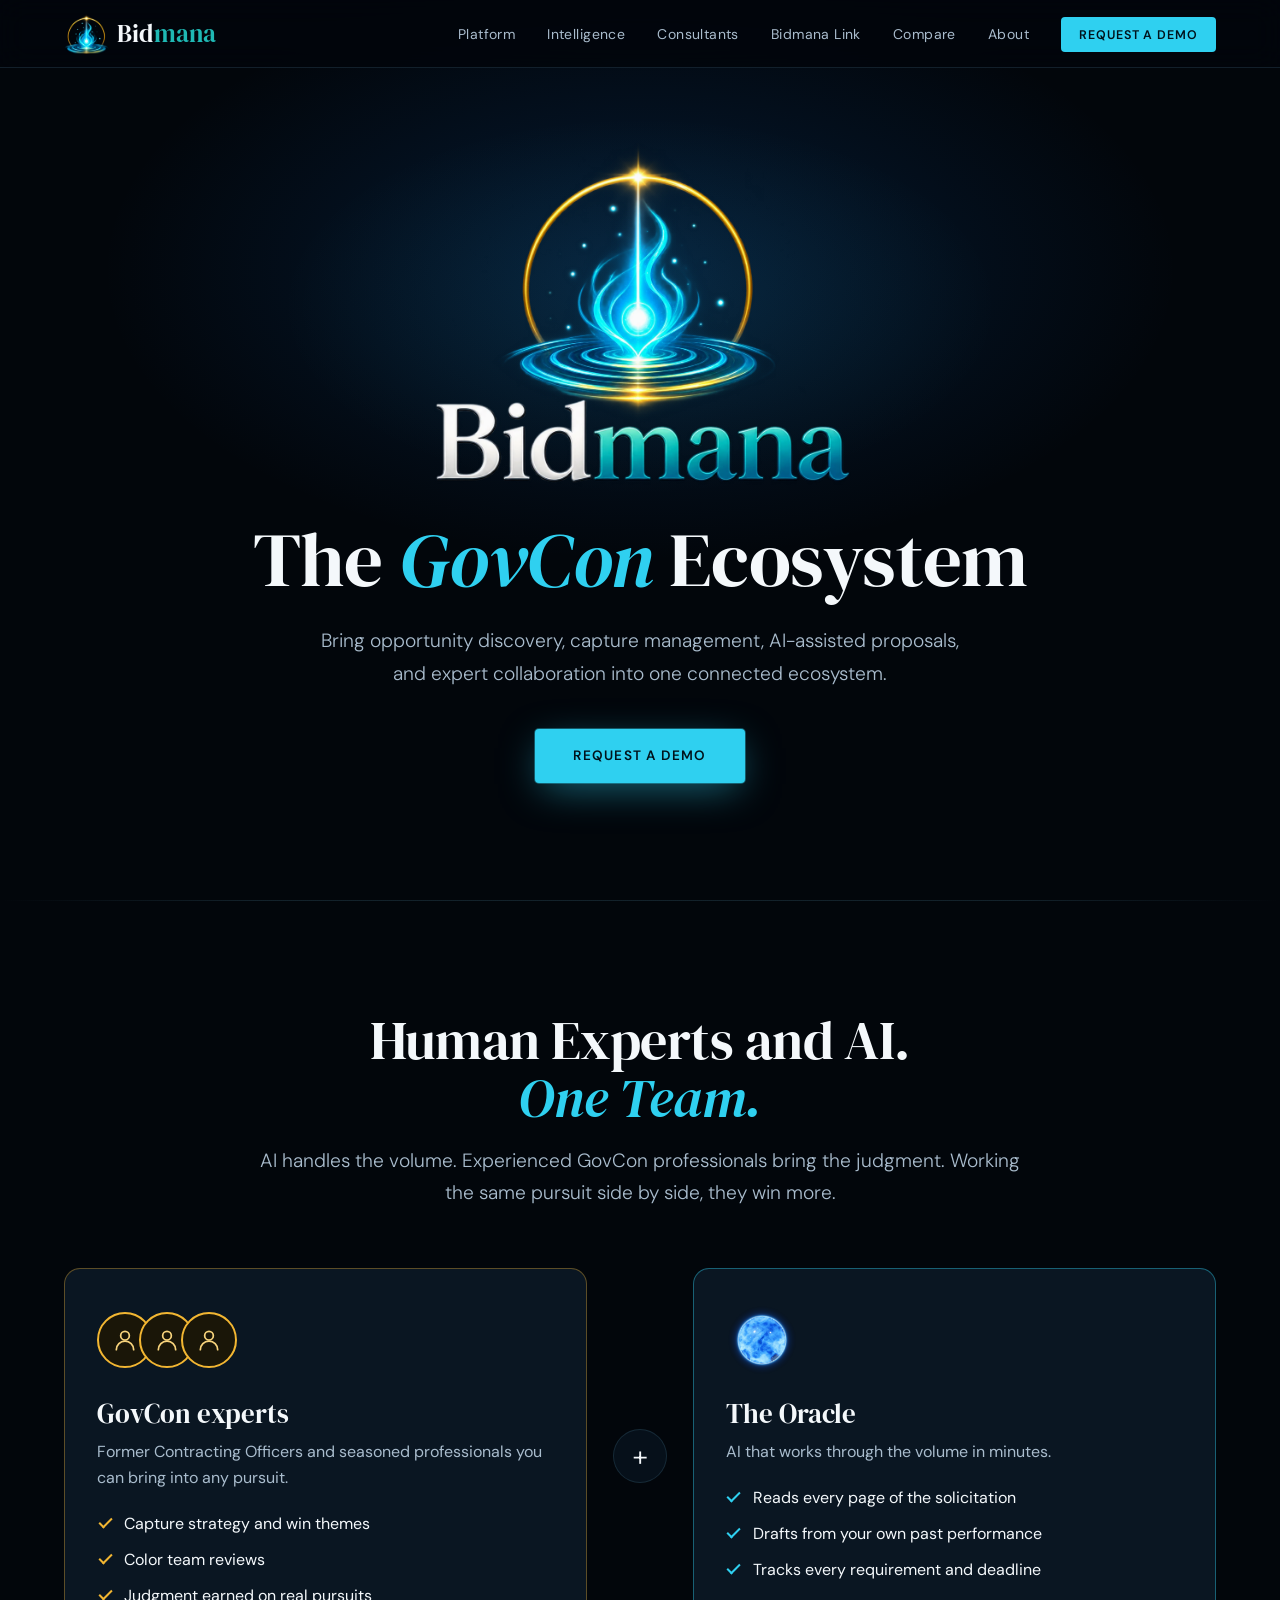
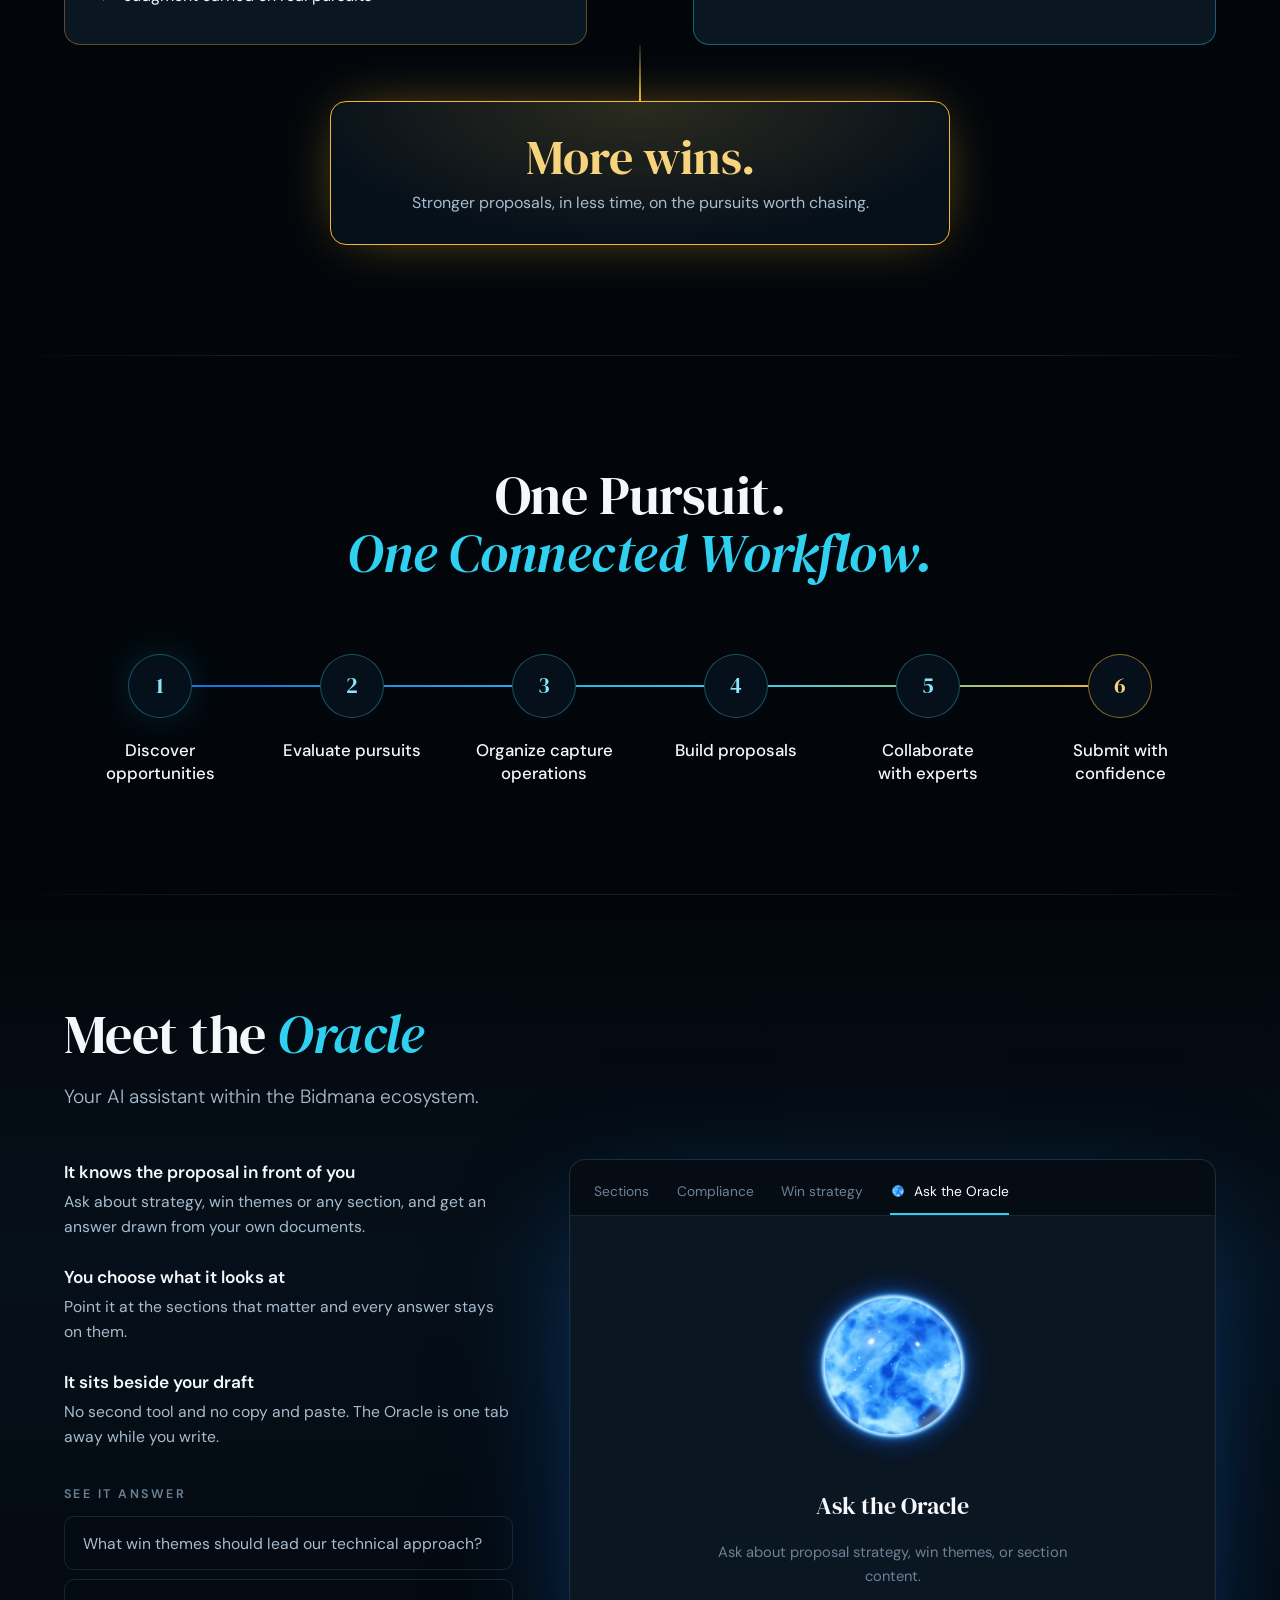
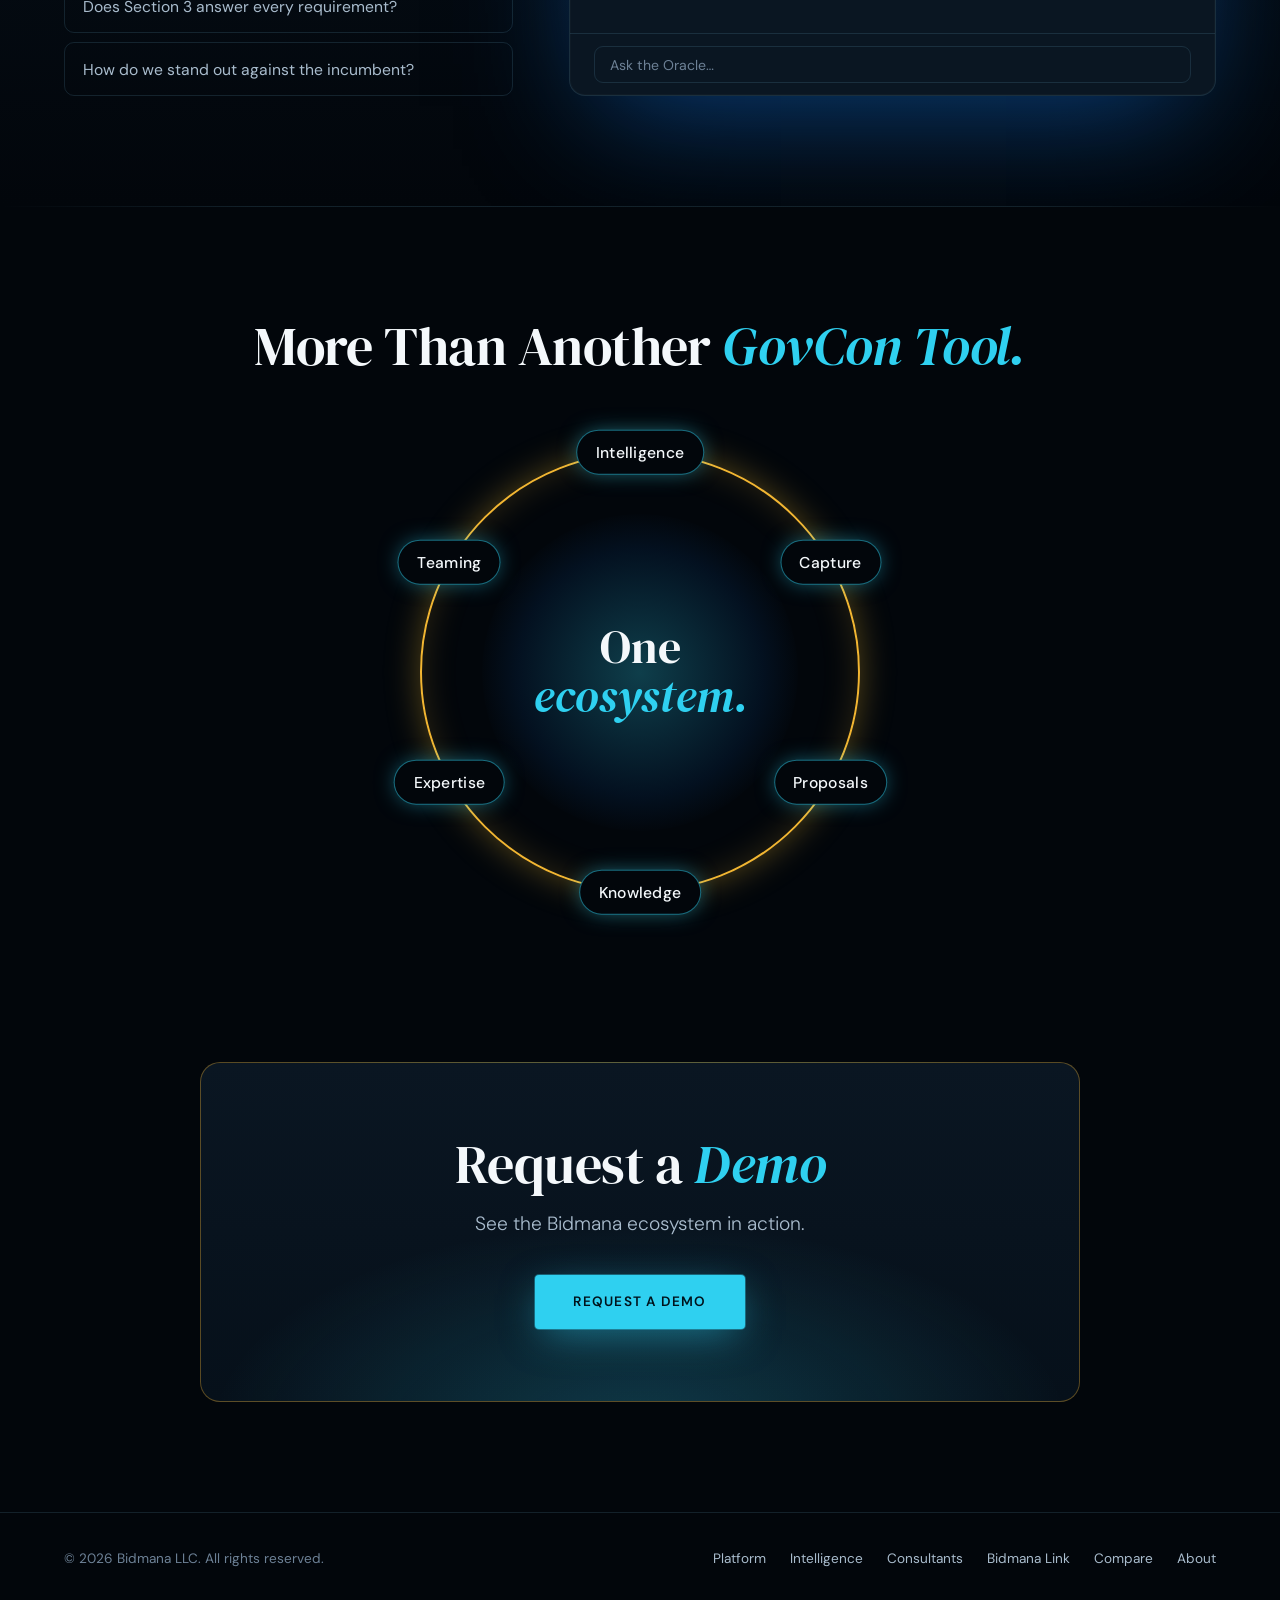
<file: index.html>
<!DOCTYPE html>
<html lang="en">
<head>
  <meta charset="UTF-8" />
  <meta name="viewport" content="width=device-width, initial-scale=1.0" />
  <title>Bidmana | The GovCon Ecosystem</title>
  <meta name="description" content="Bidmana modernizes government proposal operations through AI and expert consultation. Opportunities, capture, proposals, market intelligence, teaming, and GovCon consultants in one platform." />
  <link rel="canonical" href="https://bidmana.com/" />
  <link rel="icon" type="image/png" href="favicon-mana.png" />
  <link rel="preconnect" href="https://fonts.googleapis.com" />
  <link rel="preconnect" href="https://fonts.gstatic.com" crossorigin />
  <link href="https://fonts.googleapis.com/css2?family=DM+Serif+Display:ital@0;1&family=DM+Sans:ital,opsz,wght@0,9..40,300;0,9..40,400;0,9..40,500;0,9..40,600;1,9..40,300&display=swap" rel="stylesheet" />
  <style>
    *, *::before, *::after { box-sizing: border-box; margin: 0; padding: 0; }

    /* Colours are taken from the logo: the blue-black behind it, the cyan flame,
       the deep blue of the water, the gold ring, the teal of "mana". */
    :root {
      --ink:        #02060b;
      --ink-2:      #06101a;
      --panel:      #0a1622;
      --line:       rgba(120, 200, 235, 0.14);
      --cyan:       #2fd0f0;
      --cyan-soft:  #8be6fa;
      --blue:       #0f6fd8;
      --teal:       #1fb9b4;
      --gold:       #f2b632;
      --gold-soft:  #f7d37c;
      --text:       #f4f8fb;
      --text-2:     #a9bccd;
      --text-3:     #6d8196;
      --serif:      'DM Serif Display', Georgia, serif;
      --sans:       'DM Sans', system-ui, sans-serif;
    }

    html { scroll-behavior: smooth; scroll-padding-top: 80px; }

    body {
      font-family: var(--sans);
      background: var(--ink);
      color: var(--text);
      line-height: 1.6;
      overflow-x: hidden;
      -webkit-font-smoothing: antialiased;
    }

    a { color: inherit; }
    img { display: block; max-width: 100%; }

    /* ── NAV ── */
    nav {
      position: fixed; inset: 0 0 auto 0; z-index: 100;
      display: flex; align-items: center; justify-content: space-between;
      height: 68px; padding: 0 5%;
      background: rgba(2, 6, 11, 0.82);
      backdrop-filter: blur(14px);
      border-bottom: 1px solid var(--line);
    }
    .nav-logo {
      display: inline-flex; align-items: center; gap: 0.5rem;
      font-family: var(--serif); font-size: 1.55rem; letter-spacing: 0.01em;
      text-decoration: none;
    }
    .nav-logo img { height: 40px; width: auto; }
    .nav-logo .mana { color: var(--teal); }
    .nav-links { display: flex; align-items: center; gap: 2rem; list-style: none; }
    .nav-links a {
      color: var(--text-2); text-decoration: none; font-size: 0.875rem; letter-spacing: 0.03em;
      transition: color 0.2s;
    }
    .nav-links a:hover { color: var(--text); }
    .nav-links a.nav-cta {
      background: var(--cyan); color: #00131c; font-weight: 600; font-size: 0.78rem;
      letter-spacing: 0.07em; text-transform: uppercase;
      padding: 0.6rem 1.15rem; border-radius: 4px;
    }
    .nav-links a.nav-cta:hover { background: var(--cyan-soft); color: #00131c; }

    /* ── SHARED ── */
    section { position: relative; padding: 110px 5%; }
    .wrap { max-width: 1160px; margin: 0 auto; }
    .eyebrow {
      font-size: 0.78rem; font-weight: 600; letter-spacing: 0.28em; text-transform: uppercase;
      color: var(--gold);
    }
    h1, h2 { font-family: var(--serif); font-weight: 400; letter-spacing: -0.01em; line-height: 1.08; text-wrap: balance; }
    h2 { font-size: clamp(2.1rem, 4.2vw, 3.5rem); }
    h1 em, h2 em { font-style: italic; color: var(--cyan); }
    .lede { font-size: clamp(1.05rem, 1.5vw, 1.25rem); color: var(--text-2); font-weight: 300; line-height: 1.7; }
    .center { text-align: center; }
    .rule { height: 1px; background: linear-gradient(90deg, transparent, var(--line) 20%, var(--line) 80%, transparent); }

    .btn {
      display: inline-block; text-decoration: none;
      background: var(--cyan); color: #00131c;
      font-size: 0.85rem; font-weight: 600; letter-spacing: 0.09em; text-transform: uppercase;
      padding: 1rem 2.4rem; border-radius: 4px;
      box-shadow: 0 0 0 1px rgba(47, 208, 240, 0.35), 0 10px 40px -8px rgba(47, 208, 240, 0.55);
      transition: background 0.2s, transform 0.15s, box-shadow 0.2s;
    }
    .btn:hover { background: var(--cyan-soft); transform: translateY(-2px); box-shadow: 0 0 0 1px rgba(139, 230, 250, 0.5), 0 14px 46px -6px rgba(47, 208, 240, 0.7); }
    .btn:focus-visible, .nav-links a:focus-visible { outline: 2px solid var(--gold); outline-offset: 3px; }

    .js .reveal { opacity: 0; transform: translateY(22px); transition: opacity 0.8s ease, transform 0.8s ease; }
    .js .reveal.in { opacity: 1; transform: none; }

    /* ── HERO ── */
    .hero {
      min-height: 100vh; padding: 96px 5% 70px;
      display: flex; flex-direction: column; align-items: center; justify-content: center;
      text-align: center; overflow: hidden;
      background:
        radial-gradient(60% 46% at 50% 30%, rgba(15, 111, 216, 0.20), transparent 70%),
        radial-gradient(40% 30% at 50% 34%, rgba(47, 208, 240, 0.10), transparent 70%),
        var(--ink);
    }
    .hero-mark { position: relative; width: min(74vw, 470px); margin-bottom: 1.4rem; }
    .hero-mark img { position: relative; z-index: 1; width: 100%; height: auto; }
    /* Ripples leave the logo's own water line (about 60% down the image). */
    .ripples { position: absolute; left: 50%; top: 60%; width: 0; height: 0; z-index: 0; }
    .ripples i {
      position: absolute; left: 50%; top: 50%;
      width: 150vmax; height: 34vmax; margin: -17vmax 0 0 -75vmax;
      border-radius: 50%;
      border: 1px solid rgba(47, 208, 240, 0.55);
      opacity: 0; transform: scale(0.12);
      animation: ripple 9s linear infinite;
    }
    .ripples i:nth-child(2) { animation-delay: 3s; }
    .ripples i:nth-child(3) { animation-delay: 6s; border-color: rgba(242, 182, 50, 0.5); }
    @keyframes ripple {
      0%   { transform: scale(0.12); opacity: 0; }
      12%  { opacity: 0.55; }
      100% { transform: scale(1); opacity: 0; }
    }
    .hero .eyebrow { margin-bottom: 1.3rem; position: relative; }
    .hero h1 { font-size: clamp(2.5rem, 6vw, 5rem); margin-bottom: 1.5rem; position: relative; }
    .hero h1 span { display: block; }
    .hero .lede { max-width: 640px; margin: 0 auto 2.4rem; position: relative; }
    .hero .btn { position: relative; }

    /* ── WORKFLOW ── */
    .flow-head { max-width: 760px; margin: 0 auto 4.5rem; }
    .flow-head em { display: block; }
    .flow { position: relative; display: grid; grid-template-columns: repeat(6, 1fr); list-style: none; --dur: 10s; }
    .flow::before, .flow-fill, .flow-pulse { content: ''; position: absolute; top: 31px; }
    .flow::before { left: 8.333%; right: 8.333%; height: 2px; background: var(--line); }
    .flow-fill {
      left: 8.333%; right: 8.333%; height: 2px; transform-origin: left center;
      background: linear-gradient(90deg, var(--blue), var(--cyan) 60%, var(--gold));
      animation: fillX var(--dur) linear infinite;
    }
    .flow-pulse {
      left: 8.333%; width: 14px; height: 14px; margin: -6px 0 0 -7px; border-radius: 50%;
      background: #fff; box-shadow: 0 0 14px 5px rgba(47, 208, 240, 0.9), 0 0 44px 12px rgba(47, 208, 240, 0.4);
      animation: moveX var(--dur) linear infinite;
    }
    @keyframes fillX { 0% { clip-path: inset(0 100% 0 0); opacity: 1; } 80% { clip-path: inset(0); opacity: 1; } 94%, 100% { clip-path: inset(0); opacity: 0; } }
    @keyframes moveX { 0% { left: 8.333%; opacity: 1; } 80% { left: 91.667%; opacity: 1; } 86%, 100% { left: 91.667%; opacity: 0; } }

    .step { position: relative; z-index: 1; text-align: center; padding: 0 0.6rem; }
    .step-dot {
      width: 64px; height: 64px; margin: 0 auto 1.3rem; border-radius: 50%;
      display: grid; place-items: center;
      font-family: var(--serif); font-size: 1.35rem; color: var(--cyan-soft);
      background: var(--ink-2); border: 1px solid rgba(47, 208, 240, 0.35);
      animation: lit var(--dur) linear infinite; animation-delay: calc(var(--i) * var(--dur) * 0.16);
    }
    .step:last-child .step-dot { border-color: rgba(242, 182, 50, 0.55); color: var(--gold-soft); }
    @keyframes lit {
      0%   { box-shadow: 0 0 0 0 rgba(47, 208, 240, 0); background: var(--ink-2); }
      3%   { box-shadow: 0 0 0 6px rgba(47, 208, 240, 0.16), 0 0 34px 4px rgba(47, 208, 240, 0.6); background: #0d3350; }
      24%  { box-shadow: 0 0 0 0 rgba(47, 208, 240, 0); background: var(--ink-2); }
      100% { box-shadow: 0 0 0 0 rgba(47, 208, 240, 0); background: var(--ink-2); }
    }
    .step h3 { font-family: var(--sans); font-size: 1.05rem; font-weight: 500; line-height: 1.35; text-wrap: balance; }

    /* ── ORACLE ── */
    .oracle { background: linear-gradient(180deg, var(--ink), var(--ink-2) 40%, var(--ink)); overflow: hidden; }
    .oracle-head { margin-bottom: 2.8rem; }
    .oracle-grid { display: grid; grid-template-columns: minmax(0, 0.82fr) minmax(0, 1.18fr); gap: 3.5rem; align-items: stretch; }
    .oracle-left { display: flex; flex-direction: column; justify-content: space-between; gap: 2.2rem; }
    .oracle .eyebrow { margin-bottom: 1rem; }
    .oracle h2 { margin-bottom: 1.1rem; }
    .oracle .lede { margin-bottom: 0; }

    .caps { display: grid; gap: 1.5rem; }
        .cap h3 { font-family: var(--sans); font-size: 1.08rem; font-weight: 600; margin-bottom: 0.2rem; }
    .cap p { color: var(--text-2); font-size: 0.98rem; }

    .asks-label { font-size: 0.78rem; font-weight: 600; letter-spacing: 0.2em; text-transform: uppercase; color: var(--text-3); margin-bottom: 0.7rem; }
    .asks { display: grid; gap: 0.55rem; }
    .ask {
      position: relative; overflow: hidden; text-align: left; cursor: pointer;
      padding: 0.85rem 1.1rem; border-radius: 10px;
      font: inherit; font-size: 0.98rem; color: var(--text-2);
      background: transparent; border: 1px solid var(--line);
      transition: background 0.25s, border-color 0.25s, color 0.25s;
    }
    .ask:hover { border-color: rgba(47, 208, 240, 0.4); color: var(--text); }
    .ask:focus-visible { outline: 2px solid var(--gold); outline-offset: 3px; }
    .ask.on { background: rgba(47, 208, 240, 0.07); border-color: rgba(47, 208, 240, 0.55); color: var(--text); }
    .ask i { position: absolute; left: 0; bottom: 0; height: 2px; width: 100%; background: var(--cyan); transform: scaleX(0); transform-origin: left; }
    .ask.on i { animation: tick 7.5s linear forwards; }
    @keyframes tick { to { transform: scaleX(1); } }

    /* The orb: the same three layers the app uses. */
    .orb { position: relative; display: inline-block; flex: none; }
    .orb img { position: absolute; inset: 0; width: 100%; height: 100%; max-width: none; }
    .spin { animation: spin 60s linear infinite; }
    .spin.fast { animation-duration: 7s; }
    .pulse { animation: pulse 2s ease-in-out infinite; }
    @keyframes spin { to { transform: rotate(360deg); } }
    @keyframes pulse { 50% { opacity: 0.45; } }

    .mock {
      border-radius: 16px; overflow: hidden;
      background: var(--panel); border: 1px solid var(--line);
      box-shadow: 0 40px 120px -30px rgba(15, 111, 216, 0.55), 0 0 0 1px rgba(255, 255, 255, 0.02) inset;
    }
    .mock { display: flex; flex-direction: column; }
    .mock-tabs { display: flex; gap: 1.7rem; padding: 0.7rem 1.5rem 0; background: rgba(2, 6, 11, 0.6); border-bottom: 1px solid var(--line); overflow: hidden; }
    .mock-tab { display: flex; align-items: center; gap: 0.5rem; padding: 0.55rem 0 0.7rem; font-size: 0.86rem; color: var(--text-3); white-space: nowrap; border-bottom: 2px solid transparent; }
    .mock-tab.on { color: #fff; border-bottom-color: var(--cyan); }

    .mock-main { position: relative; flex: 1; min-height: 440px; display: flex; flex-direction: column; }
    .scene { position: absolute; inset: 0 0 62px 0; padding: 1.5rem; opacity: 0; visibility: hidden; transition: opacity 0.5s ease, visibility 0.5s; }
    .scene-idle { display: flex; flex-direction: column; align-items: center; justify-content: center; gap: 1rem; text-align: center; }
    .scene-idle h4 { font-family: var(--serif); font-weight: 400; font-size: 1.5rem; }
    .scene-idle p { color: var(--text-3); font-size: 0.92rem; max-width: 22rem; }
    .scene-chat { display: flex; flex-direction: column; gap: 1.1rem; }
    .mock[data-state="idle"] .scene-idle,
    .mock[data-state="thinking"] .scene-chat,
    .mock[data-state="responding"] .scene-chat { opacity: 1; visibility: visible; }

    .bubble { max-width: 84%; padding: 0.7rem 1rem; border-radius: 14px; font-size: 0.95rem; line-height: 1.5; }
    .bubble.me { align-self: flex-end; background: #12406b; color: #eaf6ff; border-bottom-right-radius: 4px; }
    .mock[data-state="thinking"] .bubble.me { animation: rise 0.4s ease both; }
    .bubble.it { background: rgba(255, 255, 255, 0.06); border: 1px solid var(--line); color: var(--text); border-bottom-left-radius: 4px; }
    .turn { display: none; align-items: flex-end; gap: 0.6rem; }
    .turn.think { flex-direction: column; align-items: center; gap: 0.7rem; margin-top: 1.2rem; color: var(--text-2); font-size: 0.9rem; }
    .mock[data-state="thinking"] .turn.think { display: flex; }
    .mock[data-state="responding"] .turn.answer { display: flex; animation: rise 0.5s ease both; }
    @keyframes rise { from { opacity: 0; transform: translateY(8px); } }
    .dots::after { content: ''; animation: dots 1.4s steps(4, end) infinite; }
    @keyframes dots { 0% { content: ''; } 25% { content: '.'; } 50% { content: '..'; } 75% { content: '...'; } }

    .composer { margin-top: auto; height: 62px; padding: 0.75rem 1.5rem; border-top: 1px solid var(--line); display: flex; }
    .composer div { flex: 1; display: flex; align-items: center; padding: 0 0.9rem; border-radius: 9px; border: 1px solid var(--line); color: var(--text-3); font-size: 0.88rem; }

    /* ── EXPERTS + AI ── */
    .team-head { max-width: 780px; margin: 0 auto 3.6rem; }
    .team-head h2 { margin-bottom: 1.1rem; }
    .team-head em { display: block; }
    .duo { display: grid; grid-template-columns: 1fr auto 1fr; align-items: stretch; gap: 1.6rem; }
    .side { padding: 2.2rem 2rem; border-radius: 16px; background: var(--panel); border: 1px solid var(--line); text-align: left; }
    .side.human { border-color: rgba(242, 182, 50, 0.35); }
    .side.ai { border-color: rgba(47, 208, 240, 0.4); }
    .side-top { display: flex; align-items: center; gap: 1rem; height: 72px; margin-bottom: 1.4rem; }
    .people { display: flex; }
    .people span {
      width: 56px; height: 56px; border-radius: 50%; display: grid; place-items: center;
      background: #1a1608; border: 2px solid var(--gold); margin-left: -14px;
    }
    .people span:first-child { margin-left: 0; }
    .people svg { width: 26px; height: 26px; fill: none; stroke: var(--gold-soft); stroke-width: 1.6; stroke-linecap: round; stroke-linejoin: round; }
    .side h3 { font-family: var(--serif); font-weight: 400; font-size: 1.7rem; line-height: 1.15; margin-bottom: 0.6rem; }
    .side > p { color: var(--text-2); margin-bottom: 1.3rem; }
    .side ul { list-style: none; display: grid; gap: 0.65rem; }
    .side li { position: relative; padding-left: 1.7rem; }
    .side li::before { content: ''; position: absolute; left: 0.1rem; top: 0.42em; width: 0.8rem; height: 0.42rem; border-left: 2px solid; border-bottom: 2px solid; transform: rotate(-45deg); }
    .side.human li::before { color: var(--gold); }
    .side.ai li::before { color: var(--cyan); }
    .plus {
      align-self: center; width: 54px; height: 54px; border-radius: 50%; display: grid; place-items: center;
      font-size: 1.8rem; font-weight: 300; line-height: 1; color: var(--text);
      background: var(--ink-2); border: 1px solid var(--line);
    }
    .join { width: 2px; height: 56px; margin: 0 auto; background: linear-gradient(180deg, var(--line), var(--gold)); }
    .wins {
      max-width: 620px; margin: 0 auto; padding: 1.8rem 2rem; border-radius: 16px; text-align: center;
      border: 1px solid var(--gold);
      background: radial-gradient(80% 140% at 50% 0%, rgba(242, 182, 50, 0.16), transparent 70%), var(--ink-2);
      box-shadow: 0 0 60px -18px rgba(242, 182, 50, 0.6);
    }
    .wins strong { display: block; font-family: var(--serif); font-weight: 400; font-size: clamp(2rem, 4vw, 3rem); line-height: 1.1; color: var(--gold-soft); margin-bottom: 0.4rem; }
    .wins p { color: var(--text-2); }

    /* ── ECOSYSTEM ── */
    .eco { overflow: hidden; }
    .eco h2 { margin-bottom: 4.8rem; }
    .ring { position: relative; width: min(64vw, 440px); aspect-ratio: 1; margin: 0 auto; }
    .ring::before {
      content: ''; position: absolute; inset: 0; border-radius: 50%;
      border: 2px solid var(--gold);
      box-shadow: 0 0 34px rgba(242, 182, 50, 0.35), inset 0 0 34px rgba(242, 182, 50, 0.18);
    }
    .ring::after {
      content: ''; position: absolute; inset: 14%; border-radius: 50%;
      background: radial-gradient(circle, rgba(47, 208, 240, 0.28), rgba(15, 111, 216, 0.10) 55%, transparent 72%);
    }
    .orbit { position: absolute; inset: 0; list-style: none; animation: spin 90s linear infinite; }
    .orbit li { position: absolute; left: var(--x); top: var(--y); translate: -50% -50%; animation: unspin 90s linear infinite; }
    @keyframes unspin { to { rotate: -360deg; } }
    .orbit span {
      display: block; padding: 0.55rem 1.15rem; border-radius: 999px; white-space: nowrap;
      font-size: 0.98rem; font-weight: 500; letter-spacing: 0.02em;
      background: var(--ink); border: 1px solid rgba(47, 208, 240, 0.5);
      box-shadow: 0 0 22px -4px rgba(47, 208, 240, 0.55);
    }
    .ring-core { position: absolute; inset: 0; z-index: 1; display: grid; place-items: center; text-align: center; }
    .ring-core p { font-family: var(--serif); font-size: clamp(1.7rem, 4.4vw, 2.9rem); line-height: 1.05; }
    .ring-core em { display: block; font-style: italic; color: var(--cyan); }

    /* ── DEMO ── */
    .demo { padding-top: 60px; }
    .demo-card {
      max-width: 880px; margin: 0 auto; padding: 4.5rem 2rem; text-align: center; border-radius: 20px;
      border: 1px solid rgba(242, 182, 50, 0.35);
      background:
        radial-gradient(70% 90% at 50% 110%, rgba(47, 208, 240, 0.22), transparent 70%),
        linear-gradient(180deg, var(--panel), var(--ink-2));
    }
    .demo-card h2 { margin-bottom: 0.9rem; }
    .demo-card .lede { margin-bottom: 2.2rem; }

    footer { padding: 2.2rem 5% 4.5rem; border-top: 1px solid var(--line); color: var(--text-3); font-size: 0.85rem; }
    .foot { max-width: 1160px; margin: 0 auto; display: flex; flex-wrap: wrap; gap: 1rem 2rem; align-items: center; justify-content: space-between; }
    .foot ul { display: flex; flex-wrap: wrap; gap: 1.5rem; list-style: none; }
    .foot a { color: var(--text-2); text-decoration: none; }
    .foot a:hover { color: var(--text); }


    /* ── SMALLER SCREENS ── */
    @media (max-width: 980px) {
      .nav-links li:not(:last-child) { display: none; }
      .oracle-grid { grid-template-columns: 1fr; gap: 3rem; }
    }
    @media (max-width: 760px) {
      section { padding: 80px 16px; }
      .hero { padding: 90px 16px 60px; }
      .flow-head { margin-bottom: 3rem; }
      .flow { grid-template-columns: 1fr; gap: 1.6rem; max-width: 340px; margin: 0 auto; }
      .flow::before, .flow-fill { left: 27px; right: auto; top: 28px; bottom: 28px; width: 2px; height: auto; }
      .flow-fill { transform-origin: center top; background: linear-gradient(180deg, var(--blue), var(--cyan) 60%, var(--gold)); animation-name: fillY; }
      .flow-pulse { left: 28px; top: 28px; animation-name: moveY; }
      @keyframes fillY { 0% { clip-path: inset(0 0 100% 0); opacity: 1; } 80% { clip-path: inset(0); opacity: 1; } 94%, 100% { clip-path: inset(0); opacity: 0; } }
      @keyframes moveY { 0% { top: 28px; opacity: 1; } 80% { top: calc(100% - 28px); opacity: 1; } 86%, 100% { top: calc(100% - 28px); opacity: 0; } }
      .step { display: flex; align-items: center; gap: 1.1rem; text-align: left; padding: 0; }
      .step-dot { width: 56px; height: 56px; margin: 0; flex: none; }
      .mock-tab:nth-child(2), .mock-tab:nth-child(3) { display: none; }
      .mock-main { min-height: 470px; }
      .team-head { margin-bottom: 2.6rem; }
      .duo { grid-template-columns: 1fr; gap: 1rem; }
      .side { padding: 1.7rem 1.4rem; }
      .plus { justify-self: center; }
      .join { height: 36px; }
      .eco h2 { margin-bottom: 3.6rem; }
      .ring { width: min(60vw, 300px); }
      .orbit span { font-size: 0.8rem; padding: 0.4rem 0.75rem; }
      .demo-card { padding: 3.2rem 1.25rem; }
    }

    @media (prefers-reduced-motion: reduce) {
      *, *::before, *::after { animation: none !important; transition: none !important; }
      .js .reveal { opacity: 1; transform: none; }
      .flow-pulse { display: none; }
      html { scroll-behavior: auto; }
    }
  </style>
</head>
<body>

  <nav>
    <a href="#top" class="nav-logo"><img src="assets/emblem.webp" alt="" /><span>Bid<span class="mana">mana</span></span></a>
    <ul class="nav-links">
      <li><a href="platform">Platform</a></li>
      <li><a href="intelligence">Intelligence</a></li>
      <li><a href="consultants">Consultants</a></li>
      <li><a href="link">Bidmana Link</a></li>
      <li><a href="compare">Compare</a></li>
      <li><a href="about">About</a></li>
      <li><a href="#request-a-demo" class="nav-cta">Request a Demo</a></li>
    </ul>
  </nav>

  <main id="top">

    <!-- HERO -->
    <section class="hero">
      <div class="hero-mark">
        <div class="ripples" aria-hidden="true"><i></i><i></i><i></i></div>
        <img src="assets/logo.webp" alt="Bidmana" width="1100" height="825" />
      </div>
      <h1>The <em>GovCon</em> Ecosystem</h1>
      <p class="lede">Bring opportunity discovery, capture management, AI-assisted proposals, and expert collaboration into one connected ecosystem.</p>
      <a href="#request-a-demo" class="btn">Request a Demo</a>
    </section>

    <div class="rule"></div>

    <!-- EXPERTS + AI -->
    <section class="center" id="team">
      <div class="wrap">
        <div class="team-head reveal">
          <h2>Human Experts and AI. <em>One Team.</em></h2>
          <p class="lede">AI handles the volume. Experienced GovCon professionals bring the judgment. Working the same pursuit side by side, they win more.</p>
        </div>
        <div class="duo reveal">
          <div class="side human">
            <div class="side-top">
              <div class="people" aria-hidden="true">
                <span><svg viewBox="0 0 24 24"><circle cx="12" cy="8" r="4"/><path d="M4 21a8 8 0 0 1 16 0"/></svg></span>
                <span><svg viewBox="0 0 24 24"><circle cx="12" cy="8" r="4"/><path d="M4 21a8 8 0 0 1 16 0"/></svg></span>
                <span><svg viewBox="0 0 24 24"><circle cx="12" cy="8" r="4"/><path d="M4 21a8 8 0 0 1 16 0"/></svg></span>
              </div>
            </div>
            <h3>GovCon experts</h3>
            <p>Former Contracting Officers and seasoned professionals you can bring into any pursuit.</p>
            <ul>
              <li>Capture strategy and win themes</li>
              <li>Color team reviews</li>
              <li>Judgment earned on real pursuits</li>
            </ul>
          </div>
          <div class="plus" aria-hidden="true">+</div>
          <div class="side ai">
            <div class="side-top">
              <span class="orb" style="width:72px;height:72px" aria-hidden="true"><img src="assets/orb-halo.webp" alt=""><img src="assets/orb-plasma.webp" class="spin" alt=""><img src="assets/orb-glass.webp" alt=""></span>
            </div>
            <h3>The Oracle</h3>
            <p>AI that works through the volume in minutes.</p>
            <ul>
              <li>Reads every page of the solicitation</li>
              <li>Drafts from your own past performance</li>
              <li>Tracks every requirement and deadline</li>
            </ul>
          </div>
        </div>
        <div class="join reveal" aria-hidden="true"></div>
        <div class="wins reveal">
          <strong>More wins.</strong>
          <p>Stronger proposals, in less time, on the pursuits worth chasing.</p>
        </div>
      </div>
    </section>

    <div class="rule"></div>

    <!-- WORKFLOW -->
    <section id="workflow">
      <div class="wrap">
        <div class="flow-head center reveal">
          <h2>One Pursuit. <em>One Connected Workflow.</em></h2>
        </div>
        <ol class="flow reveal">
          <span class="flow-fill" aria-hidden="true"></span>
          <span class="flow-pulse" aria-hidden="true"></span>
          <li class="step" style="--i:0"><div class="step-dot">1</div><h3>Discover opportunities</h3></li>
          <li class="step" style="--i:1"><div class="step-dot">2</div><h3>Evaluate pursuits</h3></li>
          <li class="step" style="--i:2"><div class="step-dot">3</div><h3>Organize capture operations</h3></li>
          <li class="step" style="--i:3"><div class="step-dot">4</div><h3>Build proposals</h3></li>
          <li class="step" style="--i:4"><div class="step-dot">5</div><h3>Collaborate with experts</h3></li>
          <li class="step" style="--i:5"><div class="step-dot">6</div><h3>Submit with confidence</h3></li>
        </ol>
      </div>
    </section>

    <div class="rule"></div>

    <!-- ORACLE -->
    <section class="oracle" id="oracle">
      <div class="wrap">
        <div class="oracle-head reveal">
          <h2>Meet the <em>Oracle</em></h2>
          <p class="lede">Your AI assistant within the Bidmana ecosystem.</p>
        </div>
        <div class="oracle-grid">
        <div class="oracle-left reveal">
          <div class="caps">
            <div class="cap">
              <h3>It knows the proposal in front of you</h3>
              <p>Ask about strategy, win themes or any section, and get an answer drawn from your own documents.</p>
            </div>
            <div class="cap">
              <h3>You choose what it looks at</h3>
              <p>Point it at the sections that matter and every answer stays on them.</p>
            </div>
            <div class="cap">
              <h3>It sits beside your draft</h3>
              <p>No second tool and no copy and paste. The Oracle is one tab away while you write.</p>
            </div>
          </div>
          <div>
          <p class="asks-label">See it answer</p>
          <div class="asks">
            <button class="ask" aria-pressed="false" data-a="Lead with three: a transition with no gap in service, your record on similar modernization work, and key personnel who are already cleared. Each one maps to an evaluation factor."><span>What win themes should lead our technical approach?</span><i></i></button>
            <button class="ask" aria-pressed="false" data-a="Almost. Two requirements have no response yet: the staffing plan and the quality control approach. Everything else in the section is covered."><span>Does Section 3 answer every requirement?</span><i></i></button>
            <button class="ask" aria-pressed="false" data-a="Stress what an incumbent cannot claim: a fresh team, a lower-risk transition plan, and measured results from your two most similar contracts."><span>How do we stand out against the incumbent?</span><i></i></button>
          </div>
          </div>
        </div>

        <div class="mock reveal" data-state="idle" aria-hidden="true">
          <div class="mock-tabs">
            <div class="mock-tab">Sections</div>
            <div class="mock-tab">Compliance</div>
            <div class="mock-tab">Win strategy</div>
            <div class="mock-tab on"><span class="orb" style="width:16px;height:16px"><img src="assets/orb-halo.webp" alt=""><img src="assets/orb-plasma.webp" alt=""><img src="assets/orb-glass.webp" alt=""></span>Ask the Oracle</div>
          </div>
          <div class="mock-main">
            <div class="scene scene-idle">
              <span class="orb" style="width:210px;height:210px"><img src="assets/orb-halo.webp" alt=""><img src="assets/orb-plasma.webp" class="spin" alt=""><img src="assets/orb-glass.webp" alt=""></span>
              <h4>Ask the Oracle</h4>
              <p>Ask about proposal strategy, win themes, or section content.</p>
            </div>
            <div class="scene scene-chat">
              <div class="bubble me"></div>
              <div class="turn think">
                <span class="orb" style="width:120px;height:120px"><img src="assets/orb-halo.webp" class="pulse" alt=""><img src="assets/orb-plasma.webp" class="spin fast" alt=""><img src="assets/orb-glass.webp" alt=""></span>
                <span>Thinking<span class="dots"></span></span>
              </div>
              <div class="turn answer">
                <span class="orb" style="width:40px;height:40px"><img src="assets/orb-halo.webp" alt=""><img src="assets/orb-plasma.webp" alt=""><img src="assets/orb-glass.webp" alt=""></span>
                <div class="bubble it"></div>
              </div>
            </div>
            <div class="composer"><div>Ask the Oracle…</div></div>
          </div>
        </div>
        </div>
      </div>
    </section>

    <div class="rule"></div>

    <!-- ECOSYSTEM -->
    <section class="eco center" id="ecosystem">
      <div class="wrap">
        <h2 class="reveal">More Than Another <em>GovCon Tool.</em></h2>
        <div class="ring reveal">
          <ul class="orbit">
            <li style="--x:50%;--y:0%"><span>Intelligence</span></li>
            <li style="--x:93.3%;--y:25%"><span>Capture</span></li>
            <li style="--x:93.3%;--y:75%"><span>Proposals</span></li>
            <li style="--x:50%;--y:100%"><span>Knowledge</span></li>
            <li style="--x:6.7%;--y:75%"><span>Expertise</span></li>
            <li style="--x:6.7%;--y:25%"><span>Teaming</span></li>
          </ul>
          <div class="ring-core"><p>One <em>ecosystem.</em></p></div>
        </div>
      </div>
    </section>

    <!-- DEMO -->
    <section class="demo" id="request-a-demo">
      <div class="demo-card reveal">
        <h2>Request a <em>Demo</em></h2>
        <p class="lede">See the Bidmana ecosystem in action.</p>
        <a href="mailto:contact_us@bidmana.com" class="btn">Request a Demo</a>
      </div>
    </section>
  </main>

  <footer>
    <div class="foot">
      <span>© 2026 Bidmana LLC. All rights reserved.</span>
      <ul>
        <li><a href="platform">Platform</a></li>
        <li><a href="intelligence">Intelligence</a></li>
        <li><a href="consultants">Consultants</a></li>
        <li><a href="link">Bidmana Link</a></li>
        <li><a href="compare">Compare</a></li>
        <li><a href="about">About</a></li>
      </ul>
    </div>
  </footer>



  <script>
    (function () {
      document.documentElement.classList.add('js');

      // Reveal on scroll
      var items = document.querySelectorAll('.reveal');
      if ('IntersectionObserver' in window) {
        var io = new IntersectionObserver(function (entries) {
          entries.forEach(function (e) { if (e.isIntersecting) { e.target.classList.add('in'); io.unobserve(e.target); } });
        }, { threshold: 0.15 });
        items.forEach(function (el) { io.observe(el); });
      } else {
        items.forEach(function (el) { el.classList.add('in'); });
      }

      // The Oracle mock: the orb waits, then each question plays (asked, thinking, answered).
      // A click on a question plays that one.
      var mock = document.querySelector('.mock');
      var asks = Array.prototype.slice.call(document.querySelectorAll('.ask'));
      var qEl = mock.querySelector('.bubble.me'), aEl = mock.querySelector('.bubble.it');
      var THINK = 1900, READ = 5600, timers = [], at = 0;
      var still = window.matchMedia('(prefers-reduced-motion: reduce)').matches;

      function later(fn, ms) { timers.push(setTimeout(fn, ms)); }

      function play(i) {
        timers.forEach(clearTimeout); timers = [];
        at = i;
        asks.forEach(function (b, n) {
          b.classList.remove('on');
          b.setAttribute('aria-pressed', n === i ? 'true' : 'false');
        });
        void asks[i].offsetWidth; // restart the progress line
        asks[i].classList.add('on');
        qEl.textContent = asks[i].querySelector('span').textContent;
        aEl.textContent = asks[i].dataset.a;
        if (still) { mock.dataset.state = 'responding'; return; }
        mock.dataset.state = 'idle';
        void mock.offsetWidth;
        mock.dataset.state = 'thinking';
        later(function () { mock.dataset.state = 'responding'; }, THINK);
        later(function () { play((at + 1) % asks.length); }, THINK + READ);
      }
      asks.forEach(function (b, i) { b.addEventListener('click', function () { play(i); }); });
      if (still) play(0); else later(function () { play(0); }, 2600);
    })();
  </script>
</body>
</html>
</file>
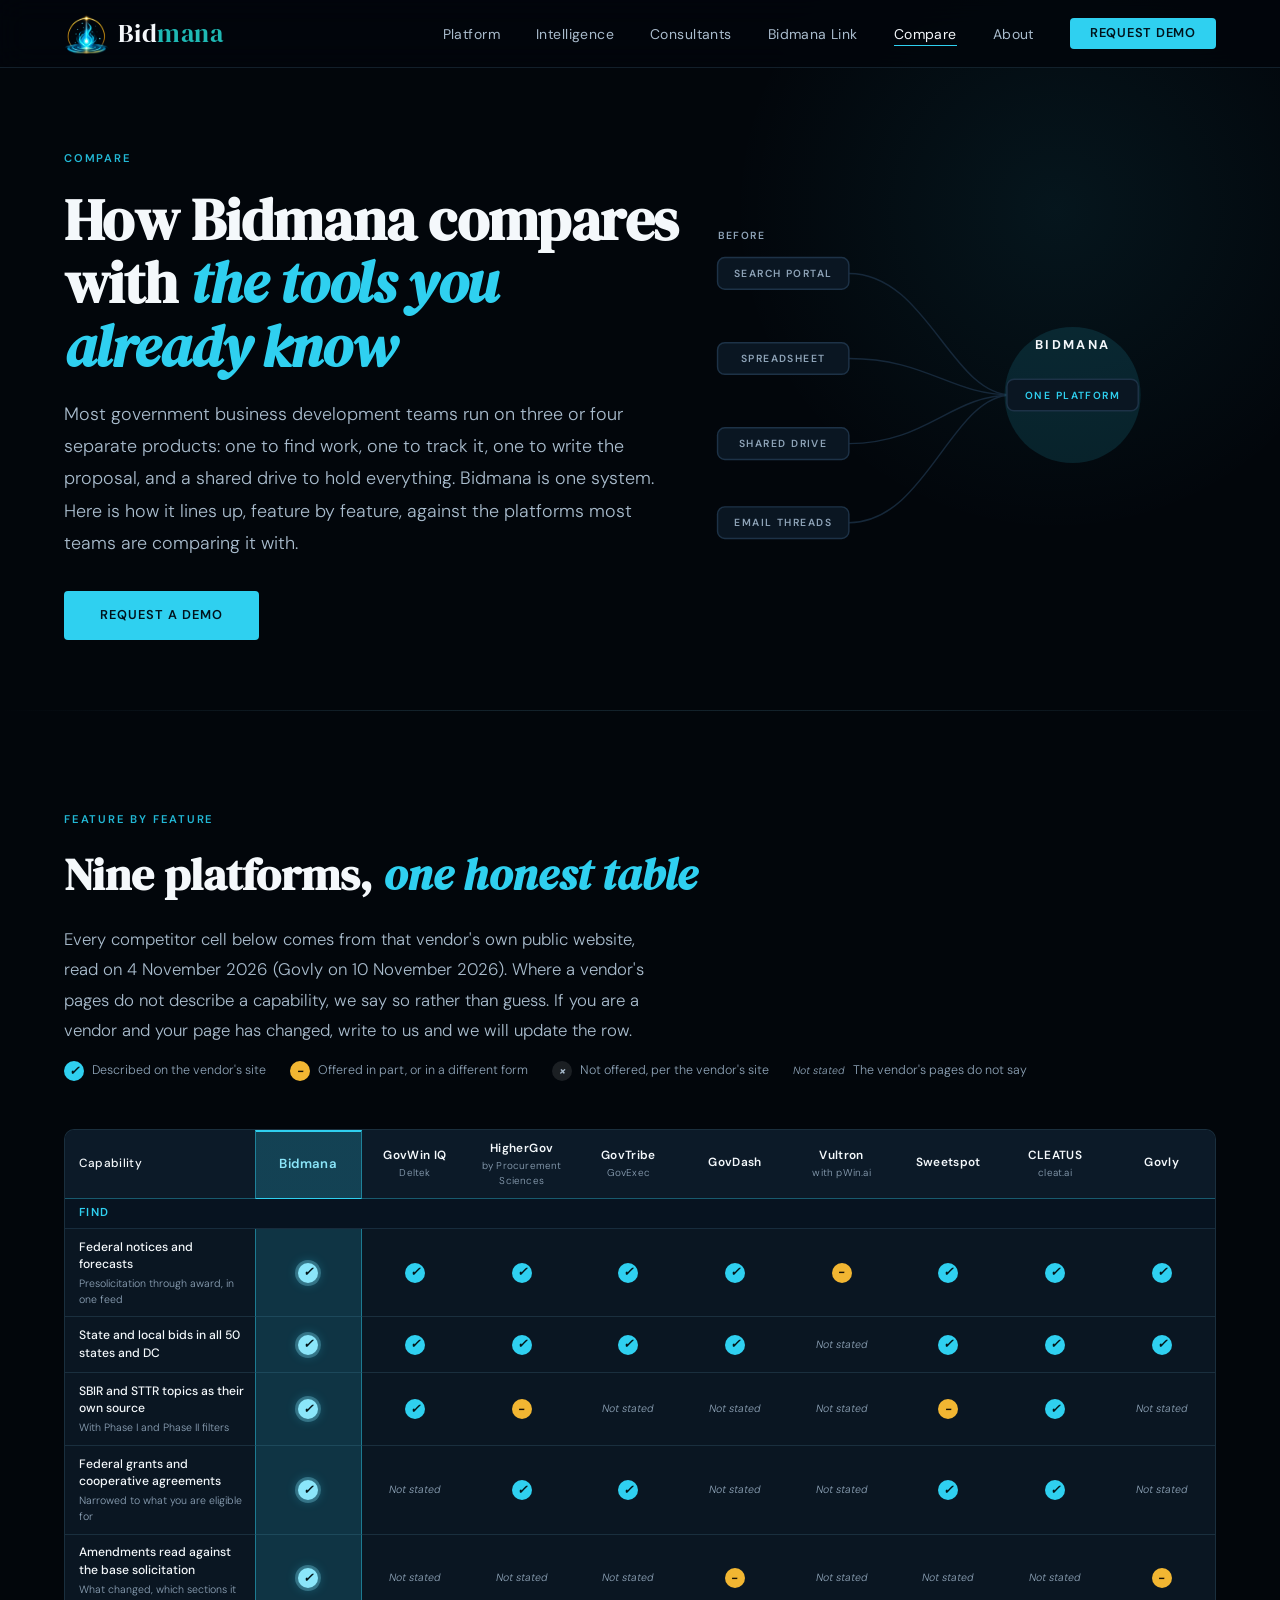
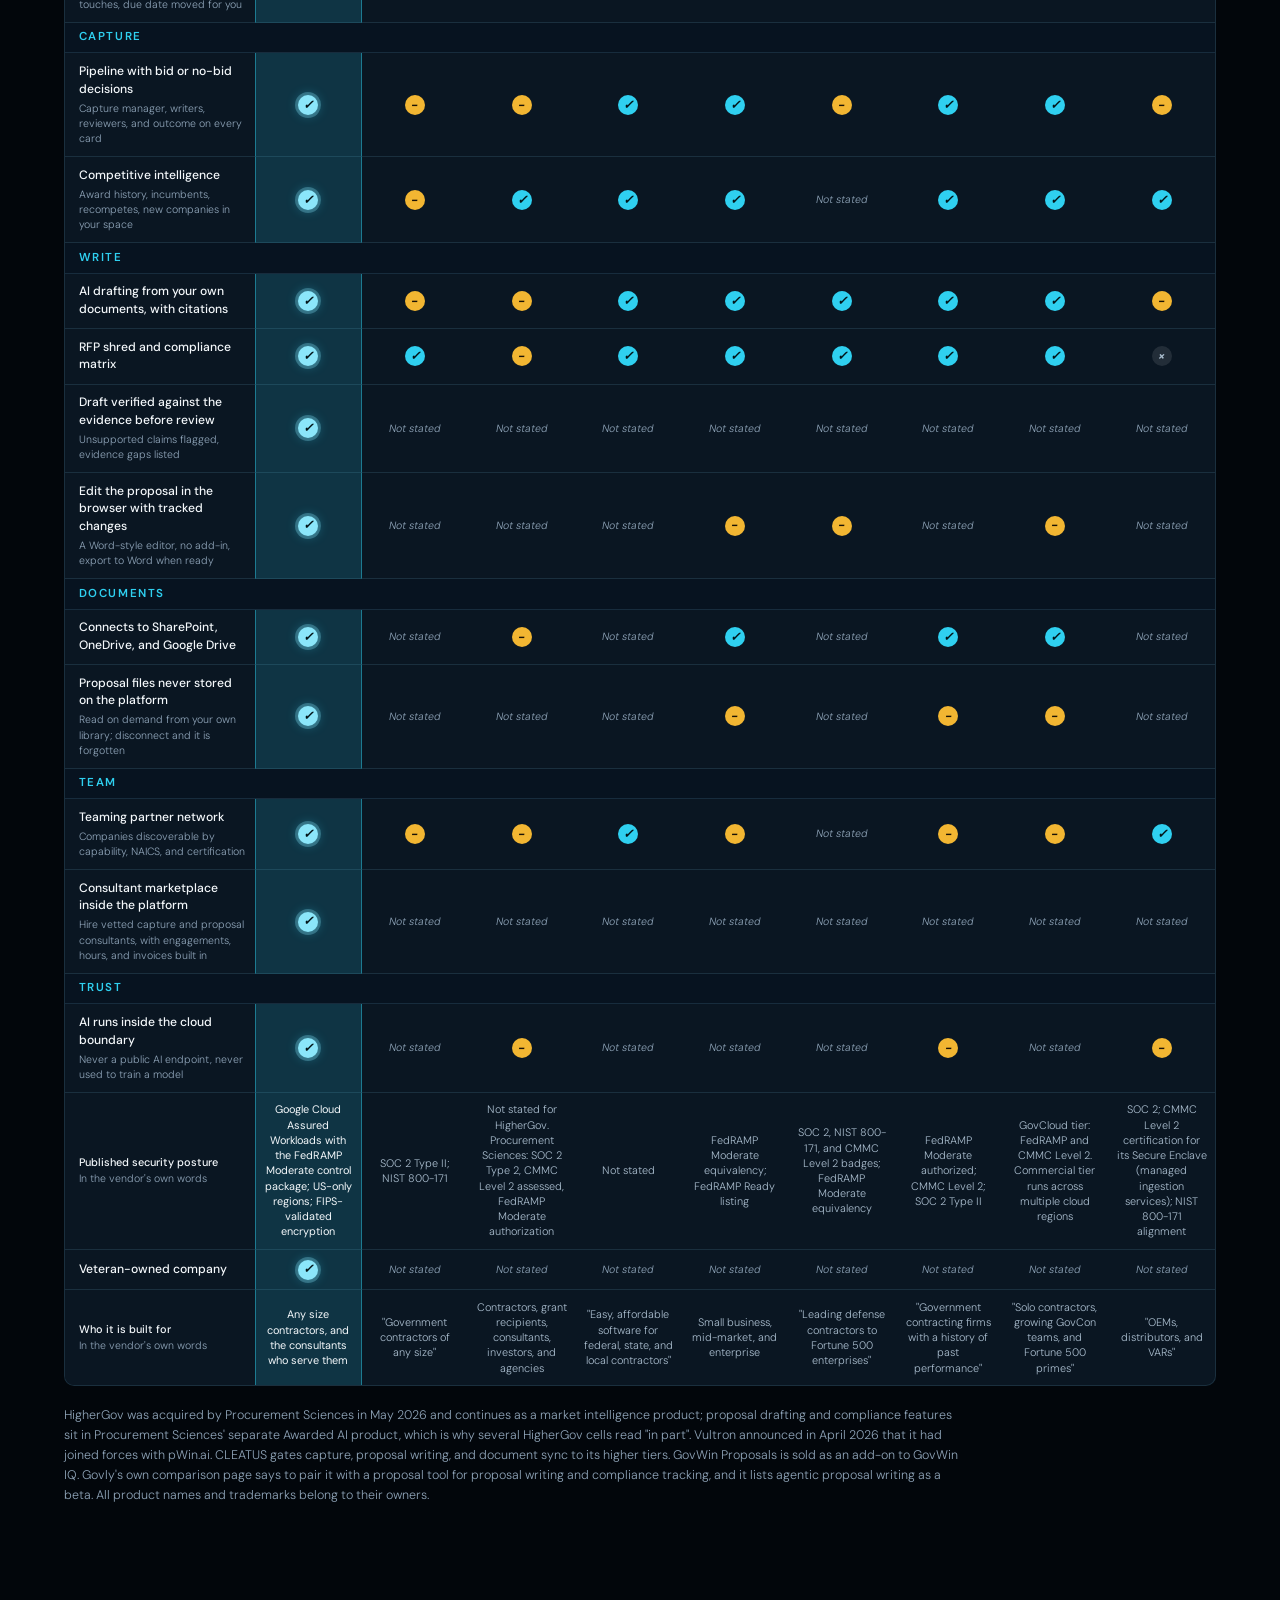
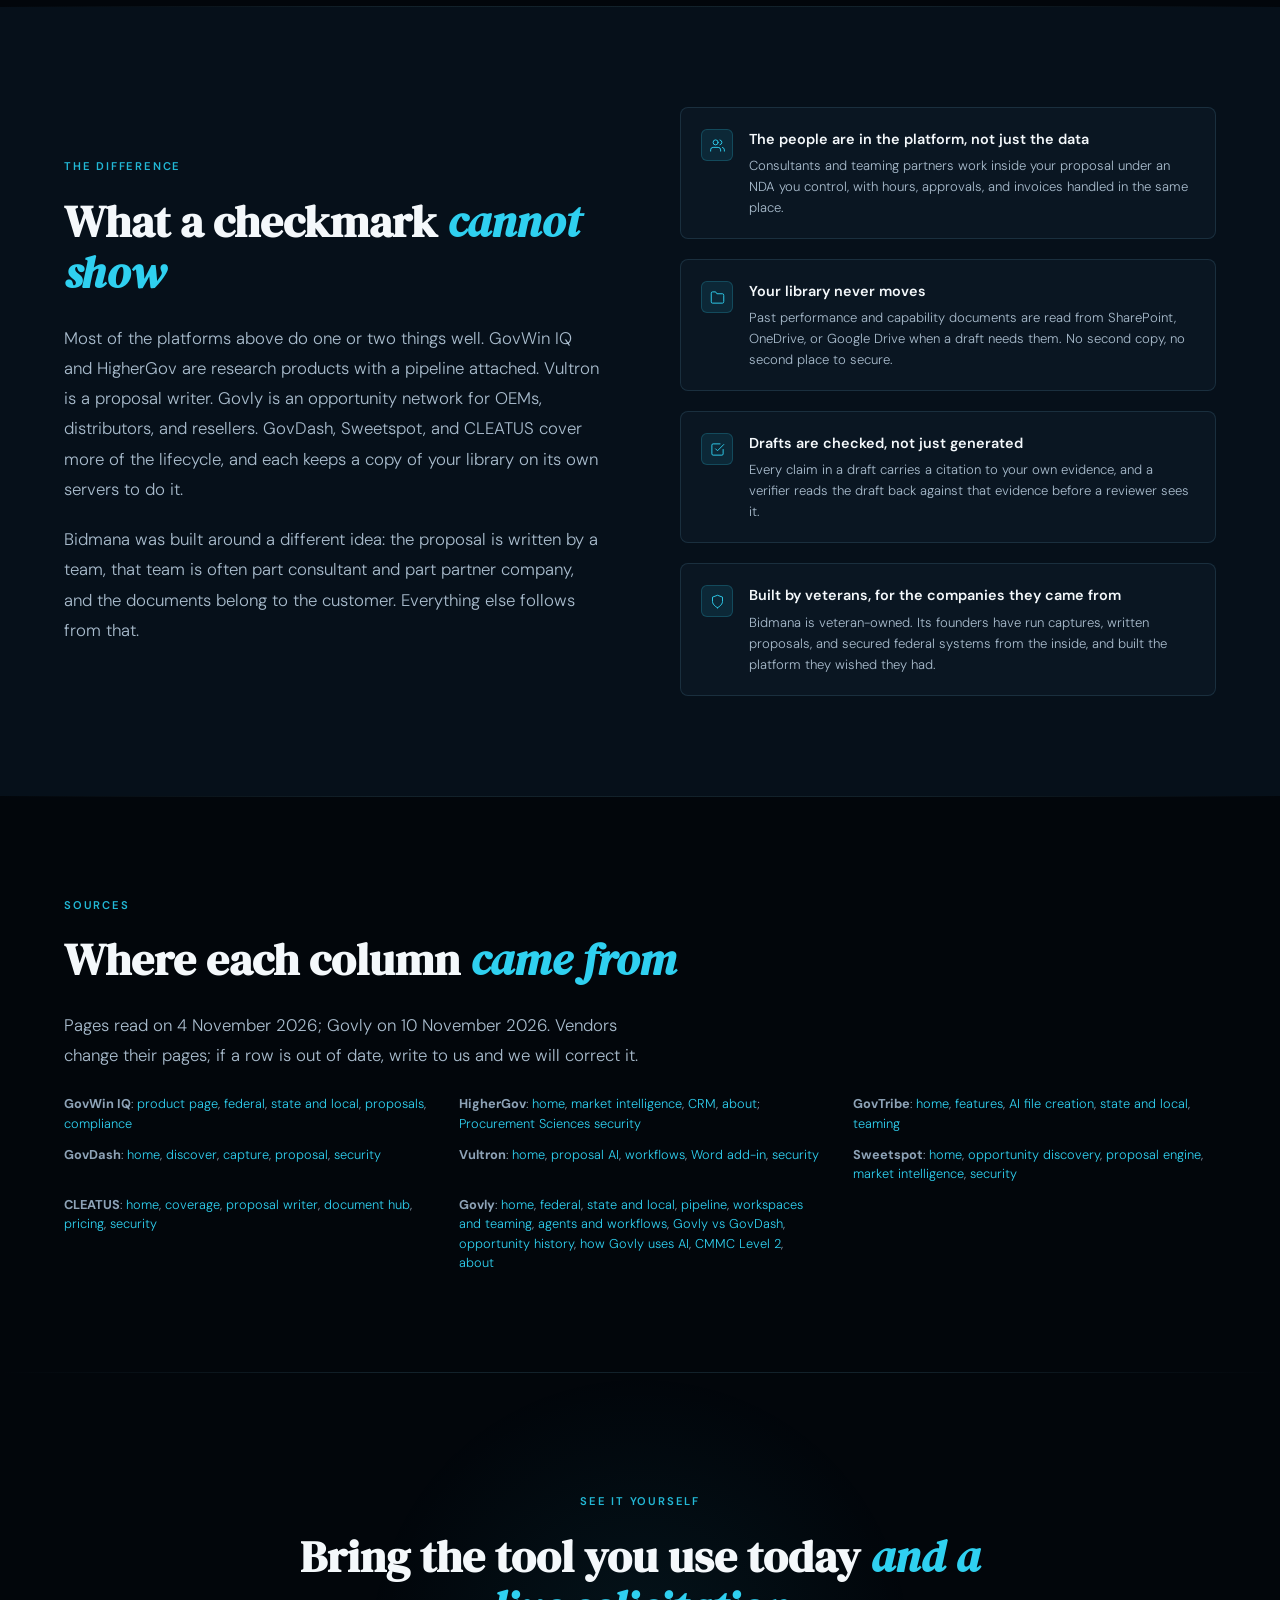
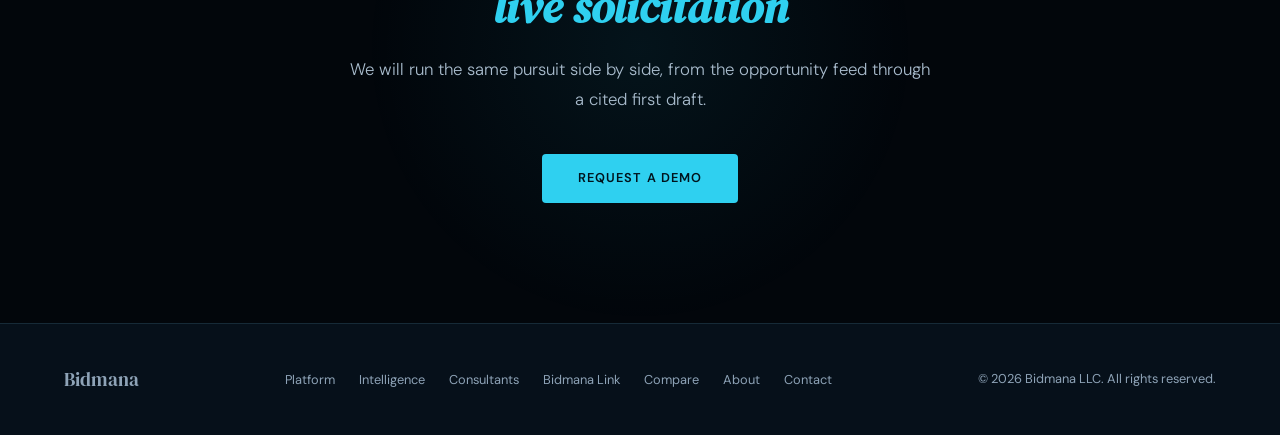
<file: compare.html>
<!DOCTYPE html>
<html lang="en">
<head>
  <meta charset="UTF-8" />
  <meta name="viewport" content="width=device-width, initial-scale=1.0" />
  <title>Compare | Bidmana</title>
  <meta name="description" content="How Bidmana compares with GovWin IQ, HigherGov, GovTribe, GovDash, Vultron, Sweetspot, CLEATUS, and Govly on opportunity discovery, capture, proposal drafting, document handling, teaming, and trust. Built from each vendor's own public pages." />
  <link rel="canonical" href="https://bidmana.com/compare" />
  <link rel="icon" type="image/png" href="favicon-mana.png" />
  <link rel="preconnect" href="https://fonts.googleapis.com" />
  <link rel="preconnect" href="https://fonts.gstatic.com" crossorigin />
  <link href="https://fonts.googleapis.com/css2?family=DM+Serif+Display:ital@0;1&family=DM+Sans:ital,opsz,wght@0,9..40,300;0,9..40,400;0,9..40,500;0,9..40,600;1,9..40,300&display=swap" rel="stylesheet" />
  <link rel="stylesheet" href="assets/site.css?v=20261118a" />
</head>
<body>

  <!-- NAV -->
  <nav>
    <a href="./" class="nav-logo"><img src="assets/emblem.webp" alt="" /><span>Bid<span class="mana">mana</span></span></a>
    <ul class="nav-links">
      <li><a href="platform">Platform</a></li>
      <li><a href="intelligence">Intelligence</a></li>
      <li><a href="consultants">Consultants</a></li>
      <li><a href="link">Bidmana Link</a></li>
      <li><a href="compare">Compare</a></li>
      <li><a href="about">About</a></li>
      <li><a href="mailto:contact_us@bidmana.com" class="nav-cta mailto-cta">Request Demo</a></li>
    </ul>
    <button class="nav-toggle" aria-label="Toggle menu" aria-expanded="false">
      <span></span>
      <span></span>
      <span></span>
    </button>
  </nav>

  <!-- PAGE HERO -->
  <section class="page-hero has-art">
    <div class="hero-art art-merge" aria-hidden="true"><svg viewBox="0 0 400 300"><g><path class="ln dash in" d="M 116 50 C 180 50 200 150 250 150"/><path class="ln dash in" d="M 116 120 C 180 120 200 150 250 150"/><path class="ln dash in" d="M 116 190 C 180 190 200 150 250 150"/><path class="ln dash in" d="M 116 255 C 180 255 200 150 250 150"/></g><g><g class="tool"><rect class="node" x="8" y="37" width="108" height="26" rx="6"/><text class="lbl dim" x="62.0" y="53.0" text-anchor="middle">Search portal</text></g><g class="tool"><rect class="node" x="8" y="107" width="108" height="26" rx="6"/><text class="lbl dim" x="62.0" y="123.0" text-anchor="middle">Spreadsheet</text></g><g class="tool"><rect class="node" x="8" y="177" width="108" height="26" rx="6"/><text class="lbl dim" x="62.0" y="193.0" text-anchor="middle">Shared drive</text></g><g class="tool"><rect class="node" x="8" y="242" width="108" height="26" rx="6"/><text class="lbl dim" x="62.0" y="258.0" text-anchor="middle">Email threads</text></g></g><circle class="hub glow" cx="300" cy="150" r="56"/><g class=""><rect class="node" x="246" y="137" width="108" height="26" rx="6"/><text class="lbl teal" x="300.0" y="153.0" text-anchor="middle">One platform</text></g><text class="lbl dim" x="8" y="22">Before</text><text class="lbl bright" x="300" y="112" text-anchor="middle">Bidmana</text></svg></div>
    <div class="section-label anim">Compare</div>
    <h1 class="anim" style="animation-delay:0.06s">How Bidmana compares with <em>the tools you already know</em></h1>
    <p class="hero-sub anim" style="animation-delay:0.12s">
      Most government business development teams run on three or four separate products: one to find work, one to track it, one to write the proposal, and a shared drive to hold everything. Bidmana is one system. Here is how it lines up, feature by feature, against the platforms most teams are comparing it with.
    </p>
    <div class="hero-actions anim" style="animation-delay:0.18s">
      <a href="mailto:contact_us@bidmana.com" class="btn-primary mailto-cta">Request a Demo</a>
    </div>
  </section>

  <div class="divider"></div>

  <!-- TABLE -->
  <section id="table">
    <div class="section-label">Feature by Feature</div>
    <h2 class="section-title anim">Nine platforms, <em>one honest table</em></h2>
    <p class="section-body anim" style="animation-delay:0.1s">
      Every competitor cell below comes from that vendor's own public website, read on 4 November 2026 (Govly on 10 November 2026). Where a vendor's pages do not describe a capability, we say so rather than guess. If you are a vendor and your page has changed, write to us and we will update the row.
    </p>

    <div class="compare-legend anim" style="animation-delay:0.14s">
      <span><i class="mark yes">&#10003;</i> Described on the vendor's site</span>
      <span><i class="mark part">&#8722;</i> Offered in part, or in a different form</span>
      <span><i class="mark no">&#215;</i> Not offered, per the vendor's site</span>
      <span><i class="mark ns">Not stated</i> The vendor's pages do not say</span>
    </div>

    <div class="compare-wrap anim" style="animation-delay:0.18s">
      <table class="compare">
        <thead>
          <tr>
            <th>Capability</th>
            <th class="col-bidmana">Bidmana<small></small></th>
            <th>GovWin IQ<small>Deltek</small></th>
            <th>HigherGov<small>by Procurement Sciences</small></th>
            <th>GovTribe<small>GovExec</small></th>
            <th>GovDash<small></small></th>
            <th>Vultron<small>with pWin.ai</small></th>
            <th>Sweetspot<small></small></th>
            <th>CLEATUS<small>cleat.ai</small></th>
            <th>Govly<small></small></th>
          </tr>
        </thead>
        <tbody>

          <tr class="group"><td colspan="10">Find</td></tr>
          <tr>
            <td>Federal notices and forecasts<span>Presolicitation through award, in one feed</span></td>
            <td data-v="Bidmana" class="col-bidmana"><i class="mark yes">&#10003;</i></td>
            <td data-v="GovWin IQ"><i class="mark yes">&#10003;</i></td>
            <td data-v="HigherGov"><i class="mark yes">&#10003;</i></td>
            <td data-v="GovTribe"><i class="mark yes">&#10003;</i></td>
            <td data-v="GovDash"><i class="mark yes">&#10003;</i></td>
            <td data-v="Vultron"><i class="mark part">&#8722;</i></td>
            <td data-v="Sweetspot"><i class="mark yes">&#10003;</i></td>
            <td data-v="CLEATUS"><i class="mark yes">&#10003;</i></td>
            <td data-v="Govly"><i class="mark yes">&#10003;</i></td>
          </tr>
          <tr>
            <td>State and local bids in all 50 states and DC</td>
            <td data-v="Bidmana" class="col-bidmana"><i class="mark yes">&#10003;</i></td>
            <td data-v="GovWin IQ"><i class="mark yes">&#10003;</i></td>
            <td data-v="HigherGov"><i class="mark yes">&#10003;</i></td>
            <td data-v="GovTribe"><i class="mark yes">&#10003;</i></td>
            <td data-v="GovDash"><i class="mark yes">&#10003;</i></td>
            <td data-v="Vultron"><i class="mark ns">Not stated</i></td>
            <td data-v="Sweetspot"><i class="mark yes">&#10003;</i></td>
            <td data-v="CLEATUS"><i class="mark yes">&#10003;</i></td>
            <td data-v="Govly"><i class="mark yes">&#10003;</i></td>
          </tr>
          <tr>
            <td>SBIR and STTR topics as their own source<span>With Phase I and Phase II filters</span></td>
            <td data-v="Bidmana" class="col-bidmana"><i class="mark yes">&#10003;</i></td>
            <td data-v="GovWin IQ"><i class="mark yes">&#10003;</i></td>
            <td data-v="HigherGov"><i class="mark part">&#8722;</i></td>
            <td data-v="GovTribe"><i class="mark ns">Not stated</i></td>
            <td data-v="GovDash"><i class="mark ns">Not stated</i></td>
            <td data-v="Vultron"><i class="mark ns">Not stated</i></td>
            <td data-v="Sweetspot"><i class="mark part">&#8722;</i></td>
            <td data-v="CLEATUS"><i class="mark yes">&#10003;</i></td>
            <td data-v="Govly"><i class="mark ns">Not stated</i></td>
          </tr>
          <tr>
            <td>Federal grants and cooperative agreements<span>Narrowed to what you are eligible for</span></td>
            <td data-v="Bidmana" class="col-bidmana"><i class="mark yes">&#10003;</i></td>
            <td data-v="GovWin IQ"><i class="mark ns">Not stated</i></td>
            <td data-v="HigherGov"><i class="mark yes">&#10003;</i></td>
            <td data-v="GovTribe"><i class="mark yes">&#10003;</i></td>
            <td data-v="GovDash"><i class="mark ns">Not stated</i></td>
            <td data-v="Vultron"><i class="mark ns">Not stated</i></td>
            <td data-v="Sweetspot"><i class="mark yes">&#10003;</i></td>
            <td data-v="CLEATUS"><i class="mark yes">&#10003;</i></td>
            <td data-v="Govly"><i class="mark ns">Not stated</i></td>
          </tr>
          <tr>
            <td>Amendments read against the base solicitation<span>What changed, which sections it touches, due date moved for you</span></td>
            <td data-v="Bidmana" class="col-bidmana"><i class="mark yes">&#10003;</i></td>
            <td data-v="GovWin IQ"><i class="mark ns">Not stated</i></td>
            <td data-v="HigherGov"><i class="mark ns">Not stated</i></td>
            <td data-v="GovTribe"><i class="mark ns">Not stated</i></td>
            <td data-v="GovDash"><i class="mark part">&#8722;</i></td>
            <td data-v="Vultron"><i class="mark ns">Not stated</i></td>
            <td data-v="Sweetspot"><i class="mark ns">Not stated</i></td>
            <td data-v="CLEATUS"><i class="mark ns">Not stated</i></td>
            <td data-v="Govly"><i class="mark part">&#8722;</i></td>
          </tr>

          <tr class="group"><td colspan="10">Capture</td></tr>
          <tr>
            <td>Pipeline with bid or no-bid decisions<span>Capture manager, writers, reviewers, and outcome on every card</span></td>
            <td data-v="Bidmana" class="col-bidmana"><i class="mark yes">&#10003;</i></td>
            <td data-v="GovWin IQ"><i class="mark part">&#8722;</i></td>
            <td data-v="HigherGov"><i class="mark part">&#8722;</i></td>
            <td data-v="GovTribe"><i class="mark yes">&#10003;</i></td>
            <td data-v="GovDash"><i class="mark yes">&#10003;</i></td>
            <td data-v="Vultron"><i class="mark part">&#8722;</i></td>
            <td data-v="Sweetspot"><i class="mark yes">&#10003;</i></td>
            <td data-v="CLEATUS"><i class="mark yes">&#10003;</i></td>
            <td data-v="Govly"><i class="mark part">&#8722;</i></td>
          </tr>
          <tr>
            <td>Competitive intelligence<span>Award history, incumbents, recompetes, new companies in your space</span></td>
            <td data-v="Bidmana" class="col-bidmana"><i class="mark yes">&#10003;</i></td>
            <td data-v="GovWin IQ"><i class="mark part">&#8722;</i></td>
            <td data-v="HigherGov"><i class="mark yes">&#10003;</i></td>
            <td data-v="GovTribe"><i class="mark yes">&#10003;</i></td>
            <td data-v="GovDash"><i class="mark yes">&#10003;</i></td>
            <td data-v="Vultron"><i class="mark ns">Not stated</i></td>
            <td data-v="Sweetspot"><i class="mark yes">&#10003;</i></td>
            <td data-v="CLEATUS"><i class="mark yes">&#10003;</i></td>
            <td data-v="Govly"><i class="mark yes">&#10003;</i></td>
          </tr>

          <tr class="group"><td colspan="10">Write</td></tr>
          <tr>
            <td>AI drafting from your own documents, with citations</td>
            <td data-v="Bidmana" class="col-bidmana"><i class="mark yes">&#10003;</i></td>
            <td data-v="GovWin IQ"><i class="mark part">&#8722;</i></td>
            <td data-v="HigherGov"><i class="mark part">&#8722;</i></td>
            <td data-v="GovTribe"><i class="mark yes">&#10003;</i></td>
            <td data-v="GovDash"><i class="mark yes">&#10003;</i></td>
            <td data-v="Vultron"><i class="mark yes">&#10003;</i></td>
            <td data-v="Sweetspot"><i class="mark yes">&#10003;</i></td>
            <td data-v="CLEATUS"><i class="mark yes">&#10003;</i></td>
            <td data-v="Govly"><i class="mark part">&#8722;</i></td>
          </tr>
          <tr>
            <td>RFP shred and compliance matrix</td>
            <td data-v="Bidmana" class="col-bidmana"><i class="mark yes">&#10003;</i></td>
            <td data-v="GovWin IQ"><i class="mark yes">&#10003;</i></td>
            <td data-v="HigherGov"><i class="mark part">&#8722;</i></td>
            <td data-v="GovTribe"><i class="mark yes">&#10003;</i></td>
            <td data-v="GovDash"><i class="mark yes">&#10003;</i></td>
            <td data-v="Vultron"><i class="mark yes">&#10003;</i></td>
            <td data-v="Sweetspot"><i class="mark yes">&#10003;</i></td>
            <td data-v="CLEATUS"><i class="mark yes">&#10003;</i></td>
            <td data-v="Govly"><i class="mark no">&#215;</i></td>
          </tr>
          <tr>
            <td>Draft verified against the evidence before review<span>Unsupported claims flagged, evidence gaps listed</span></td>
            <td data-v="Bidmana" class="col-bidmana"><i class="mark yes">&#10003;</i></td>
            <td data-v="GovWin IQ"><i class="mark ns">Not stated</i></td>
            <td data-v="HigherGov"><i class="mark ns">Not stated</i></td>
            <td data-v="GovTribe"><i class="mark ns">Not stated</i></td>
            <td data-v="GovDash"><i class="mark ns">Not stated</i></td>
            <td data-v="Vultron"><i class="mark ns">Not stated</i></td>
            <td data-v="Sweetspot"><i class="mark ns">Not stated</i></td>
            <td data-v="CLEATUS"><i class="mark ns">Not stated</i></td>
            <td data-v="Govly"><i class="mark ns">Not stated</i></td>
          </tr>
          <tr>
            <td>Edit the proposal in the browser with tracked changes<span>A Word-style editor, no add-in, export to Word when ready</span></td>
            <td data-v="Bidmana" class="col-bidmana"><i class="mark yes">&#10003;</i></td>
            <td data-v="GovWin IQ"><i class="mark ns">Not stated</i></td>
            <td data-v="HigherGov"><i class="mark ns">Not stated</i></td>
            <td data-v="GovTribe"><i class="mark ns">Not stated</i></td>
            <td data-v="GovDash"><i class="mark part">&#8722;</i></td>
            <td data-v="Vultron"><i class="mark part">&#8722;</i></td>
            <td data-v="Sweetspot"><i class="mark ns">Not stated</i></td>
            <td data-v="CLEATUS"><i class="mark part">&#8722;</i></td>
            <td data-v="Govly"><i class="mark ns">Not stated</i></td>
          </tr>

          <tr class="group"><td colspan="10">Documents</td></tr>
          <tr>
            <td>Connects to SharePoint, OneDrive, and Google Drive</td>
            <td data-v="Bidmana" class="col-bidmana"><i class="mark yes">&#10003;</i></td>
            <td data-v="GovWin IQ"><i class="mark ns">Not stated</i></td>
            <td data-v="HigherGov"><i class="mark part">&#8722;</i></td>
            <td data-v="GovTribe"><i class="mark ns">Not stated</i></td>
            <td data-v="GovDash"><i class="mark yes">&#10003;</i></td>
            <td data-v="Vultron"><i class="mark ns">Not stated</i></td>
            <td data-v="Sweetspot"><i class="mark yes">&#10003;</i></td>
            <td data-v="CLEATUS"><i class="mark yes">&#10003;</i></td>
            <td data-v="Govly"><i class="mark ns">Not stated</i></td>
          </tr>
          <tr>
            <td>Proposal files never stored on the platform<span>Read on demand from your own library; disconnect and it is forgotten</span></td>
            <td data-v="Bidmana" class="col-bidmana"><i class="mark yes">&#10003;</i></td>
            <td data-v="GovWin IQ"><i class="mark ns">Not stated</i></td>
            <td data-v="HigherGov"><i class="mark ns">Not stated</i></td>
            <td data-v="GovTribe"><i class="mark ns">Not stated</i></td>
            <td data-v="GovDash"><i class="mark part">&#8722;</i></td>
            <td data-v="Vultron"><i class="mark ns">Not stated</i></td>
            <td data-v="Sweetspot"><i class="mark part">&#8722;</i></td>
            <td data-v="CLEATUS"><i class="mark part">&#8722;</i></td>
            <td data-v="Govly"><i class="mark ns">Not stated</i></td>
          </tr>

          <tr class="group"><td colspan="10">Team</td></tr>
          <tr>
            <td>Teaming partner network<span>Companies discoverable by capability, NAICS, and certification</span></td>
            <td data-v="Bidmana" class="col-bidmana"><i class="mark yes">&#10003;</i></td>
            <td data-v="GovWin IQ"><i class="mark part">&#8722;</i></td>
            <td data-v="HigherGov"><i class="mark part">&#8722;</i></td>
            <td data-v="GovTribe"><i class="mark yes">&#10003;</i></td>
            <td data-v="GovDash"><i class="mark part">&#8722;</i></td>
            <td data-v="Vultron"><i class="mark ns">Not stated</i></td>
            <td data-v="Sweetspot"><i class="mark part">&#8722;</i></td>
            <td data-v="CLEATUS"><i class="mark part">&#8722;</i></td>
            <td data-v="Govly"><i class="mark yes">&#10003;</i></td>
          </tr>
          <tr>
            <td>Consultant marketplace inside the platform<span>Hire vetted capture and proposal consultants, with engagements, hours, and invoices built in</span></td>
            <td data-v="Bidmana" class="col-bidmana"><i class="mark yes">&#10003;</i></td>
            <td data-v="GovWin IQ"><i class="mark ns">Not stated</i></td>
            <td data-v="HigherGov"><i class="mark ns">Not stated</i></td>
            <td data-v="GovTribe"><i class="mark ns">Not stated</i></td>
            <td data-v="GovDash"><i class="mark ns">Not stated</i></td>
            <td data-v="Vultron"><i class="mark ns">Not stated</i></td>
            <td data-v="Sweetspot"><i class="mark ns">Not stated</i></td>
            <td data-v="CLEATUS"><i class="mark ns">Not stated</i></td>
            <td data-v="Govly"><i class="mark ns">Not stated</i></td>
          </tr>

          <tr class="group"><td colspan="10">Trust</td></tr>
          <tr>
            <td>AI runs inside the cloud boundary<span>Never a public AI endpoint, never used to train a model</span></td>
            <td data-v="Bidmana" class="col-bidmana"><i class="mark yes">&#10003;</i></td>
            <td data-v="GovWin IQ"><i class="mark ns">Not stated</i></td>
            <td data-v="HigherGov"><i class="mark part">&#8722;</i></td>
            <td data-v="GovTribe"><i class="mark ns">Not stated</i></td>
            <td data-v="GovDash"><i class="mark ns">Not stated</i></td>
            <td data-v="Vultron"><i class="mark ns">Not stated</i></td>
            <td data-v="Sweetspot"><i class="mark part">&#8722;</i></td>
            <td data-v="CLEATUS"><i class="mark ns">Not stated</i></td>
            <td data-v="Govly"><i class="mark part">&#8722;</i></td>
          </tr>
          <tr>
            <td class="text">Published security posture<span>In the vendor's own words</span></td>
            <td data-v="Bidmana" class="col-bidmana text">Google Cloud Assured Workloads with the FedRAMP Moderate control package; US-only regions; FIPS-validated encryption</td>
            <td data-v="GovWin IQ" class="text">SOC 2 Type II; NIST 800-171</td>
            <td data-v="HigherGov" class="text">Not stated for HigherGov. Procurement Sciences: SOC 2 Type 2, CMMC Level 2 assessed, FedRAMP Moderate authorization</td>
            <td data-v="GovTribe" class="text">Not stated</td>
            <td data-v="GovDash" class="text">FedRAMP Moderate equivalency; FedRAMP Ready listing</td>
            <td data-v="Vultron" class="text">SOC 2, NIST 800-171, and CMMC Level 2 badges; FedRAMP Moderate equivalency</td>
            <td data-v="Sweetspot" class="text">FedRAMP Moderate authorized; CMMC Level 2; SOC 2 Type II</td>
            <td data-v="CLEATUS" class="text">GovCloud tier: FedRAMP and CMMC Level 2. Commercial tier runs across multiple cloud regions</td>
            <td data-v="Govly" class="text">SOC 2; CMMC Level 2 certification for its Secure Enclave (managed ingestion services); NIST 800-171 alignment</td>
          </tr>
          <tr>
            <td>Veteran-owned company</td>
            <td data-v="Bidmana" class="col-bidmana"><i class="mark yes">&#10003;</i></td>
            <td data-v="GovWin IQ"><i class="mark ns">Not stated</i></td>
            <td data-v="HigherGov"><i class="mark ns">Not stated</i></td>
            <td data-v="GovTribe"><i class="mark ns">Not stated</i></td>
            <td data-v="GovDash"><i class="mark ns">Not stated</i></td>
            <td data-v="Vultron"><i class="mark ns">Not stated</i></td>
            <td data-v="Sweetspot"><i class="mark ns">Not stated</i></td>
            <td data-v="CLEATUS"><i class="mark ns">Not stated</i></td>
            <td data-v="Govly"><i class="mark ns">Not stated</i></td>
          </tr>
          <tr>
            <td class="text">Who it is built for<span>In the vendor's own words</span></td>
            <td data-v="Bidmana" class="col-bidmana text">Any size contractors, and the consultants who serve them</td>
            <td data-v="GovWin IQ" class="text">"Government contractors of any size"</td>
            <td data-v="HigherGov" class="text">Contractors, grant recipients, consultants, investors, and agencies</td>
            <td data-v="GovTribe" class="text">"Easy, affordable software for federal, state, and local contractors"</td>
            <td data-v="GovDash" class="text">Small business, mid-market, and enterprise</td>
            <td data-v="Vultron" class="text">"Leading defense contractors to Fortune 500 enterprises"</td>
            <td data-v="Sweetspot" class="text">"Government contracting firms with a history of past performance"</td>
            <td data-v="CLEATUS" class="text">"Solo contractors, growing GovCon teams, and Fortune 500 primes"</td>
            <td data-v="Govly" class="text">"OEMs, distributors, and VARs"</td>
          </tr>

        </tbody>
      </table>
    </div>

    <p class="compare-note anim">
      HigherGov was acquired by Procurement Sciences in May 2026 and continues as a market intelligence product; proposal drafting and compliance features sit in Procurement Sciences' separate Awarded AI product, which is why several HigherGov cells read "in part". Vultron announced in April 2026 that it had joined forces with pWin.ai. CLEATUS gates capture, proposal writing, and document sync to its higher tiers. GovWin Proposals is sold as an add-on to GovWin IQ. Govly's own comparison page says to pair it with a proposal tool for proposal writing and compliance tracking, and it lists agentic proposal writing as a beta. All product names and trademarks belong to their owners.
    </p>
  </section>

  <div class="divider"></div>

  <!-- WHAT THE TABLE DOES NOT SHOW -->
  <section class="feature-section alt" id="difference">
    <div class="feature-inner">
      <div>
        <div class="section-label">The Difference</div>
        <h2 class="section-title anim">What a checkmark <em>cannot show</em></h2>
        <p class="section-body anim" style="animation-delay:0.1s">
          Most of the platforms above do one or two things well. GovWin IQ and HigherGov are research products with a pipeline attached. Vultron is a proposal writer. Govly is an opportunity network for OEMs, distributors, and resellers. GovDash, Sweetspot, and CLEATUS cover more of the lifecycle, and each keeps a copy of your library on its own servers to do it.
        </p>
        <p class="section-body anim" style="animation-delay:0.16s">
          Bidmana was built around a different idea: the proposal is written by a team, that team is often part consultant and part partner company, and the documents belong to the customer. Everything else follows from that.
        </p>
      </div>
      <div class="feature-list anim" style="animation-delay:0.2s">
        <div class="feature">
          <div class="feature-icon"><svg viewBox="0 0 24 24"><path d="M17 21v-2a4 4 0 0 0-4-4H5a4 4 0 0 0-4 4v2"/><circle cx="9" cy="7" r="4"/><path d="M23 21v-2a4 4 0 0 0-3-3.87M16 3.13a4 4 0 0 1 0 7.75"/></svg></div>
          <div>
            <h4>The people are in the platform, not just the data</h4>
            <p>Consultants and teaming partners work inside your proposal under an NDA you control, with hours, approvals, and invoices handled in the same place.</p>
          </div>
        </div>
        <div class="feature">
          <div class="feature-icon"><svg viewBox="0 0 24 24"><path d="M22 19a2 2 0 0 1-2 2H4a2 2 0 0 1-2-2V5a2 2 0 0 1 2-2h5l2 3h9a2 2 0 0 1 2 2z"/></svg></div>
          <div>
            <h4>Your library never moves</h4>
            <p>Past performance and capability documents are read from SharePoint, OneDrive, or Google Drive when a draft needs them. No second copy, no second place to secure.</p>
          </div>
        </div>
        <div class="feature">
          <div class="feature-icon"><svg viewBox="0 0 24 24"><path d="M9 11l3 3L22 4"/><path d="M21 12v7a2 2 0 0 1-2 2H5a2 2 0 0 1-2-2V5a2 2 0 0 1 2-2h11"/></svg></div>
          <div>
            <h4>Drafts are checked, not just generated</h4>
            <p>Every claim in a draft carries a citation to your own evidence, and a verifier reads the draft back against that evidence before a reviewer sees it.</p>
          </div>
        </div>
        <div class="feature">
          <div class="feature-icon"><svg viewBox="0 0 24 24"><path d="M12 22s8-4 8-10V5l-8-3-8 3v7c0 6 8 10 8 10z"/></svg></div>
          <div>
            <h4>Built by veterans, for the companies they came from</h4>
            <p>Bidmana is veteran-owned. Its founders have run captures, written proposals, and secured federal systems from the inside, and built the platform they wished they had.</p>
          </div>
        </div>
      </div>
    </div>
  </section>

  <div class="divider"></div>

  <!-- SOURCES -->
  <section id="sources">
    <div class="section-label">Sources</div>
    <h2 class="section-title anim">Where each column <em>came from</em></h2>
    <p class="section-body anim" style="animation-delay:0.1s">
      Pages read on 4 November 2026; Govly on 10 November 2026. Vendors change their pages; if a row is out of date, write to us and we will correct it.
    </p>
    <ul class="sources anim" style="animation-delay:0.16s">
      <li><strong>GovWin IQ</strong>: <a href="https://www.deltek.com/en/government-contracting/govwin" target="_blank" rel="noopener">product page</a>, <a href="https://www.deltek.com/products/govwin/federal/" target="_blank" rel="noopener">federal</a>, <a href="https://www.deltek.com/products/govwin/sled/" target="_blank" rel="noopener">state and local</a>, <a href="https://www.deltek.com/products/govwin/proposals/" target="_blank" rel="noopener">proposals</a>, <a href="https://www.deltek.com/company/security-and-trust/compliance/" target="_blank" rel="noopener">compliance</a></li>
      <li><strong>HigherGov</strong>: <a href="https://www.highergov.com/" target="_blank" rel="noopener">home</a>, <a href="https://www.highergov.com/market-intelligence/" target="_blank" rel="noopener">market intelligence</a>, <a href="https://www.highergov.com/government-crm/" target="_blank" rel="noopener">CRM</a>, <a href="https://www.highergov.com/about/" target="_blank" rel="noopener">about</a>; <a href="https://www.procurementsciences.com/platform/security" target="_blank" rel="noopener">Procurement Sciences security</a></li>
      <li><strong>GovTribe</strong>: <a href="https://govtribe.com/" target="_blank" rel="noopener">home</a>, <a href="https://govtribe.com/features" target="_blank" rel="noopener">features</a>, <a href="https://govtribe.com/features/ai-file-creation" target="_blank" rel="noopener">AI file creation</a>, <a href="https://govtribe.com/solutions/state-and-local-contractors" target="_blank" rel="noopener">state and local</a>, <a href="https://govtribe.com/solutions/teaming-partners" target="_blank" rel="noopener">teaming</a></li>
      <li><strong>GovDash</strong>: <a href="https://www.govdash.com/" target="_blank" rel="noopener">home</a>, <a href="https://www.govdash.com/discover" target="_blank" rel="noopener">discover</a>, <a href="https://www.govdash.com/capture" target="_blank" rel="noopener">capture</a>, <a href="https://www.govdash.com/proposal" target="_blank" rel="noopener">proposal</a>, <a href="https://www.govdash.com/security" target="_blank" rel="noopener">security</a></li>
      <li><strong>Vultron</strong>: <a href="https://www.vultron.ai/" target="_blank" rel="noopener">home</a>, <a href="https://www.vultron.ai/platform/proposal-ai" target="_blank" rel="noopener">proposal AI</a>, <a href="https://www.vultron.ai/platform/workflows" target="_blank" rel="noopener">workflows</a>, <a href="https://www.vultron.ai/platform/word-add-in" target="_blank" rel="noopener">Word add-in</a>, <a href="https://www.vultron.ai/security" target="_blank" rel="noopener">security</a></li>
      <li><strong>Sweetspot</strong>: <a href="https://www.sweetspot.so/" target="_blank" rel="noopener">home</a>, <a href="https://www.sweetspot.so/features/opportunity-discovery/" target="_blank" rel="noopener">opportunity discovery</a>, <a href="https://www.sweetspot.so/features/proposal-engine/" target="_blank" rel="noopener">proposal engine</a>, <a href="https://www.sweetspot.so/features/federal-market-intelligence/" target="_blank" rel="noopener">market intelligence</a>, <a href="https://www.sweetspot.so/features/enterprise-security/" target="_blank" rel="noopener">security</a></li>
      <li><strong>CLEATUS</strong>: <a href="https://www.cleat.ai/" target="_blank" rel="noopener">home</a>, <a href="https://www.cleat.ai/coverage" target="_blank" rel="noopener">coverage</a>, <a href="https://www.cleat.ai/features/proposal-writer" target="_blank" rel="noopener">proposal writer</a>, <a href="https://www.cleat.ai/features/document-hub" target="_blank" rel="noopener">document hub</a>, <a href="https://www.cleat.ai/pricing" target="_blank" rel="noopener">pricing</a>, <a href="https://www.cleat.ai/security" target="_blank" rel="noopener">security</a></li>
      <li><strong>Govly</strong>: <a href="https://www.govly.com/" target="_blank" rel="noopener">home</a>, <a href="https://www.govly.com/federal" target="_blank" rel="noopener">federal</a>, <a href="https://www.govly.com/sled" target="_blank" rel="noopener">state and local</a>, <a href="https://www.govly.com/pipeline" target="_blank" rel="noopener">pipeline</a>, <a href="https://www.govly.com/deals" target="_blank" rel="noopener">workspaces and teaming</a>, <a href="https://www.govly.com/automate" target="_blank" rel="noopener">agents and workflows</a>, <a href="https://www.govly.com/vs/govly-vs-govdash" target="_blank" rel="noopener">Govly vs GovDash</a>, <a href="https://www.govly.com/updates/track-opportunity-changes-with-the-new-history-tab" target="_blank" rel="noopener">opportunity history</a>, <a href="https://www.govly.com/blog/how-govly-uses-ai" target="_blank" rel="noopener">how Govly uses AI</a>, <a href="https://www.govly.com/blog/govly-cmmc-level-2" target="_blank" rel="noopener">CMMC Level 2</a>, <a href="https://www.govly.com/about" target="_blank" rel="noopener">about</a></li>
    </ul>
  </section>

  <div class="divider"></div>

  <!-- CTA -->
  <section class="cta-section" id="contact">
    <div class="section-label">See It Yourself</div>
    <h2 class="section-title anim">Bring the tool you use today <em>and a live solicitation</em></h2>
    <p class="section-body anim" style="animation-delay:0.1s">
      We will run the same pursuit side by side, from the opportunity feed through a cited first draft.
    </p>
    <div class="cta-actions anim" style="animation-delay:0.2s">
      <a href="mailto:contact_us@bidmana.com" class="btn-primary mailto-cta">Request a Demo</a>
    </div>
  </section>

  <!-- FOOTER -->
  <footer>
    <div class="footer-inner">
      <a href="./" class="footer-brand">Bidmana</a>
      <ul class="footer-links">
        <li><a href="platform">Platform</a></li>
        <li><a href="intelligence">Intelligence</a></li>
        <li><a href="consultants">Consultants</a></li>
        <li><a href="link">Bidmana Link</a></li>
        <li><a href="compare">Compare</a></li>
        <li><a href="about">About</a></li>
        <li><a href="mailto:contact_us@bidmana.com" class="mailto-cta">Contact</a></li>
      </ul>
      <span class="footer-copy">© 2026 Bidmana LLC. All rights reserved.</span>
    </div>
  </footer>

  <script src="assets/site.js?v=20261116c"></script>
</body>
</html>
</file>
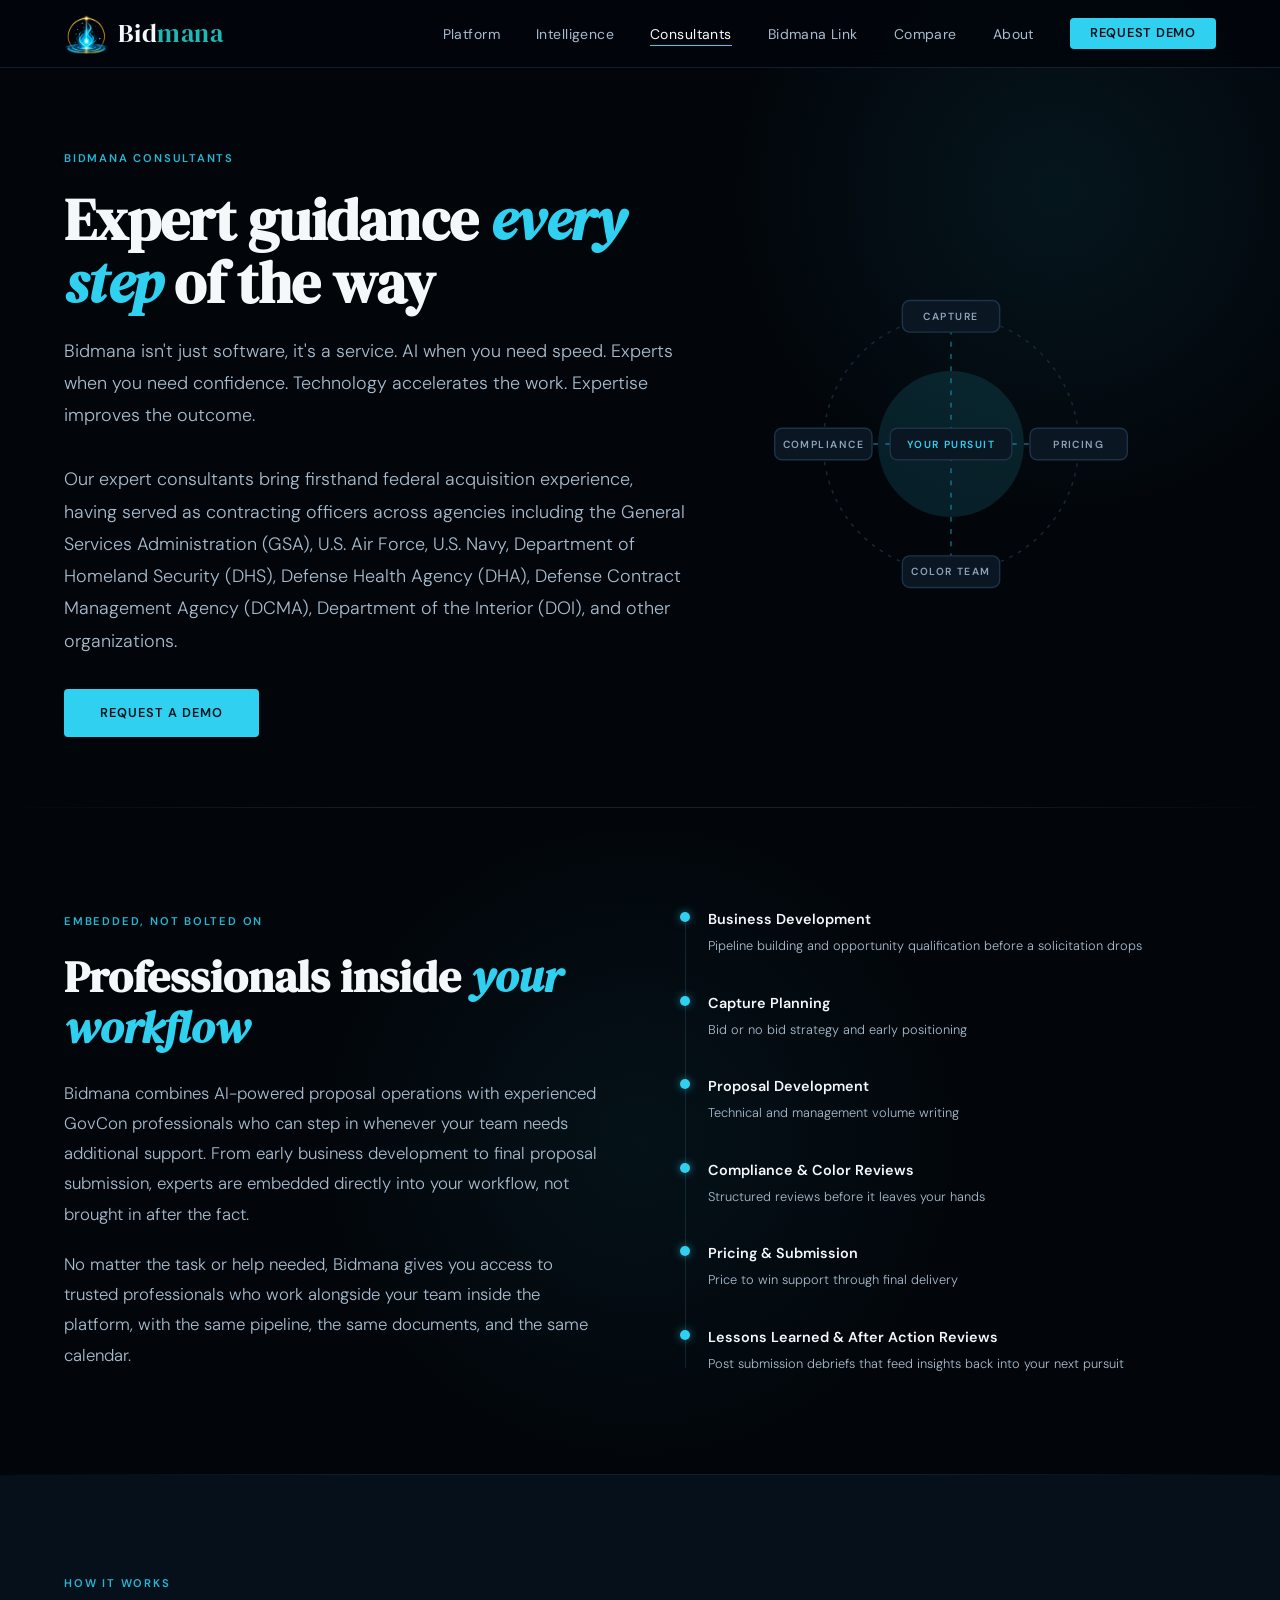
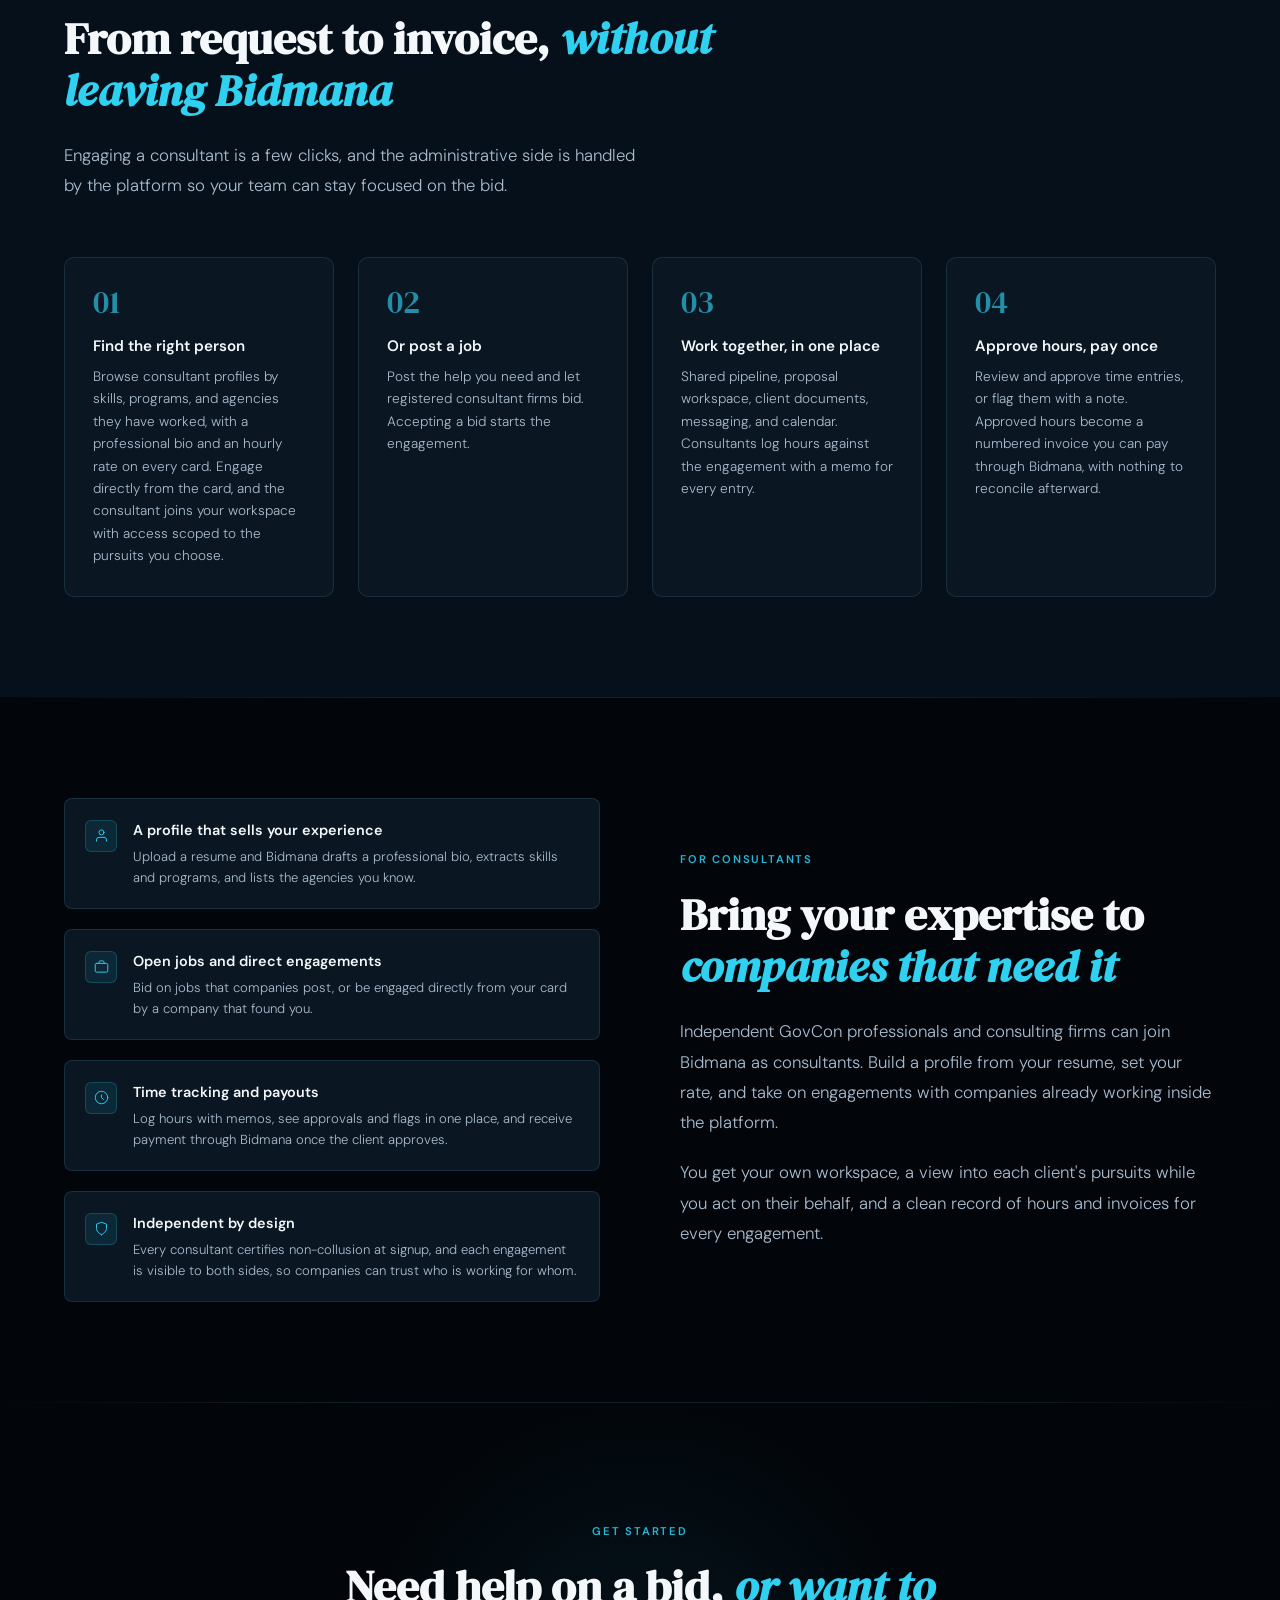
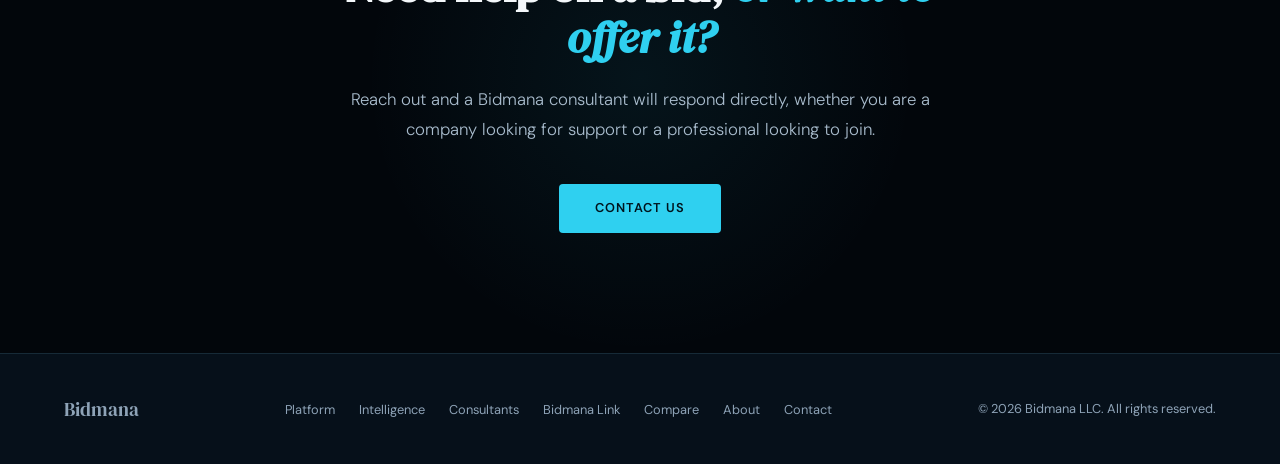
<file: consultants.html>
<!DOCTYPE html>
<html lang="en">
<head>
  <meta charset="UTF-8" />
  <meta name="viewport" content="width=device-width, initial-scale=1.0" />
  <title>Consultants | Bidmana</title>
  <meta name="description" content="Bidmana Consultants: experienced GovCon professionals embedded in your proposal workflow, from business development and capture planning through color reviews, pricing, and lessons learned. Hours, approvals, and invoices handled inside the platform." />
  <link rel="canonical" href="https://bidmana.com/consultants" />
  <link rel="icon" type="image/png" href="favicon-mana.png" />
  <link rel="preconnect" href="https://fonts.googleapis.com" />
  <link rel="preconnect" href="https://fonts.gstatic.com" crossorigin />
  <link href="https://fonts.googleapis.com/css2?family=DM+Serif+Display:ital@0;1&family=DM+Sans:ital,opsz,wght@0,9..40,300;0,9..40,400;0,9..40,500;0,9..40,600;1,9..40,300&display=swap" rel="stylesheet" />
  <link rel="stylesheet" href="assets/site.css?v=20261118a" />
</head>
<body>

  <!-- NAV -->
  <nav>
    <a href="./" class="nav-logo"><img src="assets/emblem.webp" alt="" /><span>Bid<span class="mana">mana</span></span></a>
    <ul class="nav-links">
      <li><a href="platform">Platform</a></li>
      <li><a href="intelligence">Intelligence</a></li>
      <li><a href="consultants">Consultants</a></li>
      <li><a href="link">Bidmana Link</a></li>
        <li><a href="compare">Compare</a></li>
      <li><a href="about">About</a></li>
      <li><a href="mailto:contact_us@bidmana.com" class="nav-cta mailto-cta">Request Demo</a></li>
    </ul>
    <button class="nav-toggle" aria-label="Toggle menu" aria-expanded="false">
      <span></span>
      <span></span>
      <span></span>
    </button>
  </nav>

  <!-- PAGE HERO -->
  <section class="page-hero has-art">
    <div class="hero-art art-orbit" aria-hidden="true"><svg viewBox="0 0 400 300"><circle class="core glow" cx="200" cy="150" r="60"/><circle class="ln dash" cx="200" cy="150" r="105"/><line class="ln teal spoke" x1="200" y1="150" x2="200" y2="45"/><line class="ln teal spoke" x1="200" y1="150" x2="305" y2="150"/><line class="ln teal spoke" x1="200" y1="150" x2="200" y2="255"/><line class="ln teal spoke" x1="200" y1="150" x2="95" y2="150"/><g class=""><rect class="node" x="150" y="137" width="100" height="26" rx="6"/><text class="lbl teal" x="200.0" y="153.0" text-anchor="middle">Your pursuit</text></g><g class="orbit"><g class="chip"><rect class="node" x="160" y="32" width="80" height="26" rx="6"/><text class="lbl dim" x="200.0" y="48.0" text-anchor="middle">Capture</text></g><g class="chip"><rect class="node" x="265" y="137" width="80" height="26" rx="6"/><text class="lbl dim" x="305.0" y="153.0" text-anchor="middle">Pricing</text></g><g class="chip"><rect class="node" x="160" y="242" width="80" height="26" rx="6"/><text class="lbl dim" x="200.0" y="258.0" text-anchor="middle">Color team</text></g><g class="chip"><rect class="node" x="55" y="137" width="80" height="26" rx="6"/><text class="lbl dim" x="95.0" y="153.0" text-anchor="middle">Compliance</text></g></g></svg></div>
    <div class="section-label anim">Bidmana Consultants</div>
    <h1 class="anim" style="animation-delay:0.06s">Expert guidance <em>every step</em> of the way</h1>
    <p class="hero-sub anim" style="animation-delay:0.12s">
      Bidmana isn't just software, it's a service. AI when you need speed. Experts when you need confidence. Technology accelerates the work. Expertise improves the outcome.
    </p>
    <p class="hero-sub anim" style="animation-delay:0.15s">
      Our expert consultants bring firsthand federal acquisition experience, having served as contracting officers across agencies including the General Services Administration (GSA), U.S. Air Force, U.S. Navy, Department of Homeland Security (DHS), Defense Health Agency (DHA), Defense Contract Management Agency (DCMA), Department of the Interior (DOI), and other organizations.
    </p>
    <div class="hero-actions anim" style="animation-delay:0.18s">
      <a href="mailto:contact_us@bidmana.com" class="btn-primary mailto-cta">Request a Demo</a>
    </div>
  </section>

  <div class="divider"></div>

  <!-- LIFECYCLE -->
  <section class="consultant" id="lifecycle">
    <div class="feature-inner">
      <div>
        <div class="section-label">Embedded, Not Bolted On</div>
        <h2 class="section-title anim">Professionals inside <em>your workflow</em></h2>
        <p class="section-body anim" style="animation-delay:0.1s">
          Bidmana combines AI-powered proposal operations with experienced GovCon professionals who can step in whenever your team needs additional support. From early business development to final proposal submission, experts are embedded directly into your workflow, not brought in after the fact.
        </p>
        <p class="section-body anim" style="animation-delay:0.18s">
          No matter the task or help needed, Bidmana gives you access to trusted professionals who work alongside your team inside the platform, with the same pipeline, the same documents, and the same calendar.
        </p>
      </div>
      <div class="consultant-stages anim" style="animation-delay:0.2s">
        <div class="consultant-stage">
          <span class="consultant-stage-dot"></span>
          <div class="consultant-stage-text">
            <h4>Business Development</h4>
            <p>Pipeline building and opportunity qualification before a solicitation drops</p>
          </div>
        </div>
        <div class="consultant-stage">
          <span class="consultant-stage-dot"></span>
          <div class="consultant-stage-text">
            <h4>Capture Planning</h4>
            <p>Bid or no bid strategy and early positioning</p>
          </div>
        </div>
        <div class="consultant-stage">
          <span class="consultant-stage-dot"></span>
          <div class="consultant-stage-text">
            <h4>Proposal Development</h4>
            <p>Technical and management volume writing</p>
          </div>
        </div>
        <div class="consultant-stage">
          <span class="consultant-stage-dot"></span>
          <div class="consultant-stage-text">
            <h4>Compliance &amp; Color Reviews</h4>
            <p>Structured reviews before it leaves your hands</p>
          </div>
        </div>
        <div class="consultant-stage">
          <span class="consultant-stage-dot"></span>
          <div class="consultant-stage-text">
            <h4>Pricing &amp; Submission</h4>
            <p>Price to win support through final delivery</p>
          </div>
        </div>
        <div class="consultant-stage">
          <span class="consultant-stage-dot"></span>
          <div class="consultant-stage-text">
            <h4>Lessons Learned &amp; After Action Reviews</h4>
            <p>Post submission debriefs that feed insights back into your next pursuit</p>
          </div>
        </div>
      </div>
    </div>
  </section>

  <div class="divider"></div>

  <!-- HOW IT WORKS -->
  <section class="feature-section alt" id="how">
    <div class="section-label">How It Works</div>
    <h2 class="section-title anim">From request to invoice, <em>without leaving Bidmana</em></h2>
    <p class="section-body anim" style="animation-delay:0.1s">
      Engaging a consultant is a few clicks, and the administrative side is handled by the platform so your team can stay focused on the bid.
    </p>
    <div class="steps anim" style="animation-delay:0.15s">
      <div class="step">
        <h4>Find the right person</h4>
        <p>Browse consultant profiles by skills, programs, and agencies they have worked, with a professional bio and an hourly rate on every card. Engage directly from the card, and the consultant joins your workspace with access scoped to the pursuits you choose.</p>
      </div>
      <div class="step">
        <h4>Or post a job</h4>
        <p>Post the help you need and let registered consultant firms bid. Accepting a bid starts the engagement.</p>
      </div>
      <div class="step">
        <h4>Work together, in one place</h4>
        <p>Shared pipeline, proposal workspace, client documents, messaging, and calendar. Consultants log hours against the engagement with a memo for every entry.</p>
      </div>
      <div class="step">
        <h4>Approve hours, pay once</h4>
        <p>Review and approve time entries, or flag them with a note. Approved hours become a numbered invoice you can pay through Bidmana, with nothing to reconcile afterward.</p>
      </div>
    </div>
  </section>

  <div class="divider"></div>

  <!-- FOR CONSULTANTS -->
  <section class="feature-section" id="for-consultants">
    <div class="feature-inner reverse">
      <div>
        <div class="section-label">For Consultants</div>
        <h2 class="section-title anim">Bring your expertise to <em>companies that need it</em></h2>
        <p class="section-body anim" style="animation-delay:0.1s">
          Independent GovCon professionals and consulting firms can join Bidmana as consultants. Build a profile from your resume, set your rate, and take on engagements with companies already working inside the platform.
        </p>
        <p class="section-body anim" style="animation-delay:0.16s">
          You get your own workspace, a view into each client's pursuits while you act on their behalf, and a clean record of hours and invoices for every engagement.
        </p>
      </div>
      <div class="feature-list anim" style="animation-delay:0.2s">
        <div class="feature">
          <div class="feature-icon"><svg viewBox="0 0 24 24"><path d="M20 21v-2a4 4 0 0 0-4-4H8a4 4 0 0 0-4 4v2"/><circle cx="12" cy="7" r="4"/></svg></div>
          <div>
            <h4>A profile that sells your experience</h4>
            <p>Upload a resume and Bidmana drafts a professional bio, extracts skills and programs, and lists the agencies you know.</p>
          </div>
        </div>
        <div class="feature">
          <div class="feature-icon"><svg viewBox="0 0 24 24"><rect x="2" y="7" width="20" height="14" rx="2"/><path d="M16 7V5a2 2 0 0 0-2-2h-4a2 2 0 0 0-2 2v2"/></svg></div>
          <div>
            <h4>Open jobs and direct engagements</h4>
            <p>Bid on jobs that companies post, or be engaged directly from your card by a company that found you.</p>
          </div>
        </div>
        <div class="feature">
          <div class="feature-icon"><svg viewBox="0 0 24 24"><path d="M12 8v4l3 3"/><circle cx="12" cy="12" r="10"/></svg></div>
          <div>
            <h4>Time tracking and payouts</h4>
            <p>Log hours with memos, see approvals and flags in one place, and receive payment through Bidmana once the client approves.</p>
          </div>
        </div>
        <div class="feature">
          <div class="feature-icon"><svg viewBox="0 0 24 24"><path d="M12 22s8-4 8-10V5l-8-3-8 3v7c0 6 8 10 8 10z"/></svg></div>
          <div>
            <h4>Independent by design</h4>
            <p>Every consultant certifies non-collusion at signup, and each engagement is visible to both sides, so companies can trust who is working for whom.</p>
          </div>
        </div>
      </div>
    </div>
  </section>

  <div class="divider"></div>

  <!-- CTA -->
  <section class="cta-section" id="contact">
    <div class="section-label">Get Started</div>
    <h2 class="section-title anim">Need help on a bid, <em>or want to offer it?</em></h2>
    <p class="section-body anim" style="animation-delay:0.1s">
      Reach out and a Bidmana consultant will respond directly, whether you are a company looking for support or a professional looking to join.
    </p>
    <div class="cta-actions anim" style="animation-delay:0.2s">
      <a href="mailto:contact_us@bidmana.com" class="btn-primary mailto-cta">Contact Us</a>
    </div>
  </section>

  <!-- FOOTER -->
  <footer>
    <div class="footer-inner">
      <a href="./" class="footer-brand">Bidmana</a>
      <ul class="footer-links">
        <li><a href="platform">Platform</a></li>
        <li><a href="intelligence">Intelligence</a></li>
        <li><a href="consultants">Consultants</a></li>
        <li><a href="link">Bidmana Link</a></li>
        <li><a href="compare">Compare</a></li>
        <li><a href="about">About</a></li>
        <li><a href="mailto:contact_us@bidmana.com" class="mailto-cta">Contact</a></li>
      </ul>
      <span class="footer-copy">© 2026 Bidmana LLC. All rights reserved.</span>
    </div>
  </footer>

  <script src="assets/site.js?v=20261116c"></script>
</body>
</html>
</file>
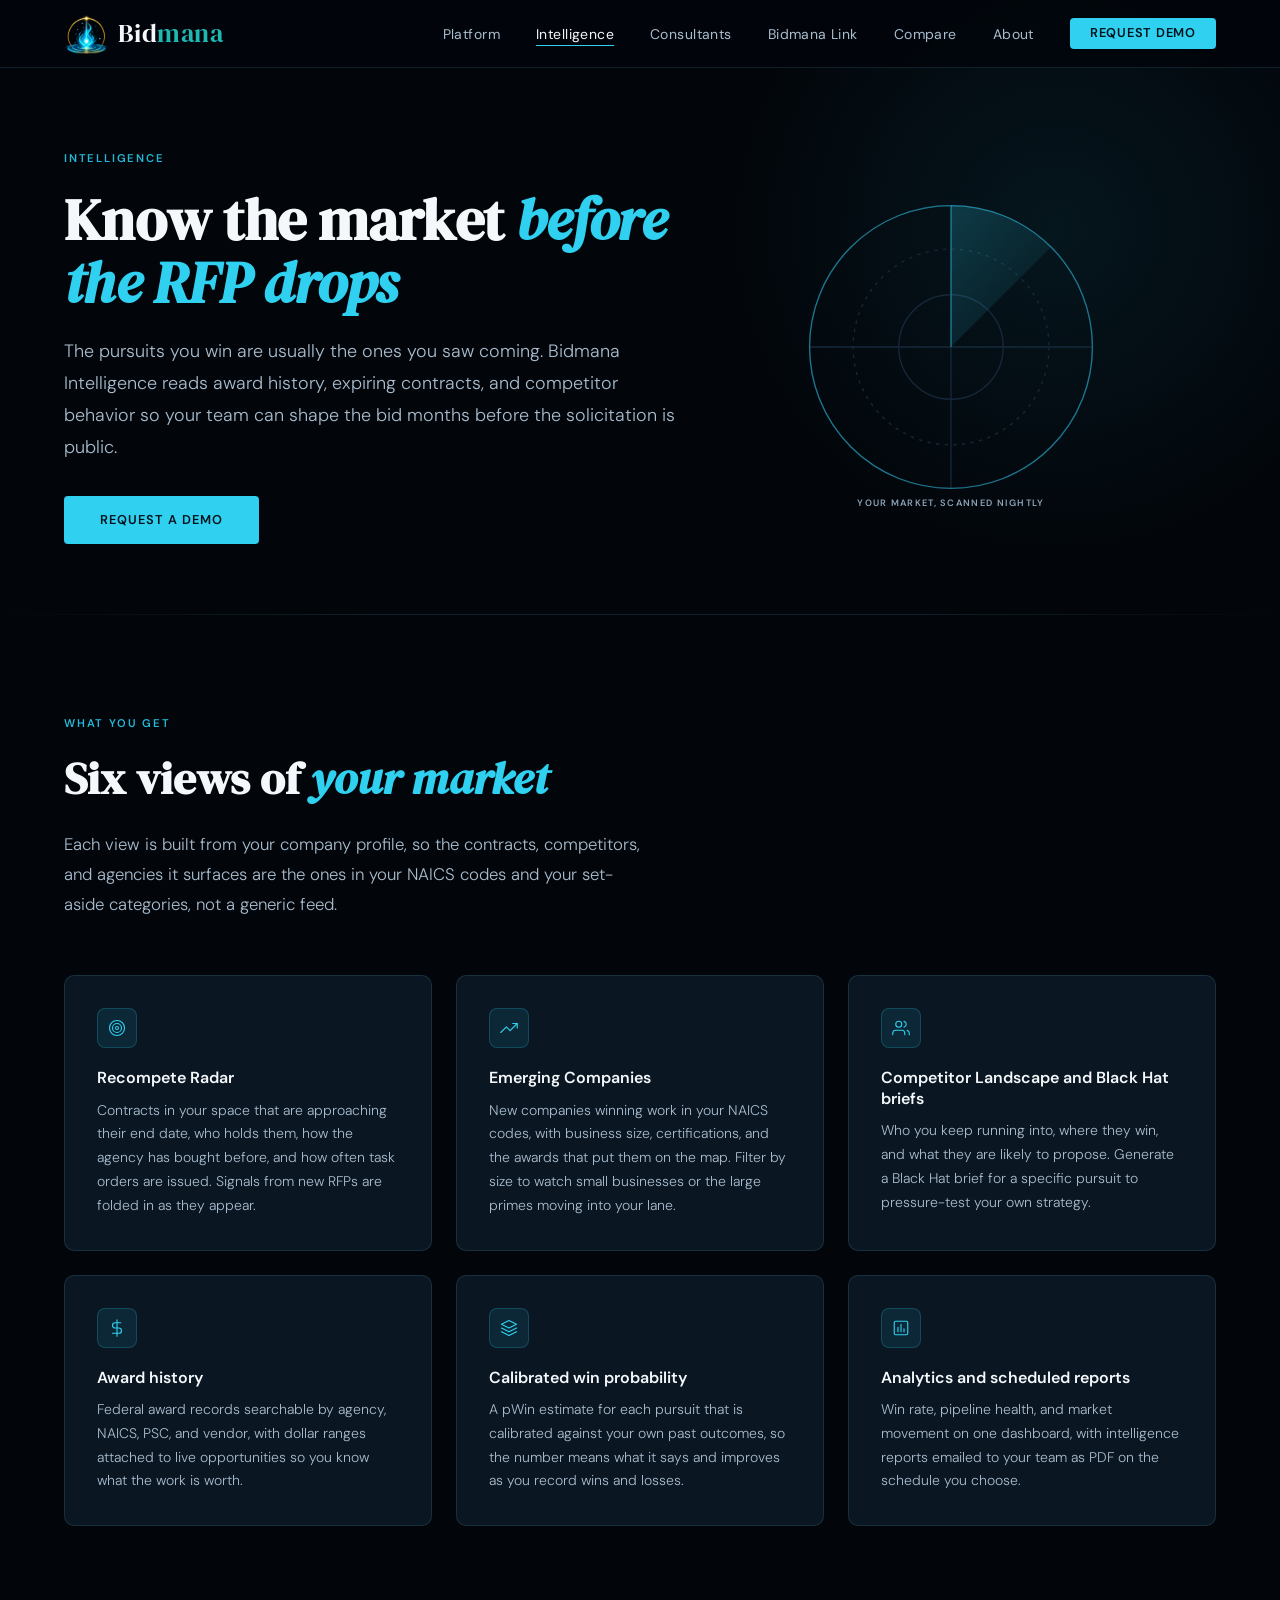
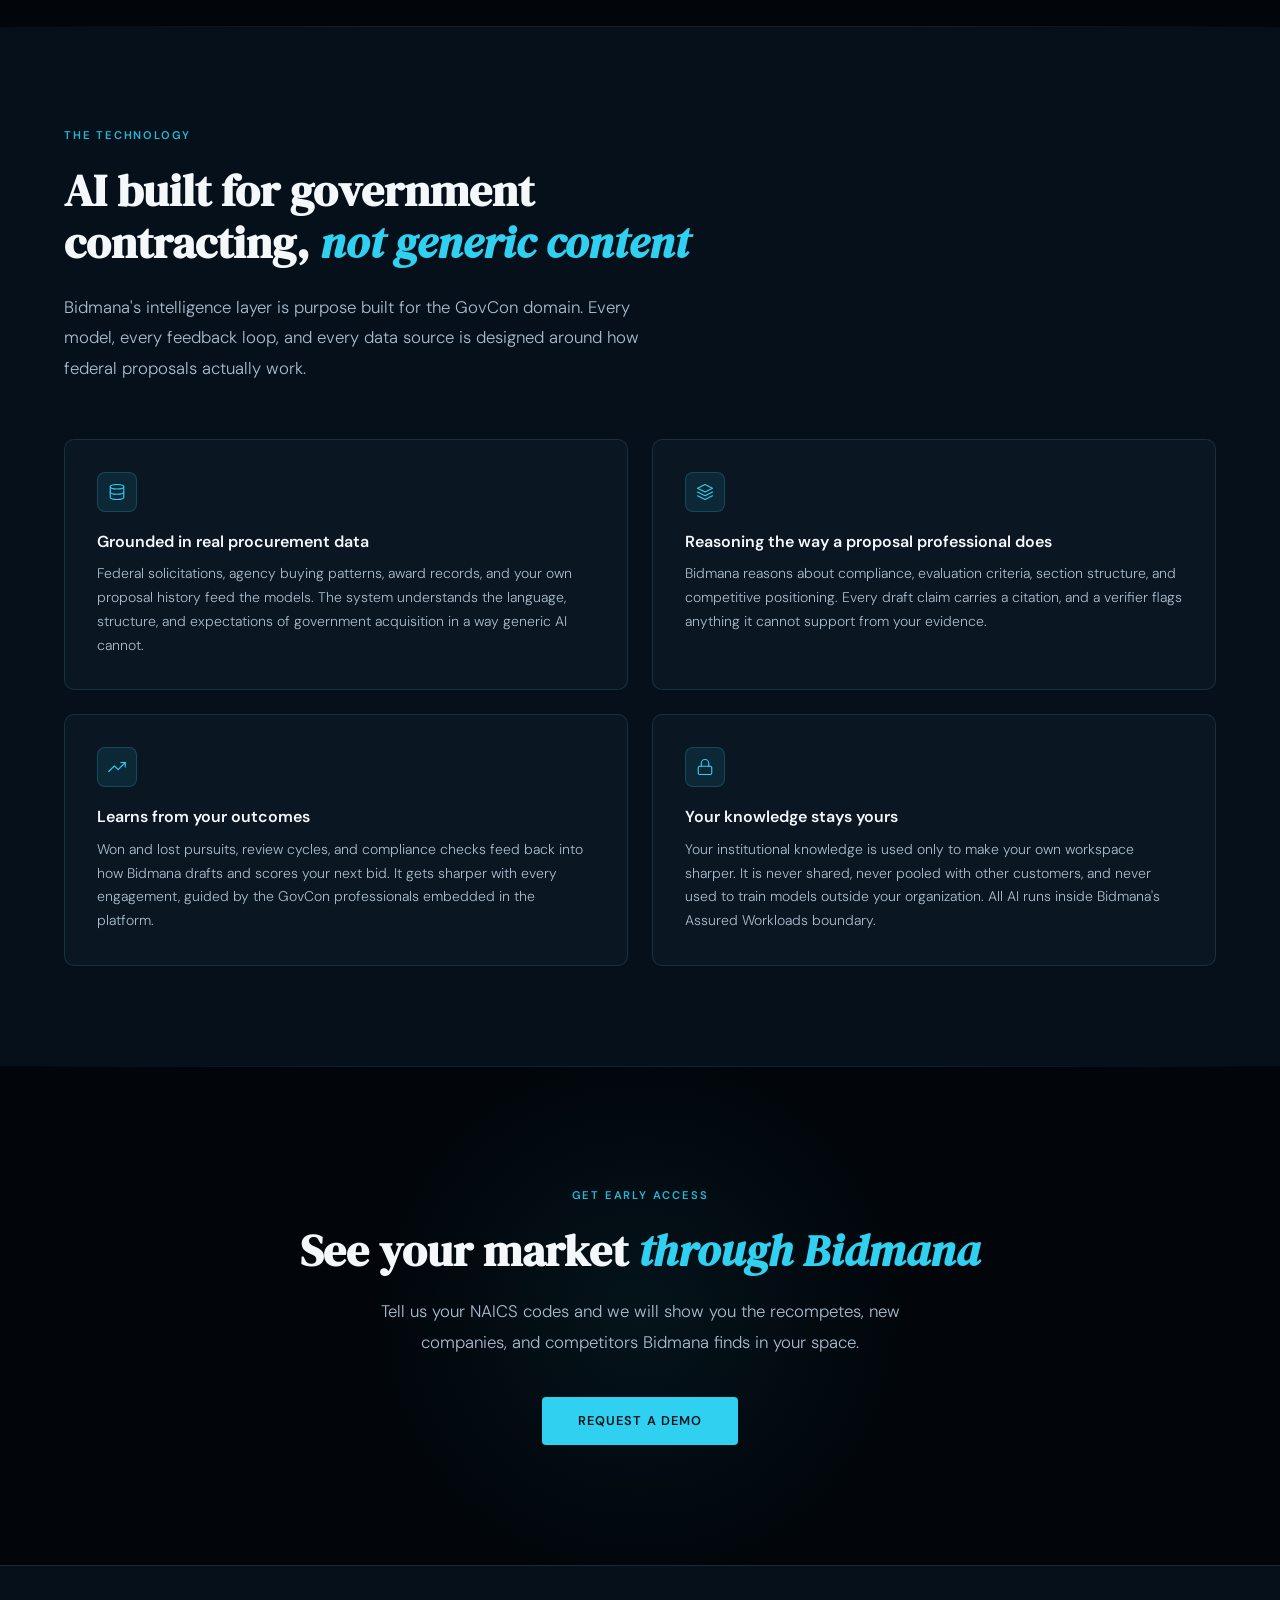
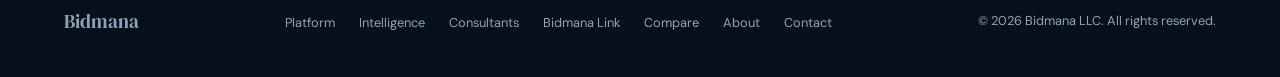
<file: intelligence.html>
<!DOCTYPE html>
<html lang="en">
<head>
  <meta charset="UTF-8" />
  <meta name="viewport" content="width=device-width, initial-scale=1.0" />
  <title>Intelligence | Bidmana</title>
  <meta name="description" content="Bidmana Intelligence: recompete radar, emerging companies, competitor landscape and Black Hat briefs, award history, calibrated win probability, and AI built for government contracting." />
  <link rel="canonical" href="https://bidmana.com/intelligence" />
  <link rel="icon" type="image/png" href="favicon-mana.png" />
  <link rel="preconnect" href="https://fonts.googleapis.com" />
  <link rel="preconnect" href="https://fonts.gstatic.com" crossorigin />
  <link href="https://fonts.googleapis.com/css2?family=DM+Serif+Display:ital@0;1&family=DM+Sans:ital,opsz,wght@0,9..40,300;0,9..40,400;0,9..40,500;0,9..40,600;1,9..40,300&display=swap" rel="stylesheet" />
  <link rel="stylesheet" href="assets/site.css?v=20261118a" />
</head>
<body>

  <!-- NAV -->
  <nav>
    <a href="./" class="nav-logo"><img src="assets/emblem.webp" alt="" /><span>Bid<span class="mana">mana</span></span></a>
    <ul class="nav-links">
      <li><a href="platform">Platform</a></li>
      <li><a href="intelligence">Intelligence</a></li>
      <li><a href="consultants">Consultants</a></li>
      <li><a href="link">Bidmana Link</a></li>
        <li><a href="compare">Compare</a></li>
      <li><a href="about">About</a></li>
      <li><a href="mailto:contact_us@bidmana.com" class="nav-cta mailto-cta">Request Demo</a></li>
    </ul>
    <button class="nav-toggle" aria-label="Toggle menu" aria-expanded="false">
      <span></span>
      <span></span>
      <span></span>
    </button>
  </nav>

  <!-- PAGE HERO -->
  <section class="page-hero has-art">
    <div class="hero-art art-radar" aria-hidden="true"><svg viewBox="0 0 400 300"><circle class="ln" cx="200" cy="150" r="130"/><circle class="ln dash" cx="200" cy="150" r="90"/><circle class="ln" cx="200" cy="150" r="48"/><path class="ln" d="M 70 150 H 330 M 200 20 V 280"/><circle class="ring ln teal" cx="200" cy="150" r="130"/><g class="sweep"><path d="M 200 150 L 200 20 A 130 130 0 0 1 292 58 Z" fill="url(#sweepGrad)"/><line class="ln teal" x1="200" y1="150" x2="200" y2="20"/></g><defs><linearGradient id="sweepGrad" x1="0" y1="0" x2="1" y2="1"><stop offset="0" stop-color="#2fd0f0" stop-opacity="0.22"/><stop offset="1" stop-color="#2fd0f0" stop-opacity="0"/></linearGradient></defs><g class="blip b1"><circle class="dot" cx="262" cy="92" r="3.5"/><text class="lbl" x="272" y="88">Recompete · 14 mo</text></g><g class="blip b2"><circle class="dot" cx="150" cy="212" r="3.5"/><text class="lbl" x="60" y="232">New competitor</text></g><g class="blip b3"><circle class="dot" cx="118" cy="110" r="3.5"/><text class="lbl" x="40" y="100">Award · $2.1M</text></g><text class="lbl dim" x="200" y="296" text-anchor="middle">Your market, scanned nightly</text></svg></div>
    <div class="section-label anim">Intelligence</div>
    <h1 class="anim" style="animation-delay:0.06s">Know the market <em>before the RFP drops</em></h1>
    <p class="hero-sub anim" style="animation-delay:0.12s">
      The pursuits you win are usually the ones you saw coming. Bidmana Intelligence reads award history, expiring contracts, and competitor behavior so your team can shape the bid months before the solicitation is public.
    </p>
    <div class="hero-actions anim" style="animation-delay:0.18s">
      <a href="mailto:contact_us@bidmana.com" class="btn-primary mailto-cta">Request a Demo</a>
    </div>
  </section>

  <div class="divider"></div>

  <!-- INTELLIGENCE TOOLS -->
  <section id="tools">
    <div class="section-label">What You Get</div>
    <h2 class="section-title anim">Six views of <em>your market</em></h2>
    <p class="section-body anim" style="animation-delay:0.1s">
      Each view is built from your company profile, so the contracts, competitors, and agencies it surfaces are the ones in your NAICS codes and your set-aside categories, not a generic feed.
    </p>
    <div class="card-grid three">
      <div class="info-card anim" style="animation-delay:0.12s">
        <div class="info-card-icon"><svg viewBox="0 0 24 24"><circle cx="12" cy="12" r="10"/><circle cx="12" cy="12" r="6"/><circle cx="12" cy="12" r="2"/></svg></div>
        <h3>Recompete Radar</h3>
        <p>Contracts in your space that are approaching their end date, who holds them, how the agency has bought before, and how often task orders are issued. Signals from new RFPs are folded in as they appear.</p>
      </div>
      <div class="info-card anim" style="animation-delay:0.18s">
        <div class="info-card-icon"><svg viewBox="0 0 24 24"><polyline points="23 6 13.5 15.5 8.5 10.5 1 18"/><polyline points="17 6 23 6 23 12"/></svg></div>
        <h3>Emerging Companies</h3>
        <p>New companies winning work in your NAICS codes, with business size, certifications, and the awards that put them on the map. Filter by size to watch small businesses or the large primes moving into your lane.</p>
      </div>
      <div class="info-card anim" style="animation-delay:0.24s">
        <div class="info-card-icon"><svg viewBox="0 0 24 24"><path d="M17 21v-2a4 4 0 0 0-4-4H5a4 4 0 0 0-4 4v2"/><circle cx="9" cy="7" r="4"/><path d="M23 21v-2a4 4 0 0 0-3-3.87M16 3.13a4 4 0 0 1 0 7.75"/></svg></div>
        <h3>Competitor Landscape and Black Hat briefs</h3>
        <p>Who you keep running into, where they win, and what they are likely to propose. Generate a Black Hat brief for a specific pursuit to pressure-test your own strategy.</p>
      </div>
      <div class="info-card anim" style="animation-delay:0.30s">
        <div class="info-card-icon"><svg viewBox="0 0 24 24"><line x1="12" y1="1" x2="12" y2="23"/><path d="M17 5H9.5a3.5 3.5 0 0 0 0 7h5a3.5 3.5 0 0 1 0 7H6"/></svg></div>
        <h3>Award history</h3>
        <p>Federal award records searchable by agency, NAICS, PSC, and vendor, with dollar ranges attached to live opportunities so you know what the work is worth.</p>
      </div>
      <div class="info-card anim" style="animation-delay:0.36s">
        <div class="info-card-icon"><svg viewBox="0 0 24 24"><path d="M12 2L2 7l10 5 10-5-10-5z"/><path d="M2 17l10 5 10-5"/><path d="M2 12l10 5 10-5"/></svg></div>
        <h3>Calibrated win probability</h3>
        <p>A pWin estimate for each pursuit that is calibrated against your own past outcomes, so the number means what it says and improves as you record wins and losses.</p>
      </div>
      <div class="info-card anim" style="animation-delay:0.42s">
        <div class="info-card-icon"><svg viewBox="0 0 24 24"><rect x="3" y="3" width="18" height="18" rx="2"/><path d="M8 17V11M12 17V7M16 17v-4"/></svg></div>
        <h3>Analytics and scheduled reports</h3>
        <p>Win rate, pipeline health, and market movement on one dashboard, with intelligence reports emailed to your team as PDF on the schedule you choose.</p>
      </div>
    </div>
  </section>

  <div class="divider"></div>

  <!-- AI -->
  <section class="feature-section alt" id="ai">
    <div class="section-label">The Technology</div>
    <h2 class="section-title anim">AI built for government contracting, <em>not generic content</em></h2>
    <p class="section-body anim" style="animation-delay:0.1s">
      Bidmana's intelligence layer is purpose built for the GovCon domain. Every model, every feedback loop, and every data source is designed around how federal proposals actually work.
    </p>
    <div class="card-grid">
      <div class="info-card anim" style="animation-delay:0.12s">
        <div class="info-card-icon"><svg viewBox="0 0 24 24"><ellipse cx="12" cy="5" rx="9" ry="3"/><path d="M21 12c0 1.66-4 3-9 3s-9-1.34-9-3"/><path d="M3 5v14c0 1.66 4 3 9 3s9-1.34 9-3V5"/></svg></div>
        <h3>Grounded in real procurement data</h3>
        <p>Federal solicitations, agency buying patterns, award records, and your own proposal history feed the models. The system understands the language, structure, and expectations of government acquisition in a way generic AI cannot.</p>
      </div>
      <div class="info-card anim" style="animation-delay:0.2s">
        <div class="info-card-icon"><svg viewBox="0 0 24 24"><path d="M12 2L2 7l10 5 10-5-10-5z"/><path d="M2 17l10 5 10-5"/><path d="M2 12l10 5 10-5"/></svg></div>
        <h3>Reasoning the way a proposal professional does</h3>
        <p>Bidmana reasons about compliance, evaluation criteria, section structure, and competitive positioning. Every draft claim carries a citation, and a verifier flags anything it cannot support from your evidence.</p>
      </div>
      <div class="info-card anim" style="animation-delay:0.28s">
        <div class="info-card-icon"><svg viewBox="0 0 24 24"><polyline points="23 6 13.5 15.5 8.5 10.5 1 18"/><polyline points="17 6 23 6 23 12"/></svg></div>
        <h3>Learns from your outcomes</h3>
        <p>Won and lost pursuits, review cycles, and compliance checks feed back into how Bidmana drafts and scores your next bid. It gets sharper with every engagement, guided by the GovCon professionals embedded in the platform.</p>
      </div>
      <div class="info-card anim" style="animation-delay:0.36s">
        <div class="info-card-icon"><svg viewBox="0 0 24 24"><rect x="3" y="11" width="18" height="11" rx="2"/><path d="M7 11V7a5 5 0 0 1 10 0v4"/></svg></div>
        <h3>Your knowledge stays yours</h3>
        <p>Your institutional knowledge is used only to make your own workspace sharper. It is never shared, never pooled with other customers, and never used to train models outside your organization. All AI runs inside Bidmana's Assured Workloads boundary.</p>
      </div>
    </div>
  </section>

  <div class="divider"></div>

  <!-- CTA -->
  <section class="cta-section" id="contact">
    <div class="section-label">Get Early Access</div>
    <h2 class="section-title anim">See your market <em>through Bidmana</em></h2>
    <p class="section-body anim" style="animation-delay:0.1s">
      Tell us your NAICS codes and we will show you the recompetes, new companies, and competitors Bidmana finds in your space.
    </p>
    <div class="cta-actions anim" style="animation-delay:0.2s">
      <a href="mailto:contact_us@bidmana.com" class="btn-primary mailto-cta">Request a Demo</a>
    </div>
  </section>

  <!-- FOOTER -->
  <footer>
    <div class="footer-inner">
      <a href="./" class="footer-brand">Bidmana</a>
      <ul class="footer-links">
        <li><a href="platform">Platform</a></li>
        <li><a href="intelligence">Intelligence</a></li>
        <li><a href="consultants">Consultants</a></li>
        <li><a href="link">Bidmana Link</a></li>
        <li><a href="compare">Compare</a></li>
        <li><a href="about">About</a></li>
        <li><a href="mailto:contact_us@bidmana.com" class="mailto-cta">Contact</a></li>
      </ul>
      <span class="footer-copy">© 2026 Bidmana LLC. All rights reserved.</span>
    </div>
  </footer>

  <script src="assets/site.js?v=20261116c"></script>
</body>
</html>
</file>
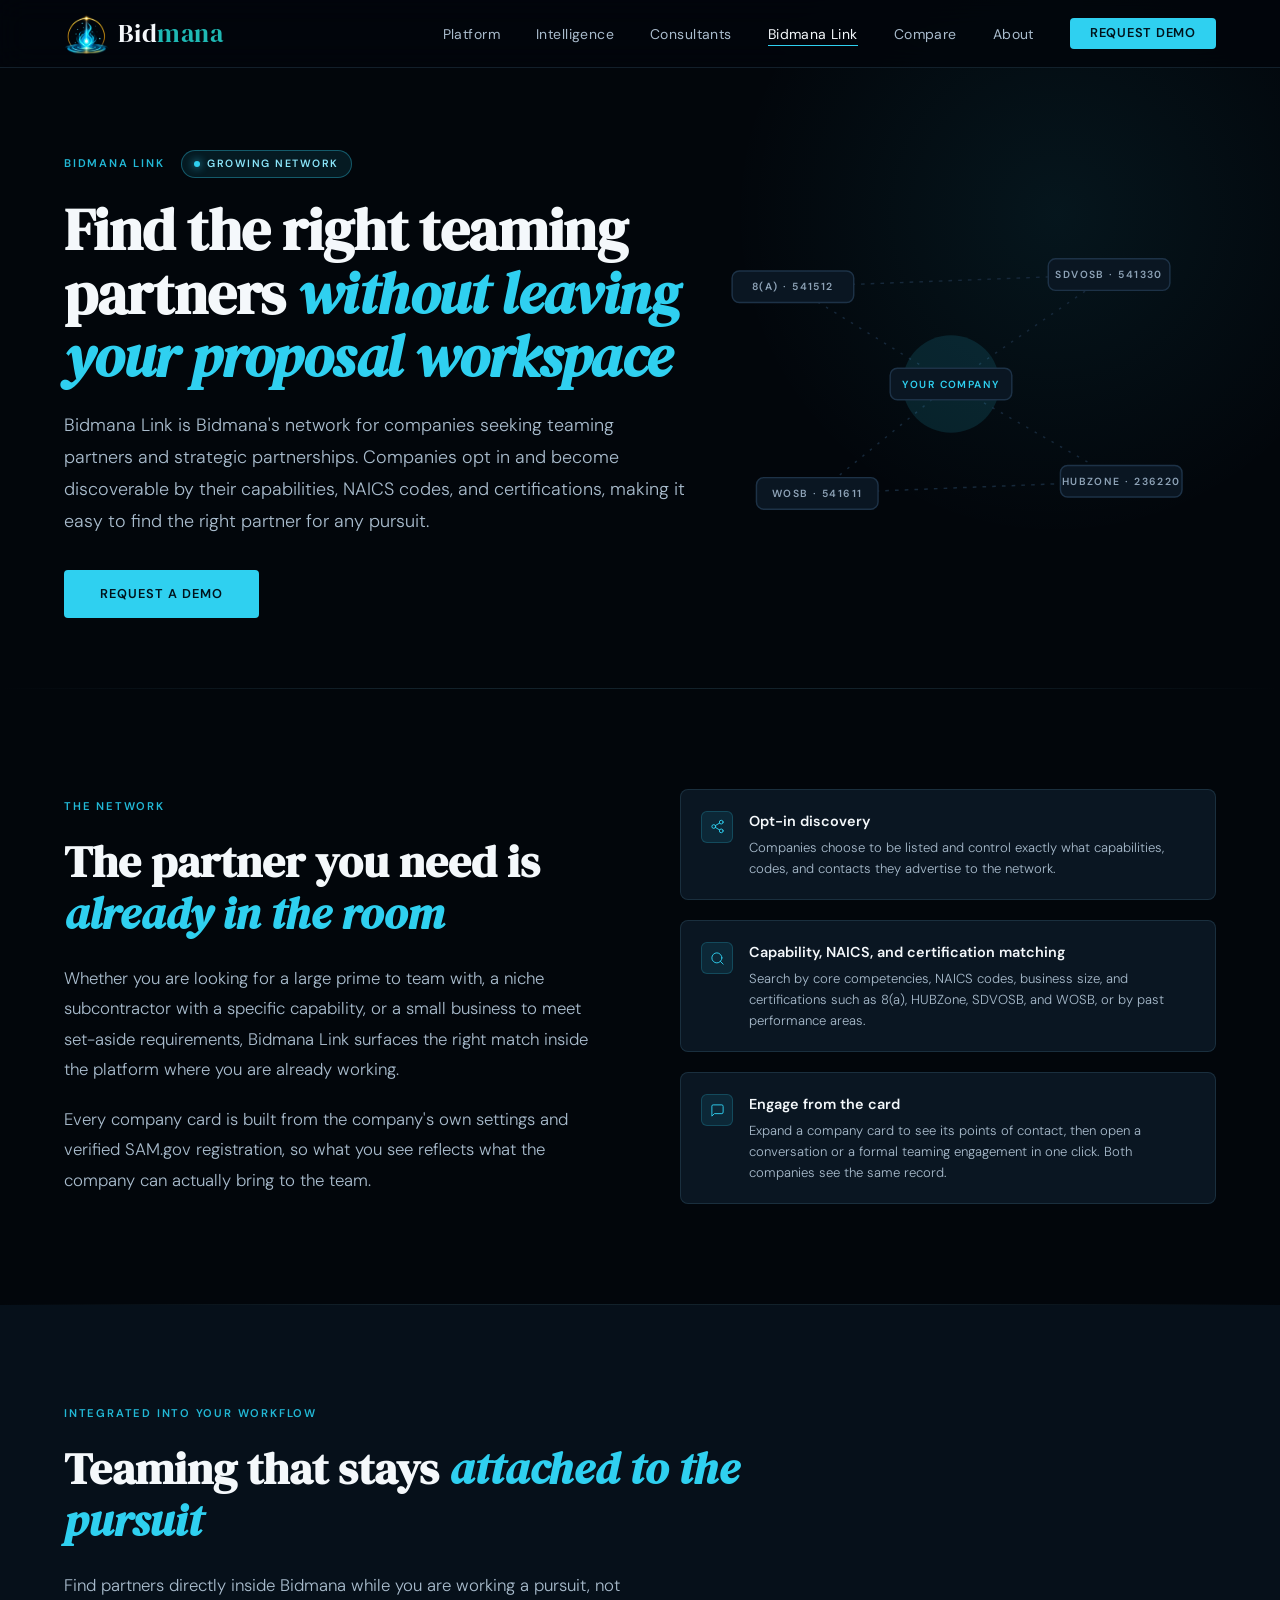
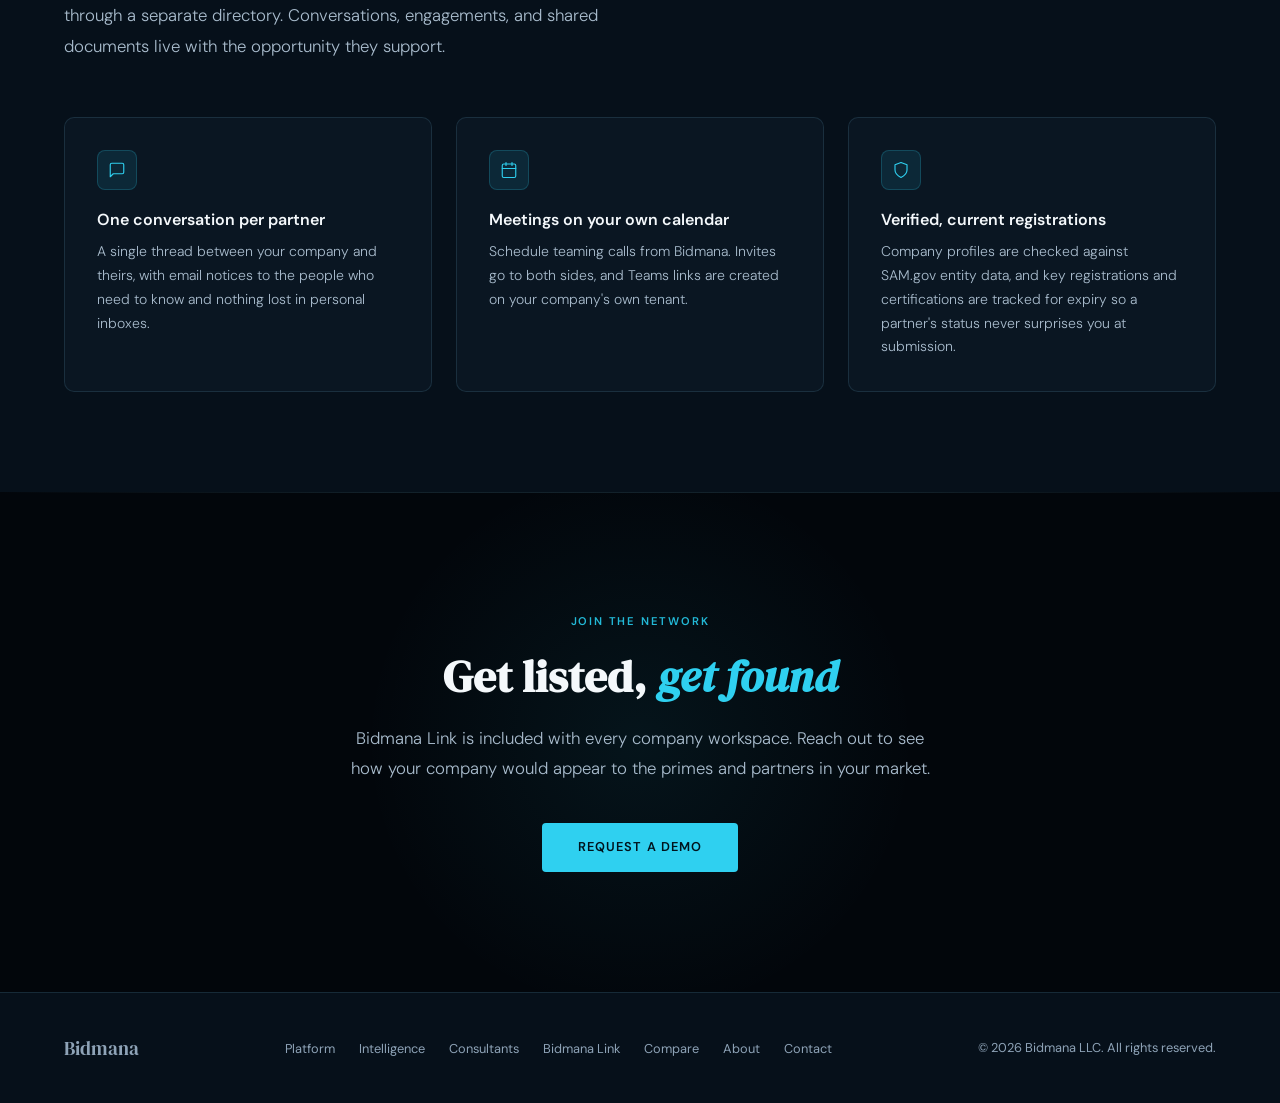
<file: link.html>
<!DOCTYPE html>
<html lang="en">
<head>
  <meta charset="UTF-8" />
  <meta name="viewport" content="width=device-width, initial-scale=1.0" />
  <title>Bidmana Link | Bidmana</title>
  <meta name="description" content="Bidmana Link is the teaming network inside Bidmana. Find primes, subcontractors, and small business partners by capability, NAICS code, and certification, then engage them without leaving your pursuit." />
  <link rel="canonical" href="https://bidmana.com/link" />
  <link rel="icon" type="image/png" href="favicon-mana.png" />
  <link rel="preconnect" href="https://fonts.googleapis.com" />
  <link rel="preconnect" href="https://fonts.gstatic.com" crossorigin />
  <link href="https://fonts.googleapis.com/css2?family=DM+Serif+Display:ital@0;1&family=DM+Sans:ital,opsz,wght@0,9..40,300;0,9..40,400;0,9..40,500;0,9..40,600;1,9..40,300&display=swap" rel="stylesheet" />
  <link rel="stylesheet" href="assets/site.css?v=20261118a" />
</head>
<body>

  <!-- NAV -->
  <nav>
    <a href="./" class="nav-logo"><img src="assets/emblem.webp" alt="" /><span>Bid<span class="mana">mana</span></span></a>
    <ul class="nav-links">
      <li><a href="platform">Platform</a></li>
      <li><a href="intelligence">Intelligence</a></li>
      <li><a href="consultants">Consultants</a></li>
      <li><a href="link">Bidmana Link</a></li>
        <li><a href="compare">Compare</a></li>
      <li><a href="about">About</a></li>
      <li><a href="mailto:contact_us@bidmana.com" class="nav-cta mailto-cta">Request Demo</a></li>
    </ul>
    <button class="nav-toggle" aria-label="Toggle menu" aria-expanded="false">
      <span></span>
      <span></span>
      <span></span>
    </button>
  </nav>

  <!-- PAGE HERO -->
  <section class="page-hero has-art">
    <div class="hero-art art-net" aria-hidden="true"><svg viewBox="0 0 400 300"><line class="ln edge" x1="70" y1="70" x2="200" y2="150"/><line class="ln edge" x1="330" y1="60" x2="200" y2="150"/><line class="ln edge" x1="90" y1="240" x2="200" y2="150"/><line class="ln edge" x1="340" y1="230" x2="200" y2="150"/><line class="ln dash" x1="70" y1="70" x2="330" y2="60"/><line class="ln dash" x1="90" y1="240" x2="340" y2="230"/><g class="sig s1"><circle class="dot" r="3"/></g><g class="sig s2"><circle class="dot" r="3"/></g><g class="sig s3"><circle class="dot" r="3"/></g><g class="sig s4"><circle class="dot" r="3"/></g><circle class="glow" cx="200" cy="150" r="40"/><g class=""><rect class="node" x="150" y="137" width="100" height="26" rx="6"/><text class="lbl teal" x="200.0" y="153.0" text-anchor="middle">Your company</text></g><g class="peer p1"><rect class="node" x="20" y="57" width="100" height="26" rx="6"/><text class="lbl dim" x="70.0" y="73.0" text-anchor="middle">8(a) · 541512</text></g><g class="peer p2"><rect class="node" x="280" y="47" width="100" height="26" rx="6"/><text class="lbl dim" x="330.0" y="63.0" text-anchor="middle">SDVOSB · 541330</text></g><g class="peer p3"><rect class="node" x="40" y="227" width="100" height="26" rx="6"/><text class="lbl dim" x="90.0" y="243.0" text-anchor="middle">WOSB · 541611</text></g><g class="peer p4"><rect class="node" x="290" y="217" width="100" height="26" rx="6"/><text class="lbl dim" x="340.0" y="233.0" text-anchor="middle">HUBZone · 236220</text></g></svg></div>
    <div class="section-label anim">Bidmana Link <span class="status-pill">Growing Network</span></div>
    <h1 class="anim" style="animation-delay:0.06s">Find the right teaming partners <em>without leaving your proposal workspace</em></h1>
    <p class="hero-sub anim" style="animation-delay:0.12s">
      Bidmana Link is Bidmana's network for companies seeking teaming partners and strategic partnerships. Companies opt in and become discoverable by their capabilities, NAICS codes, and certifications, making it easy to find the right partner for any pursuit.
    </p>
    <div class="hero-actions anim" style="animation-delay:0.18s">
      <a href="mailto:contact_us@bidmana.com" class="btn-primary mailto-cta">Request a Demo</a>
    </div>
  </section>

  <div class="divider"></div>

  <!-- HOW LINK WORKS -->
  <section class="feature-section" id="network">
    <div class="feature-inner">
      <div>
        <div class="section-label">The Network</div>
        <h2 class="section-title anim">The partner you need is <em>already in the room</em></h2>
        <p class="section-body anim" style="animation-delay:0.1s">
          Whether you are looking for a large prime to team with, a niche subcontractor with a specific capability, or a small business to meet set-aside requirements, Bidmana Link surfaces the right match inside the platform where you are already working.
        </p>
        <p class="section-body anim" style="animation-delay:0.16s">
          Every company card is built from the company's own settings and verified SAM.gov registration, so what you see reflects what the company can actually bring to the team.
        </p>
      </div>
      <div class="feature-list anim" style="animation-delay:0.2s">
        <div class="feature">
          <div class="feature-icon"><svg viewBox="0 0 24 24"><circle cx="18" cy="5" r="3"/><circle cx="6" cy="12" r="3"/><circle cx="18" cy="19" r="3"/><line x1="8.59" y1="13.51" x2="15.42" y2="17.49"/><line x1="15.41" y1="6.51" x2="8.59" y2="10.49"/></svg></div>
          <div>
            <h4>Opt-in discovery</h4>
            <p>Companies choose to be listed and control exactly what capabilities, codes, and contacts they advertise to the network.</p>
          </div>
        </div>
        <div class="feature">
          <div class="feature-icon"><svg viewBox="0 0 24 24"><circle cx="11" cy="11" r="8"/><path d="M21 21l-4.35-4.35"/></svg></div>
          <div>
            <h4>Capability, NAICS, and certification matching</h4>
            <p>Search by core competencies, NAICS codes, business size, and certifications such as 8(a), HUBZone, SDVOSB, and WOSB, or by past performance areas.</p>
          </div>
        </div>
        <div class="feature">
          <div class="feature-icon"><svg viewBox="0 0 24 24"><path d="M21 15a2 2 0 0 1-2 2H7l-4 4V5a2 2 0 0 1 2-2h14a2 2 0 0 1 2 2z"/></svg></div>
          <div>
            <h4>Engage from the card</h4>
            <p>Expand a company card to see its points of contact, then open a conversation or a formal teaming engagement in one click. Both companies see the same record.</p>
          </div>
        </div>
      </div>
    </div>
  </section>

  <div class="divider"></div>

  <!-- INTEGRATED -->
  <section class="feature-section alt" id="integrated">
    <div class="section-label">Integrated Into Your Workflow</div>
    <h2 class="section-title anim">Teaming that stays <em>attached to the pursuit</em></h2>
    <p class="section-body anim" style="animation-delay:0.1s">
      Find partners directly inside Bidmana while you are working a pursuit, not through a separate directory. Conversations, engagements, and shared documents live with the opportunity they support.
    </p>
    <div class="card-grid three">
      <div class="info-card anim" style="animation-delay:0.12s">
        <div class="info-card-icon"><svg viewBox="0 0 24 24"><path d="M21 15a2 2 0 0 1-2 2H7l-4 4V5a2 2 0 0 1 2-2h14a2 2 0 0 1 2 2z"/></svg></div>
        <h3>One conversation per partner</h3>
        <p>A single thread between your company and theirs, with email notices to the people who need to know and nothing lost in personal inboxes.</p>
      </div>
      <div class="info-card anim" style="animation-delay:0.18s">
        <div class="info-card-icon"><svg viewBox="0 0 24 24"><rect x="3" y="4" width="18" height="18" rx="2"/><path d="M16 2v4M8 2v4M3 10h18"/></svg></div>
        <h3>Meetings on your own calendar</h3>
        <p>Schedule teaming calls from Bidmana. Invites go to both sides, and Teams links are created on your company's own tenant.</p>
      </div>
      <div class="info-card anim" style="animation-delay:0.24s">
        <div class="info-card-icon"><svg viewBox="0 0 24 24"><path d="M12 22s8-4 8-10V5l-8-3-8 3v7c0 6 8 10 8 10z"/></svg></div>
        <h3>Verified, current registrations</h3>
        <p>Company profiles are checked against SAM.gov entity data, and key registrations and certifications are tracked for expiry so a partner's status never surprises you at submission.</p>
      </div>
    </div>
  </section>

  <div class="divider"></div>

  <!-- CTA -->
  <section class="cta-section" id="contact">
    <div class="section-label">Join the Network</div>
    <h2 class="section-title anim">Get listed, <em>get found</em></h2>
    <p class="section-body anim" style="animation-delay:0.1s">
      Bidmana Link is included with every company workspace. Reach out to see how your company would appear to the primes and partners in your market.
    </p>
    <div class="cta-actions anim" style="animation-delay:0.2s">
      <a href="mailto:contact_us@bidmana.com" class="btn-primary mailto-cta">Request a Demo</a>
    </div>
  </section>

  <!-- FOOTER -->
  <footer>
    <div class="footer-inner">
      <a href="./" class="footer-brand">Bidmana</a>
      <ul class="footer-links">
        <li><a href="platform">Platform</a></li>
        <li><a href="intelligence">Intelligence</a></li>
        <li><a href="consultants">Consultants</a></li>
        <li><a href="link">Bidmana Link</a></li>
        <li><a href="compare">Compare</a></li>
        <li><a href="about">About</a></li>
        <li><a href="mailto:contact_us@bidmana.com" class="mailto-cta">Contact</a></li>
      </ul>
      <span class="footer-copy">© 2026 Bidmana LLC. All rights reserved.</span>
    </div>
  </footer>

  <script src="assets/site.js?v=20261116c"></script>
</body>
</html>
</file>
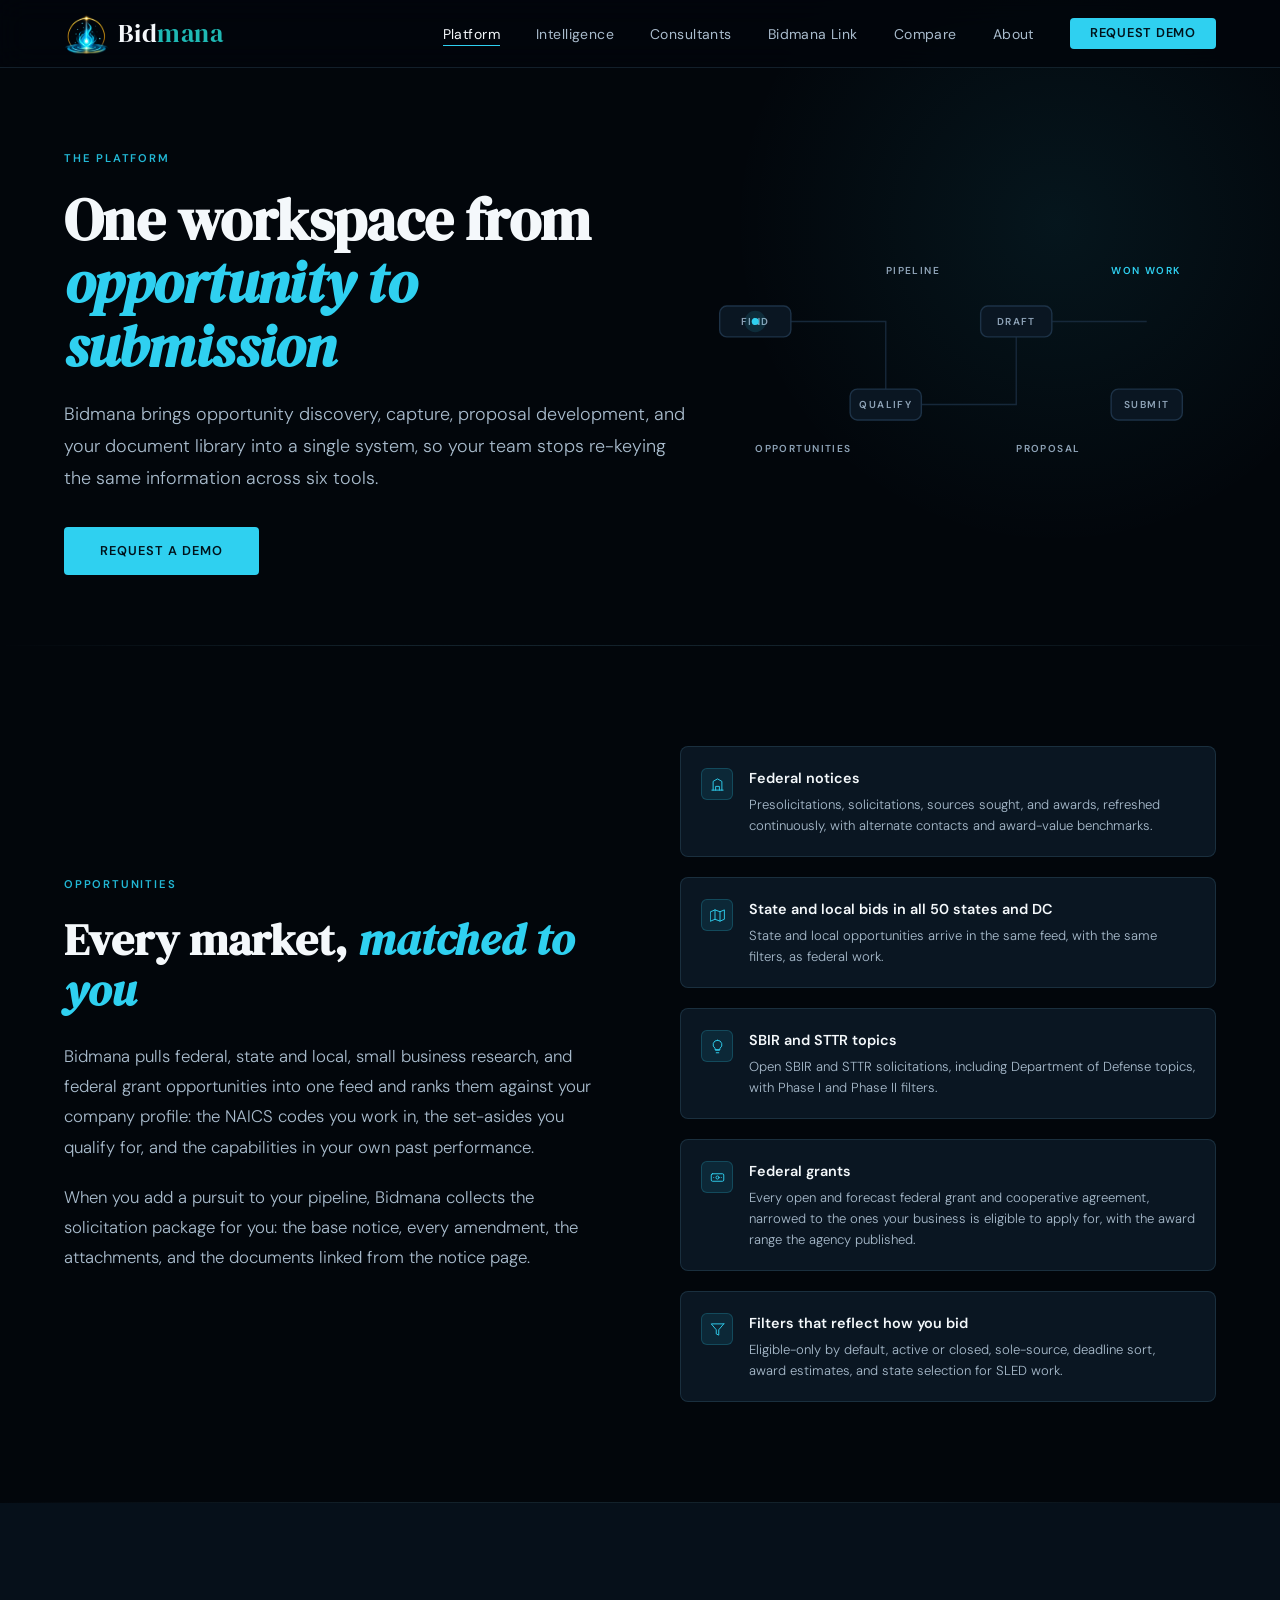
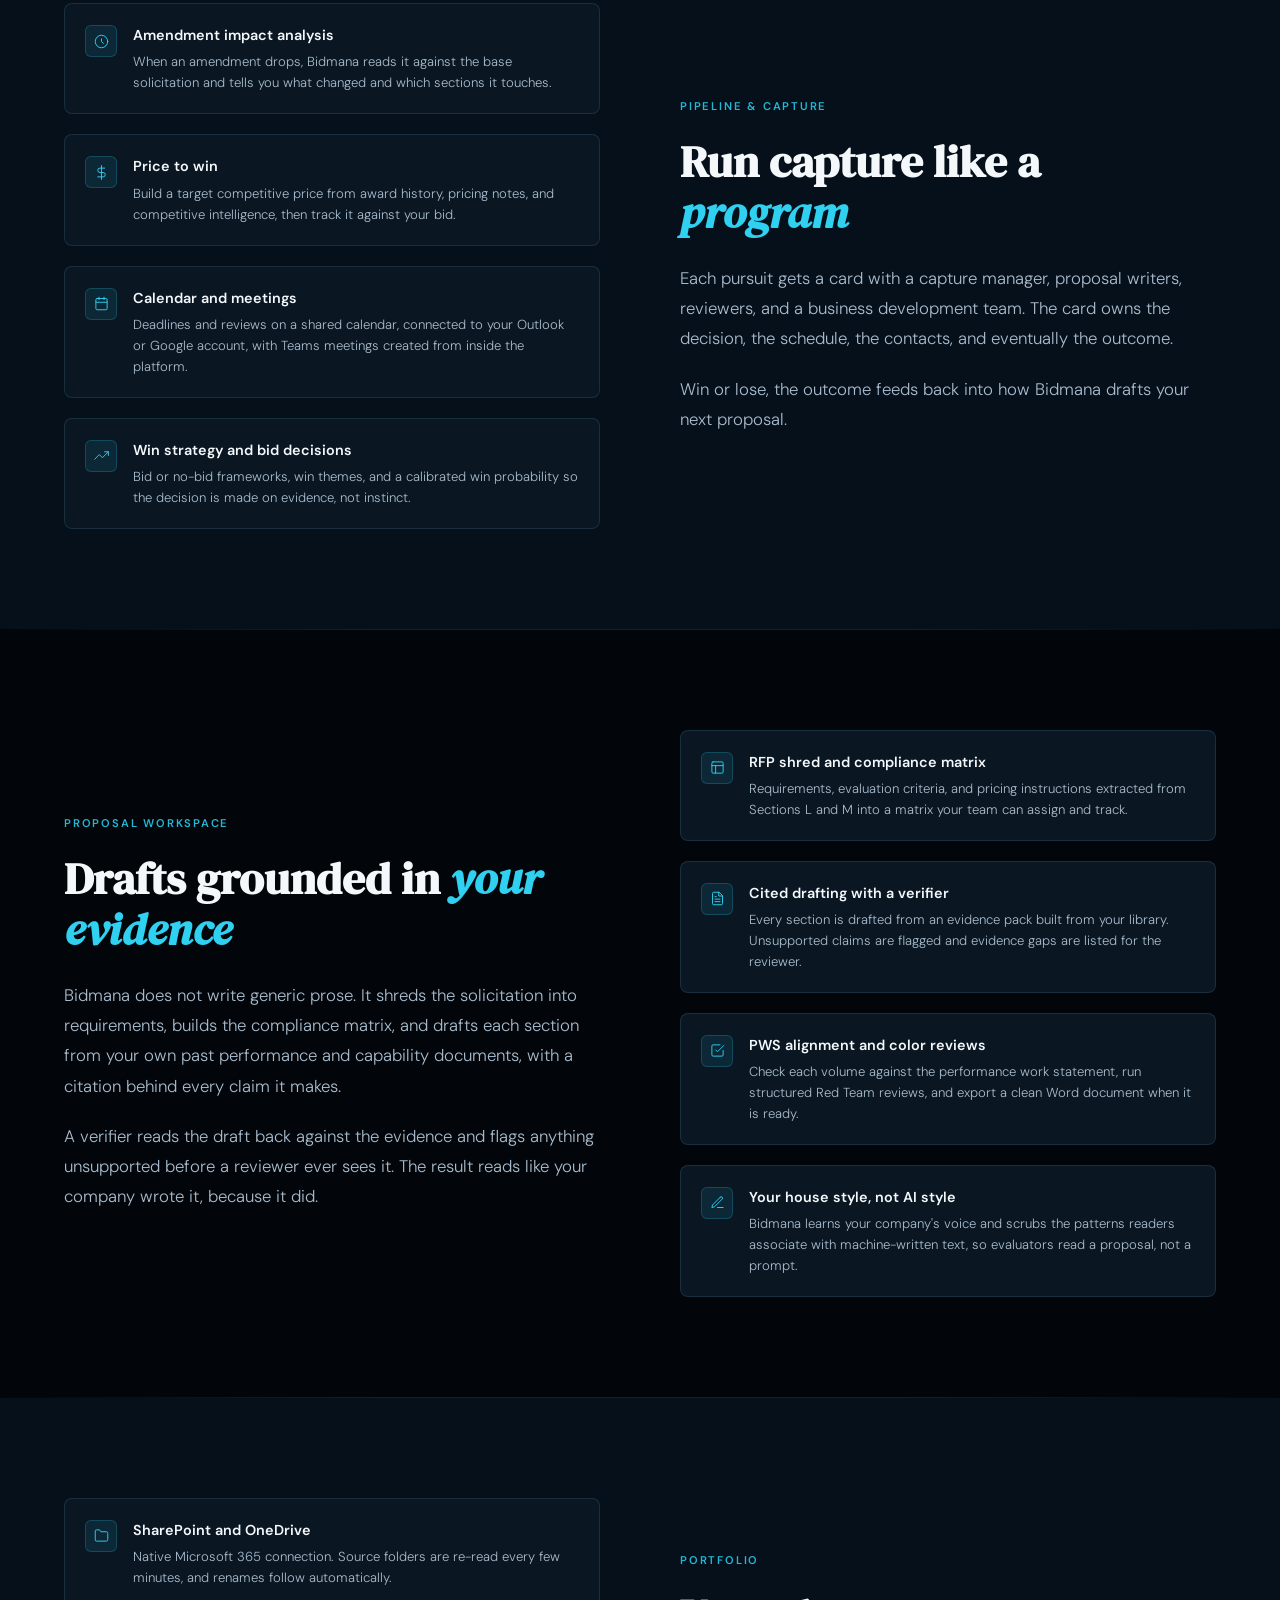
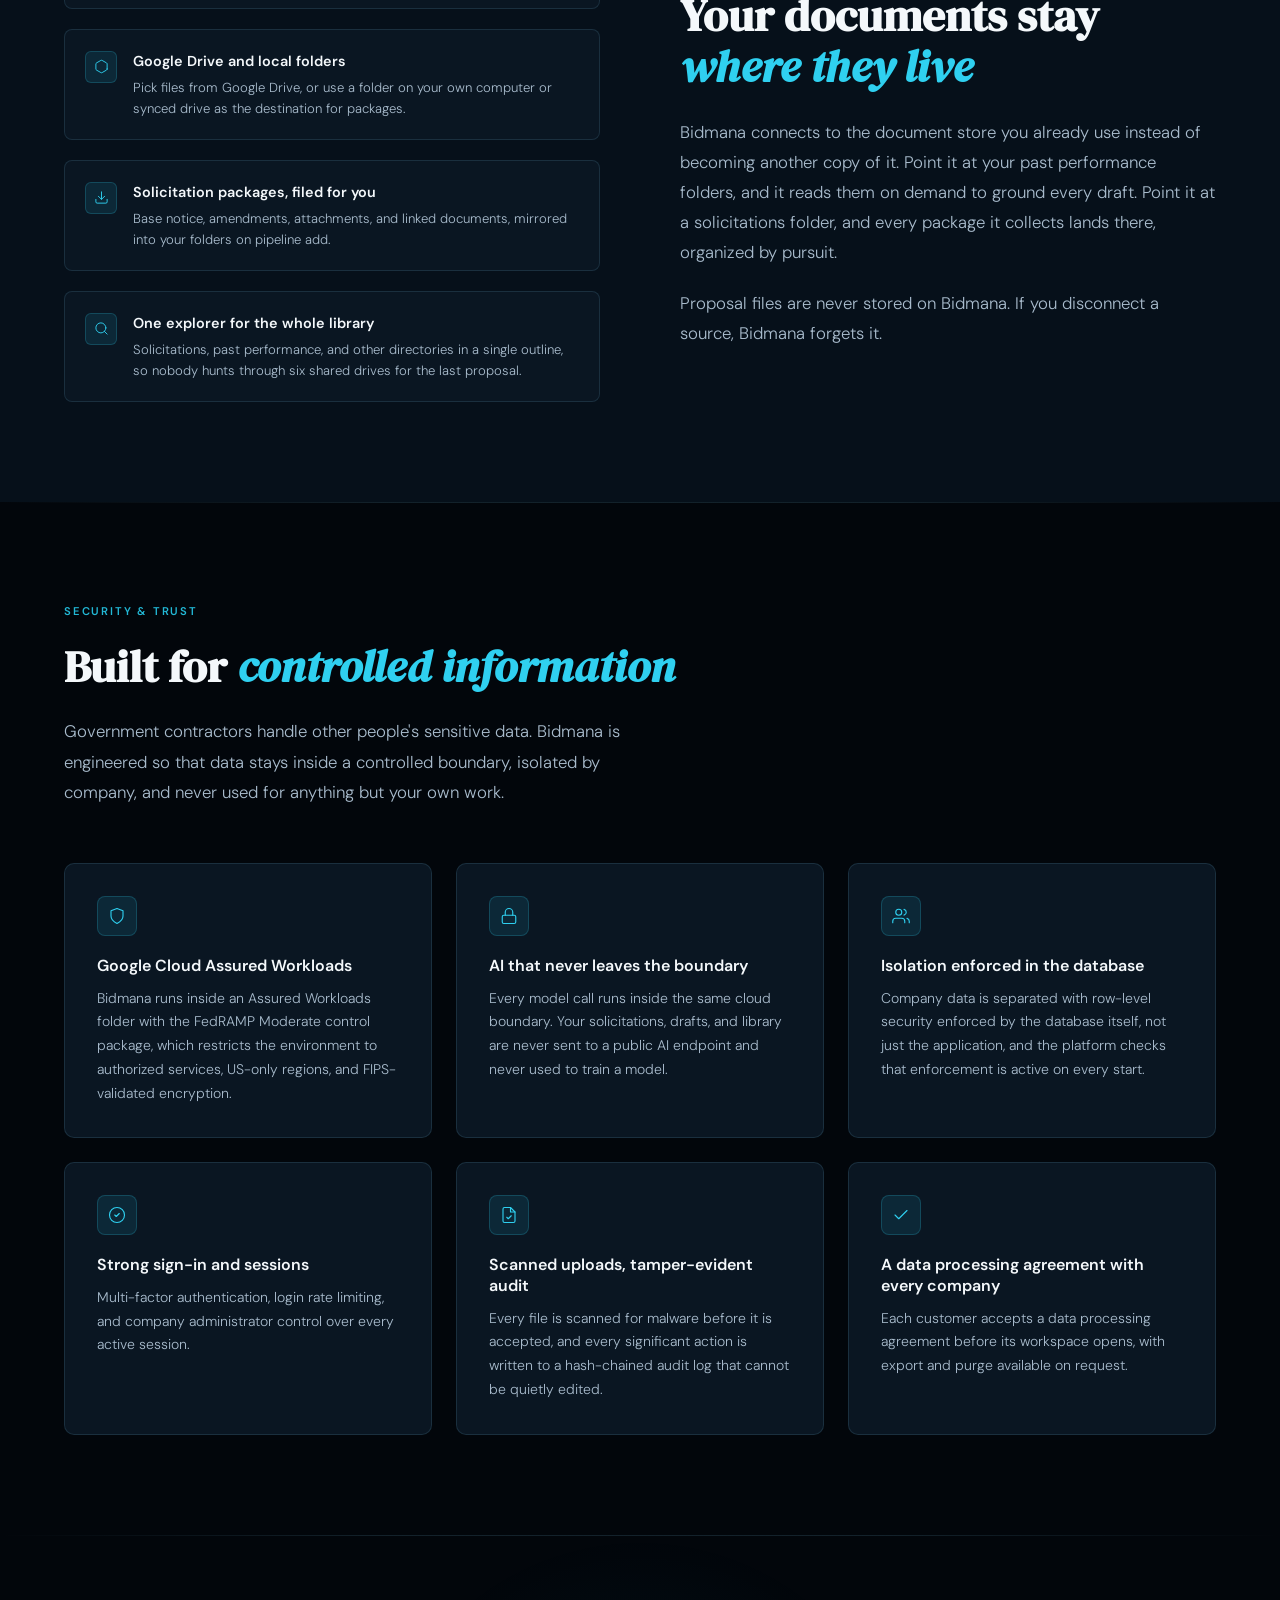
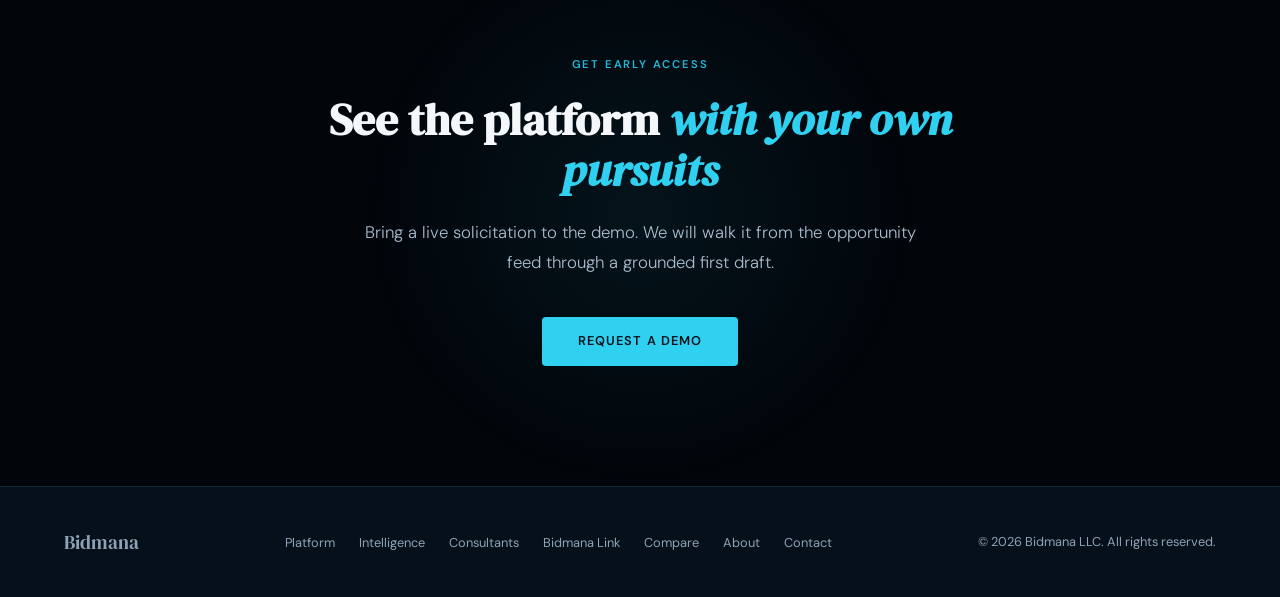
<file: platform.html>
<!DOCTYPE html>
<html lang="en">
<head>
  <meta charset="UTF-8" />
  <meta name="viewport" content="width=device-width, initial-scale=1.0" />
  <title>The Platform | Bidmana</title>
  <meta name="description" content="Federal, state and local, SBIR, and grant opportunities; pipeline and capture; a proposal workspace with RFP shred, compliance matrix, and grounded drafting; and a document connector that keeps your files in SharePoint, OneDrive, or Google Drive." />
  <link rel="canonical" href="https://bidmana.com/platform" />
  <link rel="icon" type="image/png" href="favicon-mana.png" />
  <link rel="preconnect" href="https://fonts.googleapis.com" />
  <link rel="preconnect" href="https://fonts.gstatic.com" crossorigin />
  <link href="https://fonts.googleapis.com/css2?family=DM+Serif+Display:ital@0;1&family=DM+Sans:ital,opsz,wght@0,9..40,300;0,9..40,400;0,9..40,500;0,9..40,600;1,9..40,300&display=swap" rel="stylesheet" />
  <link rel="stylesheet" href="assets/site.css?v=20261118a" />
</head>
<body>

  <!-- NAV -->
  <nav>
    <a href="./" class="nav-logo"><img src="assets/emblem.webp" alt="" /><span>Bid<span class="mana">mana</span></span></a>
    <ul class="nav-links">
      <li><a href="platform">Platform</a></li>
      <li><a href="intelligence">Intelligence</a></li>
      <li><a href="consultants">Consultants</a></li>
      <li><a href="link">Bidmana Link</a></li>
        <li><a href="compare">Compare</a></li>
      <li><a href="about">About</a></li>
      <li><a href="mailto:contact_us@bidmana.com" class="nav-cta mailto-cta">Request Demo</a></li>
    </ul>
    <button class="nav-toggle" aria-label="Toggle menu" aria-expanded="false">
      <span></span>
      <span></span>
      <span></span>
    </button>
  </nav>

  <!-- PAGE HERO -->
  <section class="page-hero has-art">
    <div class="hero-art art-flow" aria-hidden="true"><svg viewBox="0 0 410 190"><path class="ln draw" d="M 40 60 H 150 V 130 H 260 V 60 H 370"/><g><g class="stage"><rect class="node" x="10" y="47" width="60" height="26" rx="6"/><text class="lbl dim" x="40.0" y="63.0" text-anchor="middle">Find</text></g><g class="stage"><rect class="node" x="120" y="117" width="60" height="26" rx="6"/><text class="lbl dim" x="150.0" y="133.0" text-anchor="middle">Qualify</text></g><g class="stage"><rect class="node" x="230" y="47" width="60" height="26" rx="6"/><text class="lbl dim" x="260.0" y="63.0" text-anchor="middle">Draft</text></g><g class="stage"><rect class="node" x="340" y="117" width="60" height="26" rx="6"/><text class="lbl dim" x="370.0" y="133.0" text-anchor="middle">Submit</text></g></g><g class="pulse"><circle class="glow" r="9"/><circle class="dot" r="3"/></g><text class="lbl dim" x="40" y="170">Opportunities</text><text class="lbl dim" x="150" y="20">Pipeline</text><text class="lbl dim" x="260" y="170">Proposal</text><text class="lbl teal" x="340" y="20">Won work</text></svg></div>
    <div class="section-label anim">The Platform</div>
    <h1 class="anim" style="animation-delay:0.06s">One workspace from <em>opportunity to submission</em></h1>
    <p class="hero-sub anim" style="animation-delay:0.12s">
      Bidmana brings opportunity discovery, capture, proposal development, and your document library into a single system, so your team stops re-keying the same information across six tools.
    </p>
    <div class="hero-actions anim" style="animation-delay:0.18s">
      <a href="mailto:contact_us@bidmana.com" class="btn-primary mailto-cta">Request a Demo</a>
    </div>
  </section>

  <div class="divider"></div>

  <!-- OPPORTUNITIES -->
  <section class="feature-section" id="opportunities">
    <div class="feature-inner">
      <div>
        <div class="section-label">Opportunities</div>
        <h2 class="section-title anim">Every market, <em>matched to you</em></h2>
        <p class="section-body anim" style="animation-delay:0.1s">
          Bidmana pulls federal, state and local, small business research, and federal grant opportunities into one feed and ranks them against your company profile: the NAICS codes you work in, the set-asides you qualify for, and the capabilities in your own past performance.
        </p>
        <p class="section-body anim" style="animation-delay:0.16s">
          When you add a pursuit to your pipeline, Bidmana collects the solicitation package for you: the base notice, every amendment, the attachments, and the documents linked from the notice page.
        </p>
      </div>
      <div class="feature-list anim" style="animation-delay:0.2s">
        <div class="feature">
          <div class="feature-icon"><svg viewBox="0 0 24 24"><path d="M3 21h18"/><path d="M5 21V7l7-4 7 4v14"/><path d="M9 21v-6h6v6"/></svg></div>
          <div>
            <h4>Federal notices</h4>
            <p>Presolicitations, solicitations, sources sought, and awards, refreshed continuously, with alternate contacts and award-value benchmarks.</p>
          </div>
        </div>
        <div class="feature">
          <div class="feature-icon"><svg viewBox="0 0 24 24"><path d="M1 6l7-3 8 3 7-3v15l-7 3-8-3-7 3z"/><path d="M8 3v15M16 6v15"/></svg></div>
          <div>
            <h4>State and local bids in all 50 states and DC</h4>
            <p>State and local opportunities arrive in the same feed, with the same filters, as federal work.</p>
          </div>
        </div>
        <div class="feature">
          <div class="feature-icon"><svg viewBox="0 0 24 24"><path d="M9 18h6"/><path d="M10 22h4"/><path d="M12 2a7 7 0 0 0-4 12.75V17h8v-2.25A7 7 0 0 0 12 2z"/></svg></div>
          <div>
            <h4>SBIR and STTR topics</h4>
            <p>Open SBIR and STTR solicitations, including Department of Defense topics, with Phase I and Phase II filters.</p>
          </div>
        </div>
        <div class="feature">
          <div class="feature-icon"><svg viewBox="0 0 24 24"><rect x="2" y="6" width="20" height="12" rx="2"/><circle cx="12" cy="12" r="2.5"/><path d="M6 12h.01M18 12h.01"/></svg></div>
          <div>
            <h4>Federal grants</h4>
            <p>Every open and forecast federal grant and cooperative agreement, narrowed to the ones your business is eligible to apply for, with the award range the agency published.</p>
          </div>
        </div>
        <div class="feature">
          <div class="feature-icon"><svg viewBox="0 0 24 24"><path d="M22 3H2l8 9.46V19l4 2v-8.54L22 3z"/></svg></div>
          <div>
            <h4>Filters that reflect how you bid</h4>
            <p>Eligible-only by default, active or closed, sole-source, deadline sort, award estimates, and state selection for SLED work.</p>
          </div>
        </div>
      </div>
    </div>
  </section>

  <div class="divider"></div>

  <!-- CAPTURE -->
  <section class="feature-section alt" id="capture">
    <div class="feature-inner reverse">
      <div>
        <div class="section-label">Pipeline &amp; Capture</div>
        <h2 class="section-title anim">Run capture like a <em>program</em></h2>
        <p class="section-body anim" style="animation-delay:0.1s">
          Each pursuit gets a card with a capture manager, proposal writers, reviewers, and a business development team. The card owns the decision, the schedule, the contacts, and eventually the outcome.
        </p>
        <p class="section-body anim" style="animation-delay:0.16s">
          Win or lose, the outcome feeds back into how Bidmana drafts your next proposal.
        </p>
      </div>
      <div class="feature-list anim" style="animation-delay:0.2s">
        <div class="feature">
          <div class="feature-icon"><svg viewBox="0 0 24 24"><path d="M12 8v4l3 3"/><circle cx="12" cy="12" r="10"/></svg></div>
          <div>
            <h4>Amendment impact analysis</h4>
            <p>When an amendment drops, Bidmana reads it against the base solicitation and tells you what changed and which sections it touches.</p>
          </div>
        </div>
        <div class="feature">
          <div class="feature-icon"><svg viewBox="0 0 24 24"><line x1="12" y1="1" x2="12" y2="23"/><path d="M17 5H9.5a3.5 3.5 0 0 0 0 7h5a3.5 3.5 0 0 1 0 7H6"/></svg></div>
          <div>
            <h4>Price to win</h4>
            <p>Build a target competitive price from award history, pricing notes, and competitive intelligence, then track it against your bid.</p>
          </div>
        </div>
        <div class="feature">
          <div class="feature-icon"><svg viewBox="0 0 24 24"><rect x="3" y="4" width="18" height="18" rx="2"/><path d="M16 2v4M8 2v4M3 10h18"/></svg></div>
          <div>
            <h4>Calendar and meetings</h4>
            <p>Deadlines and reviews on a shared calendar, connected to your Outlook or Google account, with Teams meetings created from inside the platform.</p>
          </div>
        </div>
        <div class="feature">
          <div class="feature-icon"><svg viewBox="0 0 24 24"><polyline points="23 6 13.5 15.5 8.5 10.5 1 18"/><polyline points="17 6 23 6 23 12"/></svg></div>
          <div>
            <h4>Win strategy and bid decisions</h4>
            <p>Bid or no-bid frameworks, win themes, and a calibrated win probability so the decision is made on evidence, not instinct.</p>
          </div>
        </div>
      </div>
    </div>
  </section>

  <div class="divider"></div>

  <!-- PROPOSALS -->
  <section class="feature-section" id="proposals">
    <div class="feature-inner">
      <div>
        <div class="section-label">Proposal Workspace</div>
        <h2 class="section-title anim">Drafts grounded in <em>your evidence</em></h2>
        <p class="section-body anim" style="animation-delay:0.1s">
          Bidmana does not write generic prose. It shreds the solicitation into requirements, builds the compliance matrix, and drafts each section from your own past performance and capability documents, with a citation behind every claim it makes.
        </p>
        <p class="section-body anim" style="animation-delay:0.16s">
          A verifier reads the draft back against the evidence and flags anything unsupported before a reviewer ever sees it. The result reads like your company wrote it, because it did.
        </p>
      </div>
      <div class="feature-list anim" style="animation-delay:0.2s">
        <div class="feature">
          <div class="feature-icon"><svg viewBox="0 0 24 24"><rect x="3" y="3" width="18" height="18" rx="2"/><path d="M3 9h18M9 21V9"/></svg></div>
          <div>
            <h4>RFP shred and compliance matrix</h4>
            <p>Requirements, evaluation criteria, and pricing instructions extracted from Sections L and M into a matrix your team can assign and track.</p>
          </div>
        </div>
        <div class="feature">
          <div class="feature-icon"><svg viewBox="0 0 24 24"><path d="M14 2H6a2 2 0 0 0-2 2v16a2 2 0 0 0 2 2h12a2 2 0 0 0 2-2V8z"/><path d="M14 2v6h6M16 13H8M16 17H8M10 9H8"/></svg></div>
          <div>
            <h4>Cited drafting with a verifier</h4>
            <p>Every section is drafted from an evidence pack built from your library. Unsupported claims are flagged and evidence gaps are listed for the reviewer.</p>
          </div>
        </div>
        <div class="feature">
          <div class="feature-icon"><svg viewBox="0 0 24 24"><path d="M9 11l3 3L22 4"/><path d="M21 12v7a2 2 0 0 1-2 2H5a2 2 0 0 1-2-2V5a2 2 0 0 1 2-2h11"/></svg></div>
          <div>
            <h4>PWS alignment and color reviews</h4>
            <p>Check each volume against the performance work statement, run structured Red Team reviews, and export a clean Word document when it is ready.</p>
          </div>
        </div>
        <div class="feature">
          <div class="feature-icon"><svg viewBox="0 0 24 24"><path d="M12 20h9"/><path d="M16.5 3.5a2.121 2.121 0 0 1 3 3L7 19l-4 1 1-4L16.5 3.5z"/></svg></div>
          <div>
            <h4>Your house style, not AI style</h4>
            <p>Bidmana learns your company's voice and scrubs the patterns readers associate with machine-written text, so evaluators read a proposal, not a prompt.</p>
          </div>
        </div>
      </div>
    </div>
  </section>

  <div class="divider"></div>

  <!-- PORTFOLIO -->
  <section class="feature-section alt" id="portfolio">
    <div class="feature-inner reverse">
      <div>
        <div class="section-label">Portfolio</div>
        <h2 class="section-title anim">Your documents stay <em>where they live</em></h2>
        <p class="section-body anim" style="animation-delay:0.1s">
          Bidmana connects to the document store you already use instead of becoming another copy of it. Point it at your past performance folders, and it reads them on demand to ground every draft. Point it at a solicitations folder, and every package it collects lands there, organized by pursuit.
        </p>
        <p class="section-body anim" style="animation-delay:0.16s">
          Proposal files are never stored on Bidmana. If you disconnect a source, Bidmana forgets it.
        </p>
      </div>
      <div class="feature-list anim" style="animation-delay:0.2s">
        <div class="feature">
          <div class="feature-icon"><svg viewBox="0 0 24 24"><path d="M22 19a2 2 0 0 1-2 2H4a2 2 0 0 1-2-2V5a2 2 0 0 1 2-2h5l2 3h9a2 2 0 0 1 2 2z"/></svg></div>
          <div>
            <h4>SharePoint and OneDrive</h4>
            <p>Native Microsoft 365 connection. Source folders are re-read every few minutes, and renames follow automatically.</p>
          </div>
        </div>
        <div class="feature">
          <div class="feature-icon"><svg viewBox="0 0 24 24"><path d="M21 16V8a2 2 0 0 0-1-1.73l-7-4a2 2 0 0 0-2 0l-7 4A2 2 0 0 0 3 8v8a2 2 0 0 0 1 1.73l7 4a2 2 0 0 0 2 0l7-4A2 2 0 0 0 21 16z"/></svg></div>
          <div>
            <h4>Google Drive and local folders</h4>
            <p>Pick files from Google Drive, or use a folder on your own computer or synced drive as the destination for packages.</p>
          </div>
        </div>
        <div class="feature">
          <div class="feature-icon"><svg viewBox="0 0 24 24"><path d="M21 15v4a2 2 0 0 1-2 2H5a2 2 0 0 1-2-2v-4"/><polyline points="7 10 12 15 17 10"/><line x1="12" y1="15" x2="12" y2="3"/></svg></div>
          <div>
            <h4>Solicitation packages, filed for you</h4>
            <p>Base notice, amendments, attachments, and linked documents, mirrored into your folders on pipeline add.</p>
          </div>
        </div>
        <div class="feature">
          <div class="feature-icon"><svg viewBox="0 0 24 24"><circle cx="11" cy="11" r="8"/><path d="M21 21l-4.35-4.35"/></svg></div>
          <div>
            <h4>One explorer for the whole library</h4>
            <p>Solicitations, past performance, and other directories in a single outline, so nobody hunts through six shared drives for the last proposal.</p>
          </div>
        </div>
      </div>
    </div>
  </section>

  <div class="divider"></div>

  <!-- SECURITY -->
  <section id="security">
    <div class="section-label">Security &amp; Trust</div>
    <h2 class="section-title anim">Built for <em>controlled information</em></h2>
    <p class="section-body anim" style="animation-delay:0.1s">
      Government contractors handle other people's sensitive data. Bidmana is engineered so that data stays inside a controlled boundary, isolated by company, and never used for anything but your own work.
    </p>
    <div class="card-grid three">
      <div class="info-card anim" style="animation-delay:0.12s">
        <div class="info-card-icon"><svg viewBox="0 0 24 24"><path d="M12 22s8-4 8-10V5l-8-3-8 3v7c0 6 8 10 8 10z"/></svg></div>
        <h3>Google Cloud Assured Workloads</h3>
        <p>Bidmana runs inside an Assured Workloads folder with the FedRAMP Moderate control package, which restricts the environment to authorized services, US-only regions, and FIPS-validated encryption.</p>
      </div>
      <div class="info-card anim" style="animation-delay:0.18s">
        <div class="info-card-icon"><svg viewBox="0 0 24 24"><rect x="3" y="11" width="18" height="11" rx="2"/><path d="M7 11V7a5 5 0 0 1 10 0v4"/></svg></div>
        <h3>AI that never leaves the boundary</h3>
        <p>Every model call runs inside the same cloud boundary. Your solicitations, drafts, and library are never sent to a public AI endpoint and never used to train a model.</p>
      </div>
      <div class="info-card anim" style="animation-delay:0.24s">
        <div class="info-card-icon"><svg viewBox="0 0 24 24"><path d="M17 21v-2a4 4 0 0 0-4-4H5a4 4 0 0 0-4 4v2"/><circle cx="9" cy="7" r="4"/><path d="M23 21v-2a4 4 0 0 0-3-3.87M16 3.13a4 4 0 0 1 0 7.75"/></svg></div>
        <h3>Isolation enforced in the database</h3>
        <p>Company data is separated with row-level security enforced by the database itself, not just the application, and the platform checks that enforcement is active on every start.</p>
      </div>
      <div class="info-card anim" style="animation-delay:0.30s">
        <div class="info-card-icon"><svg viewBox="0 0 24 24"><path d="M9 12l2 2 4-4"/><circle cx="12" cy="12" r="10"/></svg></div>
        <h3>Strong sign-in and sessions</h3>
        <p>Multi-factor authentication, login rate limiting, and company administrator control over every active session.</p>
      </div>
      <div class="info-card anim" style="animation-delay:0.36s">
        <div class="info-card-icon"><svg viewBox="0 0 24 24"><path d="M14 2H6a2 2 0 0 0-2 2v16a2 2 0 0 0 2 2h12a2 2 0 0 0 2-2V8z"/><path d="M14 2v6h6"/><path d="M9 15l2 2 4-4"/></svg></div>
        <h3>Scanned uploads, tamper-evident audit</h3>
        <p>Every file is scanned for malware before it is accepted, and every significant action is written to a hash-chained audit log that cannot be quietly edited.</p>
      </div>
      <div class="info-card anim" style="animation-delay:0.42s">
        <div class="info-card-icon"><svg viewBox="0 0 24 24"><path d="M20 6L9 17l-5-5"/></svg></div>
        <h3>A data processing agreement with every company</h3>
        <p>Each customer accepts a data processing agreement before its workspace opens, with export and purge available on request.</p>
      </div>
    </div>
  </section>

  <div class="divider"></div>

  <!-- CTA -->
  <section class="cta-section" id="contact">
    <div class="section-label">Get Early Access</div>
    <h2 class="section-title anim">See the platform <em>with your own pursuits</em></h2>
    <p class="section-body anim" style="animation-delay:0.1s">
      Bring a live solicitation to the demo. We will walk it from the opportunity feed through a grounded first draft.
    </p>
    <div class="cta-actions anim" style="animation-delay:0.2s">
      <a href="mailto:contact_us@bidmana.com" class="btn-primary mailto-cta">Request a Demo</a>
    </div>
  </section>

  <!-- FOOTER -->
  <footer>
    <div class="footer-inner">
      <a href="./" class="footer-brand">Bidmana</a>
      <ul class="footer-links">
        <li><a href="platform">Platform</a></li>
        <li><a href="intelligence">Intelligence</a></li>
        <li><a href="consultants">Consultants</a></li>
        <li><a href="link">Bidmana Link</a></li>
        <li><a href="compare">Compare</a></li>
        <li><a href="about">About</a></li>
        <li><a href="mailto:contact_us@bidmana.com" class="mailto-cta">Contact</a></li>
      </ul>
      <span class="footer-copy">© 2026 Bidmana LLC. All rights reserved.</span>
    </div>
  </footer>

  <script src="assets/site.js?v=20261116c"></script>
</body>
</html>
</file>
<file: assets/site.css>
*, *::before, *::after { box-sizing: border-box; margin: 0; padding: 0; }

:root {
  --black:        #000000;
  --black-mid:    #0a0a0a;
  --black-card:   #0f0f0f;
  --black-border: #1c1c1c;
  --teal:         #00B8CC;
  --teal-light:   #33CCDD;
  --teal-dim:     #00A8BA;
  --teal-glow:    rgba(47,208,240,0.10);
  --gold:         #C8A56E;
  --gold-light:   #E2C99A;
  --gold-muted:   #7A6040;
  --text-primary: #FFFFFF;
  --text-secondary: #F0C97A;
  --text-muted:   #C8A56E;
}

html { scroll-behavior: smooth; }

body {
  font-family: 'DM Sans', sans-serif;
  background: var(--black);
  color: var(--text-primary);
  line-height: 1.6;
  overflow-x: hidden;
}

/* ── NAV ── */
nav {
  position: fixed;
  top: 0; left: 0; right: 0;
  z-index: 100;
  display: flex;
  align-items: center;
  justify-content: space-between;
  padding: 0 5%;
  height: 68px;
  background: rgba(0,0,0,0.90);
  backdrop-filter: blur(14px);
  border-bottom: 1px solid rgba(47,208,240,0.12);
}

.nav-logo {
  display: inline-flex;
  align-items: center;
  gap: 0.55rem;
  font-family: 'DM Serif Display', serif;
  font-size: 1.6rem;
  color: var(--text-primary);
  text-decoration: none;
  letter-spacing: 0.02em;
}

.nav-logo img { height: 34px; width: auto; mix-blend-mode: screen; }
.nav-logo:hover { color: var(--teal); transition: color 0.2s; }

.nav-links {
  display: flex;
  align-items: center;
  gap: 2.25rem;
  list-style: none;
}

.nav-links a {
  color: var(--text-secondary);
  text-decoration: none;
  font-size: 0.875rem;
  font-weight: 400;
  letter-spacing: 0.03em;
  transition: color 0.2s;
  padding-bottom: 2px;
  border-bottom: 1px solid transparent;
}

.nav-links a:hover { color: var(--text-primary); }
.nav-links a[aria-current="page"] { color: var(--text-primary); border-bottom-color: var(--teal); }

.nav-links a.nav-cta {
  display: inline-flex;
  align-items: center;
  justify-content: center;
  background: var(--teal);
  color: #000;
  padding: 0.55rem 1.25rem;
  border: none;
  border-radius: 4px;
  font-weight: 600;
  font-size: 0.8rem;
  line-height: 1;
  letter-spacing: 0.06em;
  text-transform: uppercase;
  transition: background 0.2s;
}

.nav-links a.nav-cta:hover { background: var(--teal-light); color: #000; }

.nav-toggle {
  display: none;
  flex-direction: column;
  justify-content: center;
  gap: 5px;
  width: 32px;
  height: 32px;
  background: none;
  border: none;
  cursor: pointer;
  z-index: 101;
  padding: 0;
}

.nav-toggle span {
  display: block;
  width: 100%;
  height: 2px;
  background: var(--text-primary);
  transition: transform 0.25s ease, opacity 0.2s ease;
}

.nav-toggle.open span:nth-child(1) { transform: translateY(7px) rotate(45deg); }
.nav-toggle.open span:nth-child(2) { opacity: 0; }
.nav-toggle.open span:nth-child(3) { transform: translateY(-7px) rotate(-45deg); }

/* ── HERO (home) ── */
.hero {
  min-height: 100vh;
  display: flex;
  flex-direction: column;
  justify-content: center;
  align-items: center;
  text-align: center;
  padding: 120px 5% 90px;
  position: relative;
  overflow: hidden;
}

.hero::before {
  content: '';
  position: absolute;
  top: -15%;
  right: -5%;
  width: 65vw;
  height: 65vw;
  background: radial-gradient(ellipse at center, rgba(47,208,240,0.07) 0%, transparent 65%);
  pointer-events: none;
}

.hero::after {
  content: '';
  position: absolute;
  bottom: -10%;
  left: -5%;
  width: 45vw;
  height: 45vw;
  background: radial-gradient(ellipse at center, rgba(200,165,110,0.05) 0%, transparent 65%);
  pointer-events: none;
}

.hero-logo {
  margin-bottom: 2.5rem;
  display: flex;
  flex-direction: column;
  align-items: center;
  gap: 0.75rem;
}

.hero-logo img { height: 200px; width: auto; mix-blend-mode: screen; }

.hero-logo .hero-wordmark {
  font-family: 'DM Serif Display', serif;
  font-size: 4.5rem;
  letter-spacing: 0.02em;
}

.hero-logo .hero-wordmark .wm-bid { color: var(--text-primary); }
.hero-logo .hero-wordmark .wm-mana { color: var(--teal); }

.hero h1 {
  font-family: 'DM Serif Display', serif;
  font-size: clamp(2.75rem, 5.5vw, 5rem);
  line-height: 1.1;
  letter-spacing: -0.01em;
  max-width: 820px;
  margin: 0 auto 1.5rem;
}

.hero h1 em { font-style: italic; color: var(--teal); }

.hero-sub {
  font-size: clamp(1rem, 1.4vw, 1.15rem);
  color: var(--text-secondary);
  max-width: 580px;
  margin: 0 auto 3rem;
  font-weight: 300;
  line-height: 1.8;
}

.hero-actions {
  display: flex;
  gap: 1.25rem;
  flex-wrap: wrap;
  align-items: center;
  justify-content: center;
}

/* ── PAGE HERO (inner pages) ── */
.page-hero {
  padding: 150px 5% 70px;
  position: relative;
  overflow: hidden;
  text-align: left;
}

.page-hero::before {
  content: '';
  position: absolute;
  top: -20%;
  right: -10%;
  width: 55vw;
  height: 55vw;
  background: radial-gradient(ellipse at center, rgba(47,208,240,0.08) 0%, transparent 65%);
  pointer-events: none;
}

.page-hero h1 {
  font-family: 'DM Serif Display', serif;
  font-size: clamp(2.5rem, 4.5vw, 4rem);
  line-height: 1.1;
  letter-spacing: -0.01em;
  max-width: 820px;
  margin-bottom: 1.25rem;
  position: relative;
}

.page-hero h1 em { font-style: italic; color: var(--teal); }

.page-hero .hero-sub { margin: 0 0 2rem; max-width: 640px; position: relative; }
.page-hero .hero-actions { justify-content: flex-start; position: relative; }

/* ── BUTTONS ── */
.btn-primary {
  display: inline-block;
  background: var(--teal);
  color: #000;
  font-family: 'DM Sans', sans-serif;
  font-size: 0.8rem;
  font-weight: 600;
  letter-spacing: 0.08em;
  text-transform: uppercase;
  text-decoration: none;
  padding: 0.875rem 2.25rem;
  border-radius: 4px;
  transition: background 0.2s, transform 0.15s;
}

.btn-primary:hover { background: var(--teal-light); transform: translateY(-1px); }

.btn-ghost {
  display: inline-flex;
  align-items: center;
  gap: 0.5rem;
  color: var(--text-secondary);
  font-size: 0.875rem;
  font-weight: 400;
  text-decoration: none;
  transition: color 0.2s;
}

.btn-ghost:hover { color: var(--text-primary); }
.btn-ghost svg { width: 16px; height: 16px; stroke: currentColor; fill: none; stroke-width: 1.75; stroke-linecap: round; stroke-linejoin: round; transition: transform 0.2s; }
.btn-ghost:hover svg { transform: translateX(3px); }

/* ── DIVIDER ── */
.divider {
  width: 100%;
  height: 1px;
  background: linear-gradient(90deg, transparent, var(--black-border) 30%, var(--black-border) 70%, transparent);
}

/* ── SECTIONS ── */
section { padding: 100px 5%; }
section.tight { padding: 70px 5%; }

.section-label {
  font-size: 0.7rem;
  font-weight: 600;
  letter-spacing: 0.16em;
  text-transform: uppercase;
  color: var(--teal-dim);
  margin-bottom: 1.25rem;
}

.section-title {
  font-family: 'DM Serif Display', serif;
  font-size: clamp(2rem, 3.5vw, 3.25rem);
  line-height: 1.15;
  max-width: 680px;
  margin-bottom: 1.5rem;
}

.section-title em { font-style: italic; color: var(--teal); }

.section-body {
  font-size: 1.05rem;
  color: var(--text-secondary);
  max-width: 580px;
  line-height: 1.8;
  font-weight: 300;
}

.section-body + .section-body { margin-top: 1.25rem; }

.centered { text-align: center; }
.centered .section-label { display: flex; justify-content: center; }

/* status pill (e.g. Bidmana Link: Growing Network) */
.status-pill {
  display: inline-flex;
  align-items: center;
  gap: 0.45rem;
  font-family: 'DM Sans', sans-serif;
  font-size: 0.66rem;
  font-weight: 600;
  letter-spacing: 0.14em;
  text-transform: uppercase;
  color: var(--teal-light);
  background: var(--teal-glow);
  border: 1px solid rgba(47,208,240,0.35);
  border-radius: 999px;
  padding: 0.3rem 0.75rem;
  vertical-align: middle;
  white-space: nowrap;
}
.status-pill::before {
  content: '';
  width: 6px;
  height: 6px;
  border-radius: 50%;
  background: var(--teal);
  box-shadow: 0 0 8px var(--teal);
}
.section-label .status-pill { margin-left: 0.75rem; }
.sol-card .status-pill { margin-top: -0.5rem; margin-bottom: 1rem; }
.centered .section-title, .centered .section-body { margin-left: auto; margin-right: auto; }

/* ── PROBLEM ── */
.problem { background: var(--black-mid); }

.problem-grid {
  display: grid;
  grid-template-columns: 1fr 1fr;
  gap: 5rem;
  align-items: center;
  margin-top: 4rem;
}

.problem-items { display: flex; flex-direction: column; gap: 2.25rem; }

.problem-item { display: flex; gap: 1.5rem; align-items: center; }

.problem-icon {
  width: 48px;
  height: 48px;
  min-width: 48px;
  border-radius: 8px;
  background: rgba(47,208,240,0.07);
  border: 1px solid rgba(47,208,240,0.15);
  display: flex;
  align-items: center;
  justify-content: center;
}

.problem-icon svg {
  width: 22px;
  height: 22px;
  stroke: var(--teal-dim);
  fill: none;
  stroke-width: 1.5;
  stroke-linecap: round;
  stroke-linejoin: round;
}

.problem-item h4 { font-size: 1.25rem; font-weight: 600; line-height: 1.35; color: var(--text-primary); }

.problem-stat-block { display: flex; flex-direction: column; gap: 1.5rem; }

.stat-card {
  background: var(--black-card);
  border: 1px solid var(--black-border);
  border-radius: 8px;
  padding: 1.75rem 2rem;
  border-left: 2px solid var(--teal-dim);
}

.stat-card .stat-num {
  font-family: 'DM Serif Display', serif;
  font-size: 3.25rem;
  color: var(--teal);
  line-height: 1;
  margin-bottom: 0.5rem;
}

.stat-card .stat-label { font-size: 0.8rem; color: var(--text-secondary); letter-spacing: 0.04em; font-weight: 300; }

/* ── SOLUTION / OVERVIEW GRID ── */
.solution-grid {
  display: grid;
  grid-template-columns: repeat(3, 1fr);
  gap: 1.5px;
  margin-top: 4rem;
  border: 1.5px solid var(--black-border);
  border-radius: 10px;
  overflow: hidden;
}

.sol-card {
  display: block;
  background: var(--black-card);
  padding: 2.25rem 2rem;
  border-right: 1.5px solid var(--black-border);
  border-bottom: 1.5px solid var(--black-border);
  transition: background 0.25s;
  text-decoration: none;
  color: inherit;
}

.sol-card:nth-child(3n) { border-right: none; }
.sol-card:nth-last-child(-n+3) { border-bottom: none; }
.sol-card:hover { background: #141414; }

.sol-num {
  font-family: 'DM Serif Display', serif;
  font-size: 2.5rem;
  color: rgba(47,208,240,0.65);
  margin-bottom: 1.25rem;
  line-height: 1;
}

.sol-card h3 { font-size: 1.05rem; font-weight: 600; margin-bottom: 0.75rem; color: var(--text-primary); }
.sol-card p { font-size: 0.875rem; color: var(--text-secondary); line-height: 1.7; font-weight: 300; }
.sol-card .sol-more { display: inline-block; margin-top: 1rem; font-size: 0.8rem; color: var(--teal); letter-spacing: 0.04em; }
a.sol-card:hover .sol-more { color: var(--teal-light); }

/* ── FEATURE SECTIONS (two-column: text + feature list) ── */
.feature-section { position: relative; overflow: hidden; }
.feature-section.alt { background: var(--black-mid); }

.feature-inner {
  display: grid;
  grid-template-columns: 1fr 1fr;
  gap: 5rem;
  align-items: center;
  position: relative;
}

.feature-inner.reverse > :first-child { order: 2; }

.feature-list { display: flex; flex-direction: column; gap: 1.25rem; }

.feature {
  display: flex;
  gap: 1rem;
  align-items: flex-start;
  padding: 1.25rem;
  background: var(--black-card);
  border: 1px solid var(--black-border);
  border-radius: 8px;
  transition: border-color 0.25s;
}

.feature:hover { border-color: rgba(47,208,240,0.25); }

.feature-icon {
  width: 32px;
  height: 32px;
  min-width: 32px;
  border-radius: 6px;
  background: var(--teal-glow);
  border: 1px solid rgba(47,208,240,0.2);
  display: flex;
  align-items: center;
  justify-content: center;
  margin-top: 1px;
}

.feature-icon svg {
  width: 15px;
  height: 15px;
  stroke: var(--teal);
  fill: none;
  stroke-width: 1.5;
  stroke-linecap: round;
  stroke-linejoin: round;
}

.feature h4 { font-size: 0.9rem; font-weight: 600; color: var(--text-primary); margin-bottom: 0.25rem; }
.feature p { font-size: 0.82rem; color: var(--text-secondary); line-height: 1.6; font-weight: 300; }

/* ── CARD GRID (intelligence, security, why-now) ── */
.card-grid {
  display: grid;
  grid-template-columns: repeat(2, 1fr);
  gap: 1.5rem;
  margin-top: 3.5rem;
  position: relative;
}

.card-grid.three { grid-template-columns: repeat(3, 1fr); }

.info-card {
  background: var(--black-card);
  border: 1px solid var(--black-border);
  border-radius: 10px;
  padding: 2rem;
  transition: border-color 0.25s, transform 0.2s;
}

.info-card:hover { border-color: rgba(47,208,240,0.3); transform: translateY(-2px); }

.info-card-icon {
  width: 40px;
  height: 40px;
  border-radius: 8px;
  background: var(--teal-glow);
  border: 1px solid rgba(47,208,240,0.2);
  display: flex;
  align-items: center;
  justify-content: center;
  margin-bottom: 1.25rem;
}

.info-card-icon svg {
  width: 18px;
  height: 18px;
  stroke: var(--teal);
  fill: none;
  stroke-width: 1.5;
  stroke-linecap: round;
  stroke-linejoin: round;
}

.info-card h3 { font-size: 1rem; font-weight: 600; color: var(--text-primary); margin-bottom: 0.6rem; line-height: 1.3; }
.info-card p { font-size: 0.875rem; color: var(--text-secondary); line-height: 1.7; font-weight: 300; }

/* ── CONSULTANT STAGES ── */
.consultant { background: var(--black); position: relative; overflow: hidden; }

.consultant::before {
  content: '';
  position: absolute;
  top: 50%;
  left: 50%;
  transform: translate(-50%, -50%);
  width: 700px;
  height: 700px;
  background: radial-gradient(ellipse, rgba(47,208,240,0.06) 0%, transparent 65%);
  pointer-events: none;
}

.consultant-stages { display: flex; flex-direction: column; position: relative; }

.consultant-stages::before {
  content: '';
  position: absolute;
  top: 6px;
  bottom: 6px;
  left: 5px;
  width: 1px;
  background: var(--black-border);
}

.consultant-stage {
  position: relative;
  display: flex;
  gap: 1.1rem;
  padding: 1.1rem 1rem;
  margin: 0 -1rem;
  border-radius: 8px;
  cursor: default;
  transition: background-color 0.25s;
}

.consultant-stage:first-child { padding-top: 0; }
.consultant-stage:last-child { padding-bottom: 0; }
.consultant-stage:hover { background: var(--black-card); }

.consultant-stage-dot {
  flex: none;
  width: 10px;
  height: 10px;
  margin-top: 4px;
  border-radius: 50%;
  background: var(--teal);
  box-shadow: 0 0 8px rgba(47,208,240,0.55);
  position: relative;
  z-index: 1;
  transition: transform 0.25s, box-shadow 0.25s;
}

.consultant-stage:hover .consultant-stage-dot { transform: scale(1.35); box-shadow: 0 0 12px rgba(47,208,240,0.9); }
.consultant-stage-text { transition: transform 0.25s; }
.consultant-stage:hover .consultant-stage-text { transform: translateX(4px); }

.consultant-stage h4 { font-size: 0.9rem; font-weight: 600; color: var(--text-primary); margin-bottom: 0.3rem; transition: color 0.25s; }
.consultant-stage:hover h4 { color: var(--teal); }
.consultant-stage p { font-size: 0.8rem; color: var(--text-secondary); line-height: 1.6; font-weight: 300; }

/* ── STEPS (numbered how-it-works) ── */
.steps {
  display: grid;
  grid-template-columns: repeat(4, 1fr);
  gap: 1.5rem;
  margin-top: 3.5rem;
  counter-reset: step;
}

.step {
  background: var(--black-card);
  border: 1px solid var(--black-border);
  border-radius: 10px;
  padding: 1.75rem;
  position: relative;
}

.step::before {
  counter-increment: step;
  content: counter(step, decimal-leading-zero);
  font-family: 'DM Serif Display', serif;
  font-size: 2rem;
  color: rgba(47,208,240,0.65);
  line-height: 1;
  display: block;
  margin-bottom: 1rem;
}

.step h4 { font-size: 0.95rem; font-weight: 600; color: var(--text-primary); margin-bottom: 0.5rem; }
.step p { font-size: 0.85rem; color: var(--text-secondary); line-height: 1.65; font-weight: 300; }

/* ── ADVANTAGE ── */
.advantage { background: var(--black-mid); }

.advantage-inner {
  display: grid;
  grid-template-columns: 1fr 1fr;
  gap: 5rem;
  align-items: start;
}

.moat-list { list-style: none; margin-top: 2.5rem; display: flex; flex-direction: column; gap: 0; }

.moat-list li {
  display: flex;
  align-items: center;
  gap: 1rem;
  padding: 1.25rem 0;
  border-bottom: 1px solid var(--black-border);
  font-size: 0.95rem;
  color: var(--text-secondary);
  font-weight: 300;
  transition: color 0.2s;
}

.moat-list li:first-child { border-top: 1px solid var(--black-border); }
.moat-list li:hover { color: var(--text-primary); }

.moat-dot {
  width: 6px;
  height: 6px;
  min-width: 6px;
  border-radius: 50%;
  background: var(--teal);
  box-shadow: 0 0 6px rgba(47,208,240,0.5);
}

.why-now-grid { display: grid; grid-template-columns: 1fr 1fr; gap: 1rem; }

.why-card {
  background: var(--black-card);
  border: 1px solid var(--black-border);
  border-radius: 8px;
  padding: 1.75rem;
  transition: border-color 0.25s;
}

.why-card:hover { border-color: rgba(47,208,240,0.25); }
.why-card h4 { font-size: 1.05rem; font-weight: 600; color: var(--text-primary); margin-bottom: 0.5rem; }
.why-card p { font-size: 0.95rem; color: var(--text-muted); line-height: 1.6; font-weight: 300; }

/* ── VISION BAND ── */
.vision-band {
  background: var(--black-card);
  border-top: 1px solid var(--black-border);
  border-bottom: 1px solid var(--black-border);
  padding: 80px 5%;
  text-align: center;
  position: relative;
  overflow: hidden;
}

.vision-band::before {
  content: '';
  position: absolute;
  top: 50%;
  left: 50%;
  transform: translate(-50%, -50%);
  width: 500px;
  height: 500px;
  background: radial-gradient(ellipse, rgba(47,208,240,0.06) 0%, transparent 65%);
  pointer-events: none;
}

.vision-band .section-label { justify-content: center; display: flex; }

.vision-quote {
  font-family: 'DM Serif Display', serif;
  font-size: clamp(2rem, 4vw, 3.75rem);
  line-height: 1.15;
  max-width: 900px;
  margin: 0 auto;
  color: var(--text-primary);
  position: relative;
}

.vision-quote em { color: var(--teal); font-style: italic; }

/* ── TRUST STRIP ── */
.trust-strip {
  display: grid;
  grid-template-columns: repeat(4, 1fr);
  gap: 1rem;
  margin-top: 3rem;
}

.trust-item {
  display: flex;
  gap: 0.9rem;
  align-items: flex-start;
  padding: 1.25rem;
  border: 1px solid var(--black-border);
  border-radius: 8px;
  background: var(--black-card);
}

.trust-item svg {
  width: 20px;
  height: 20px;
  min-width: 20px;
  stroke: var(--teal);
  fill: none;
  stroke-width: 1.5;
  stroke-linecap: round;
  stroke-linejoin: round;
  margin-top: 2px;
}

.trust-item h4 { font-size: 0.9rem; font-weight: 600; color: var(--text-primary); margin-bottom: 0.2rem; }
.trust-item p { font-size: 0.8rem; color: var(--text-secondary); line-height: 1.55; font-weight: 300; }

/* ── CTA ── */
.cta-section { text-align: center; padding: 120px 5%; position: relative; overflow: hidden; }

.cta-section::before {
  content: '';
  position: absolute;
  top: 50%;
  left: 50%;
  transform: translate(-50%, -50%);
  width: 600px;
  height: 600px;
  background: radial-gradient(ellipse, rgba(47,208,240,0.07) 0%, transparent 65%);
  pointer-events: none;
}

.cta-section .section-label { justify-content: center; display: flex; }
.cta-section .section-title { margin: 0 auto 1.25rem; text-align: center; }
.cta-section .section-body  { margin: 0 auto 2.5rem; text-align: center; }

.cta-actions { display: flex; gap: 1rem; justify-content: center; flex-wrap: wrap; }

/* ── TEAM ── */
.team { background: var(--black); position: relative; overflow: hidden; }

.team::before {
  content: '';
  position: absolute;
  top: -10%;
  left: 50%;
  transform: translateX(-50%);
  width: 60vw;
  height: 60vw;
  background: radial-gradient(ellipse at center, rgba(47,208,240,0.05) 0%, transparent 65%);
  pointer-events: none;
}

.team-grid {
  display: grid;
  /* Two leaders since 2026-10-14: two columns, centred under the heading. */
  grid-template-columns: repeat(2, 1fr);
  gap: 2rem;
  max-width: 54rem;
  margin: 4rem auto 0;
  position: relative;
}

.team-card {
  background: var(--black-card);
  border: 1px solid var(--black-border);
  border-radius: 10px;
  padding: 2.5rem;
  transition: border-color 0.25s;
}

.team-card:hover { border-color: rgba(47,208,240,0.3); }

.team-photo {
  width: 96px;
  height: 96px;
  border-radius: 50%;
  object-fit: cover;
  border: 2px solid rgba(47,208,240,0.3);
  margin-bottom: 1.5rem;
}

.team-card h3 { font-family: 'DM Serif Display', serif; font-size: 1.4rem; color: var(--text-primary); margin-bottom: 0.35rem; }

.team-role {
  font-size: 0.8rem;
  font-weight: 600;
  letter-spacing: 0.06em;
  text-transform: uppercase;
  color: var(--teal);
  margin-bottom: 1.25rem;
}

.team-card p { font-size: 0.9rem; color: var(--text-secondary); line-height: 1.75; font-weight: 300; margin-bottom: 1rem; }
.team-card p:last-child { margin-bottom: 0; }

/* ── FOOTER ── */
footer {
  border-top: 1px solid var(--black-border);
  padding: 2.5rem 5%;
  background: var(--black-mid);
}

.footer-inner {
  display: flex;
  align-items: center;
  justify-content: space-between;
  gap: 1.5rem;
  flex-wrap: wrap;
}

.footer-brand { font-family: 'DM Serif Display', serif; font-size: 1.2rem; color: var(--text-muted); text-decoration: none; transition: color 0.2s; }
.footer-brand:hover { color: var(--text-primary); }

.footer-links { display: flex; gap: 1.5rem; list-style: none; flex-wrap: wrap; }
.footer-links a { font-size: 0.8rem; color: var(--text-muted); text-decoration: none; transition: color 0.2s; }
.footer-links a:hover { color: var(--text-primary); }

.footer-copy { font-size: 0.8rem; color: var(--text-muted); }

/* ── COMPARISON TABLE ── */
.compare-wrap {
  margin-top: 3rem;
  /* clip, not auto: a scrolling box would hold the sticky header inside
     itself, and the header has to follow the PAGE as it scrolls (Greg,
     2026-11-10). The table reflows to any width, so nothing needs to scroll
     sideways. */
  overflow: clip;
  border: 1px solid var(--black-border);
  border-radius: 10px;
  background: var(--black-card);
}

.compare {
  width: 100%;
  min-width: 0;
  border-collapse: separate;
  border-spacing: 0;
  font-size: 0.76rem;
  table-layout: fixed;
}

.compare th,
.compare td {
  padding: 0.6rem 0.5rem;
  text-align: center;
  vertical-align: middle;
  border-bottom: 1px solid var(--black-border);
  color: var(--text-secondary);
  font-weight: 300;
  line-height: 1.45;
}

.compare thead th {
  position: sticky;
  top: 68px;   /* under the fixed nav bar */
  background: #121212;
  color: var(--text-primary);
  font-weight: 600;
  font-size: 0.74rem;
  letter-spacing: 0.03em;
  border-bottom: 1px solid rgba(47,208,240,0.35);
  z-index: 1;
}

.compare thead th small {
  display: block;
  margin-top: 0.15rem;
  font-size: 0.62rem;
  font-weight: 300;
  letter-spacing: 0.02em;
  color: var(--text-muted);
}

.compare th:first-child,
.compare td:first-child {
  text-align: left;
  color: var(--text-primary);
  font-weight: 500;
  width: 190px;
  min-width: 190px;
  padding-left: 0.85rem;
  position: sticky;
  left: 0;
  background: var(--black-card);
  z-index: 1;
}

.compare thead th:first-child { background: #121212; z-index: 2; }

.compare td:first-child span {
  display: block;
  margin-top: 0.15rem;
  font-size: 0.66rem;
  font-weight: 300;
  color: var(--text-muted);
}

.compare .col-bidmana,
.compare td.col-bidmana {
  background: rgba(47,208,240,0.16);
  border-left: 1px solid rgba(47,208,240,0.45);
  border-right: 1px solid rgba(47,208,240,0.45);
  color: var(--text-primary);
}
.compare thead th.col-bidmana {
  color: var(--teal-light);
  /* opaque: rows pass underneath the sticky header */
  background: linear-gradient(rgba(47,208,240,0.22), rgba(47,208,240,0.22)), #121212;
  border-top: 2px solid var(--teal);
  border-bottom: 1px solid var(--teal);
  font-size: 0.82rem;
}
.compare td.col-bidmana.text { color: var(--text-primary); font-weight: 400; }

.compare tbody tr:last-child td { border-bottom: none; }
.compare tbody tr:hover td { background: #141414; }
.compare tbody tr:hover td.col-bidmana { background: rgba(47,208,240,0.24); }

.compare .group td {
  background: #0c0c0c;
  color: var(--teal);
  font-size: 0.72rem;
  font-weight: 600;
  letter-spacing: 0.14em;
  text-transform: uppercase;
  text-align: left;
  padding: 0.4rem 0.85rem;
}
.compare .group td:first-child { background: #0c0c0c; }

.mark {
  display: inline-flex;
  align-items: center;
  justify-content: center;
  width: 20px;
  height: 20px;
  border-radius: 50%;
  font-size: 0.78rem;
  font-weight: 700;
  line-height: 1;
}
.mark.yes { background: var(--teal); color: #031417; }
.compare td.col-bidmana .mark.yes {
  background: var(--teal-light);
  box-shadow: 0 0 0 3px rgba(139,230,250,0.28), 0 0 12px rgba(47,208,240,0.45);
}
.mark.part { background: var(--gold); color: #1a1206; }
.mark.no { background: rgba(255,255,255,0.10); color: var(--text-secondary); }
.mark.ns { background: transparent; color: var(--text-muted); font-weight: 300; font-size: 0.66rem; width: auto; height: auto; }
.compare td.text { font-size: 0.68rem; line-height: 1.4; }

.compare-note {
  margin-top: 1.25rem;
  font-size: 0.78rem;
  color: var(--text-muted);
  line-height: 1.6;
  font-weight: 300;
  max-width: 900px;
}
.compare-note a { color: var(--teal); text-decoration: none; }
.compare-note a:hover { color: var(--teal-light); }

.compare-legend {
  display: flex;
  gap: 1.5rem;
  flex-wrap: wrap;
  margin-top: 1rem;
  font-size: 0.78rem;
  color: var(--text-muted);
  font-weight: 300;
}
.compare-legend span { display: inline-flex; align-items: center; gap: 0.5rem; }

.sources { list-style: none; margin-top: 1.5rem; display: grid; grid-template-columns: repeat(3, 1fr); gap: 0.75rem 2rem; }
.sources li { font-size: 0.8rem; color: var(--text-muted); font-weight: 300; line-height: 1.5; }
.sources a { color: var(--teal); text-decoration: none; }
.sources a:hover { color: var(--teal-light); }
@media (max-width: 900px) { .sources { grid-template-columns: 1fr; } }


@media (max-width: 1100px) {
  .compare { font-size: 0.7rem; }
  .compare th, .compare td { padding: 0.5rem 0.3rem; }
  .compare th:first-child, .compare td:first-child { width: 150px; min-width: 150px; padding-left: 0.6rem; }
  .compare thead th { font-size: 0.66rem; letter-spacing: 0.01em; }
  .compare thead th small { display: none; }
  .compare td:first-child span { font-size: 0.62rem; }
  .compare td.text { font-size: 0.62rem; }
  .mark.ns { font-size: 0.6rem; }
}

/* Narrow frames: one card per capability, vendors listed inside it */
@media (max-width: 720px) {
  .compare-wrap { overflow: visible; border: none; background: transparent; }
  .compare, .compare tbody, .compare tr, .compare td { display: block; width: 100%; min-width: 0; }
  .compare thead { display: none; }
  .compare tbody tr {
    background: var(--black-card);
    border: 1px solid var(--black-border);
    border-radius: 10px;
    margin-bottom: 0.75rem;
    overflow: hidden;
  }
  .compare tbody tr.group { background: transparent; border: none; margin: 1.25rem 0 0.5rem; }
  .compare tbody tr.group td, .compare .group td:first-child { background: transparent; padding: 0; border: none; font-size: 0.72rem; }
  .compare td:first-child {
    position: static; width: 100%; min-width: 0;
    padding: 0.85rem 0.9rem 0.6rem; border-bottom: 1px solid var(--black-border);
    font-size: 0.86rem; background: var(--black-card);
  }
  .compare td:first-child span { font-size: 0.72rem; }
  .compare td:not(:first-child) {
    display: flex; justify-content: space-between; align-items: center; gap: 0.75rem;
    text-align: right; padding: 0.45rem 0.9rem; border-bottom: 1px solid #141414;
    font-size: 0.74rem;
  }
  .compare td:not(:first-child)::before {
    content: attr(data-v);
    color: var(--text-primary); font-weight: 500; text-align: left; flex: 0 0 auto;
  }
  .compare td.col-bidmana::before { color: var(--teal-light); }
  .compare td.col-bidmana { background: rgba(47,208,240,0.16); border-left: none; border-right: none; }
  .compare tbody tr:hover td { background: var(--black-card); }
  .compare tbody tr:hover td.col-bidmana { background: rgba(47,208,240,0.16); }
  .compare tbody tr td:last-child { border-bottom: none; }
  .compare td.text { font-size: 0.68rem; line-height: 1.4; }
  .compare td.text:not(:first-child)::before { flex: 0 0 5.5rem; }
}

/* ── ANIMATIONS ── */
@keyframes fadeUp {
  from { opacity: 0; transform: translateY(24px); }
  to   { opacity: 1; transform: translateY(0); }
}

.anim { opacity: 0; }
.anim.visible { animation: fadeUp 0.7s ease forwards; }

/* ── RESPONSIVE ── */
@media (max-width: 1100px) {
  .steps { grid-template-columns: repeat(2, 1fr); }
  .trust-strip { grid-template-columns: repeat(2, 1fr); }
  .card-grid.three { grid-template-columns: repeat(2, 1fr); }
  .team-grid { grid-template-columns: repeat(2, 1fr); }
}

@media (max-width: 900px) {
  .problem-grid,
  .advantage-inner,
  .feature-inner { grid-template-columns: 1fr; gap: 3rem; }
  .feature-inner.reverse > :first-child { order: 0; }
  .card-grid, .card-grid.three { grid-template-columns: 1fr; }
  .solution-grid { grid-template-columns: 1fr; }
  .sol-card { border-right: none !important; border-bottom: 1.5px solid var(--black-border) !important; }
  .sol-card:last-child { border-bottom: none !important; }
  .nav-toggle { display: flex; }
  .nav-links {
    position: fixed;
    top: 68px;
    right: 0;
    width: min(78vw, 320px);
    height: calc(100vh - 68px);
    margin: 0;
    flex-direction: column;
    align-items: flex-start;
    gap: 0;
    padding: 1.5rem;
    background: rgba(0,0,0,0.98);
    backdrop-filter: blur(14px);
    border-left: 1px solid rgba(47,208,240,0.12);
    transform: translateX(100%);
    transition: transform 0.3s ease;
  }
  .nav-links.open { transform: translateX(0); }
  .nav-links li { width: 100%; }
  .nav-links a { display: block; padding: 0.9rem 0; border-bottom: none; }
  .nav-links a[aria-current="page"] { color: var(--teal); }
  .nav-links li:not(:last-child) a { border-bottom: 1px solid var(--black-border); }
  .nav-links a.nav-cta { display: inline-flex; margin-top: 1rem; padding: 0.75rem 1.5rem; }
  .page-hero { padding-top: 120px; }
}

@media (max-width: 600px) {
  .why-now-grid, .steps, .trust-strip, .team-grid { grid-template-columns: 1fr; }
  .hero-logo img { height: 140px; }
  .hero-logo .hero-wordmark { font-size: 3.25rem; }
}

/* ── Email menu (Gmail / Outlook Web / default app fallback) ── */
.email-menu-backdrop {
  position: fixed;
  inset: 0;
  z-index: 199;
  background: rgba(0,0,0,0.55);
  opacity: 0;
  transition: opacity 0.15s ease;
}
.email-menu-backdrop.open { opacity: 1; }
.email-menu {
  position: fixed;
  top: 50%;
  left: 50%;
  transform: translate(-50%, -48%);
  z-index: 200;
  width: min(320px, calc(100vw - 32px));
  background: var(--black-card);
  border: 1px solid rgba(47,208,240,0.25);
  border-radius: 10px;
  padding: 0.4rem;
  box-shadow: 0 20px 48px rgba(0,0,0,0.6);
  display: flex;
  flex-direction: column;
  gap: 2px;
  max-height: calc(100vh - 48px);
  overflow-y: auto;
  opacity: 0;
  transition: opacity 0.15s ease, transform 0.15s ease;
}
.email-menu.open { opacity: 1; transform: translate(-50%, -50%); }
.email-menu a,
.email-menu button {
  display: flex;
  align-items: center;
  justify-content: flex-start;
  width: 100%;
  padding: 0.6rem 0.75rem;
  border-radius: 6px;
  background: none;
  border: none;
  color: var(--text-primary);
  font-family: inherit;
  font-size: 0.9rem;
  text-align: left;
  cursor: pointer;
  transition: background 0.15s ease, color 0.15s ease;
}
.email-menu a:hover,
.email-menu button:hover { background: var(--teal-glow); color: var(--teal-light); }
.email-menu .email-menu-label {
  padding: 0.4rem 0.75rem 0.2rem;
  font-size: 0.7rem;
  letter-spacing: 0.04em;
  text-transform: uppercase;
  color: var(--text-muted);
}
.email-menu-divider { height: 1px; background: var(--black-border); margin: 4px 2px; }

/* ── SHOWCASE (home: the product, one screen at a time) ── */
.showcase { text-align: center; }
.showcase .section-title, .showcase .section-body { margin-left: auto; margin-right: auto; }
.showcase .section-label { display: flex; justify-content: center; }

.shot-tabs {
  display: flex;
  justify-content: center;
  gap: 0.5rem;
  flex-wrap: wrap;
  margin: 2.5rem auto 1.5rem;
  max-width: 1100px;
}
.shot-tab {
  position: relative;
  background: var(--black-card);
  border: 1px solid var(--black-border);
  color: var(--text-secondary);
  font: inherit;
  font-size: 0.875rem;
  font-weight: 500;
  padding: 0.7rem 1.25rem 0.8rem;
  border-radius: 999px;
  cursor: pointer;
  overflow: hidden;
  transition: color 0.2s, border-color 0.2s, background 0.2s;
}
.shot-tab:hover { color: var(--text-primary); border-color: var(--pv-line); }
.shot-tab.is-active { color: var(--text-primary); border-color: var(--teal-dim); background: var(--teal-glow); }
.shot-tab:focus-visible { outline: 2px solid var(--teal); outline-offset: 2px; }
/* The thin bar along the bottom of the active pill counts down to the next screen. */
.shot-progress { position: absolute; left: 0; right: 0; bottom: 0; height: 2px; background: transparent; }
.shot-progress i { display: block; height: 100%; width: 0; background: var(--teal); }
.shot-tab.is-active.is-counting .shot-progress i { animation: shotCount var(--shot-interval, 7s) linear forwards; }
@keyframes shotCount { from { width: 0; } to { width: 100%; } }

.shot-stage { max-width: 1240px; margin: 0 auto; }   /* was 890px (Greg, 2026-11-09); widened so the screenshots read clearly (Greg, 2026-11-16) */

/* A browser frame around the screen, so the screenshot reads as the product. */
.shot-frame {
  background: var(--black-card);
  border: 1px solid var(--black-border);
  border-radius: 14px;
  overflow: hidden;
  box-shadow: 0 30px 80px rgba(0,0,0,0.55), 0 0 0 1px rgba(47,208,240,0.08);
}
.shot-chrome {
  display: flex;
  align-items: center;
  gap: 6px;
  padding: 10px 14px;
  background: #121212;
  border-bottom: 1px solid var(--black-border);
}
.shot-chrome > span { width: 10px; height: 10px; border-radius: 50%; background: var(--pv-line); }
.shot-screens { position: relative; aspect-ratio: 1284 / 749; background: #0b0f14; }
.shot-screen {
  position: absolute; inset: 0; margin: 0;
  opacity: 0; transform: scale(1.012);
  transition: opacity 0.55s ease, transform 0.9s ease;
}
.shot-screen.is-active { opacity: 1; transform: none; }
.shot-screen img { display: block; width: 100%; height: 100%; object-fit: cover; object-position: top left; }

.shot-notes { margin-top: 1.75rem; min-height: 6.5rem; }
.shot-note { max-width: 720px; margin: 0 auto; animation: fadeUp 0.5s ease both; }
.shot-note h3 { font-size: 1.15rem; font-weight: 600; color: var(--text-primary); margin-bottom: 0.5rem; }
.shot-note p { font-size: 0.925rem; color: var(--text-secondary); line-height: 1.7; font-weight: 300; }

@media (max-width: 720px) {
  .shot-tabs { gap: 0.4rem; }
  .shot-tab { font-size: 0.8rem; padding: 0.55rem 0.9rem 0.65rem; }
  .shot-frame { border-radius: 10px; }
  .shot-notes { min-height: 0; }
}
@media (prefers-reduced-motion: reduce) {
  .shot-screen { transition: none; transform: none; }
  .shot-tab.is-active.is-counting .shot-progress i { animation: none; }
}

/* ── HERO ART: one animated schematic per inner page (2026-11-09) ── */
.page-hero.has-art h1, .page-hero.has-art .hero-sub { max-width: 54%; }
.hero-art {
  position: absolute;
  /* Centred on the hero's text block (the section has 150px above it and 70px
     below, so its middle is 40px under the section's), and centred in the
     space to the right of the text. `translate`, not `transform`: the fadeUp
     animation ends on its own transform and used to cancel the centring. */
  left: 74.3%;
  top: calc(50% + 40px);
  translate: -50% -50%;
  width: min(38vw, 506px);
  pointer-events: none;
  opacity: 0;
  animation: fadeUp 0.9s ease 0.3s forwards;
}
.hero-art svg { width: 100%; height: auto; display: block; overflow: visible; }
.hero-art .ln { stroke: var(--pv-line); stroke-width: 1.2; fill: none; }
.hero-art .ln.teal { stroke: var(--teal-dim); opacity: 0.55; }
.hero-art .dash { stroke-dasharray: 3 5; }
.hero-art .node { fill: var(--black-card); stroke: var(--pv-line-2); stroke-width: 1.2; }
.hero-art .node.lit { stroke: var(--teal); }
.hero-art .lbl { font-family: 'DM Sans', sans-serif; font-size: 8.5px; font-weight: 600; letter-spacing: 0.14em; text-transform: uppercase; fill: var(--gold); }
.hero-art .lbl.dim { fill: var(--text-muted); }
.hero-art .lbl.teal { fill: var(--teal); }
.hero-art .lbl.bright { fill: var(--text-primary); font-size: 10.5px; font-weight: 700; letter-spacing: 0.18em; }
.hero-art .dot { fill: var(--teal); }
.hero-art .glow { fill: var(--teal); opacity: 0.12; }
@media (max-width: 1100px) { .hero-art { display: none; } .page-hero.has-art h1, .page-hero.has-art .hero-sub { max-width: 820px; } .page-hero.has-art .hero-sub { max-width: 640px; } }

/* Platform: a pulse travels the flow and lights each stage as it arrives. */
.art-flow .pulse { offset-path: path('M 40 60 H 150 V 130 H 260 V 60 H 370'); animation: artTravel 6s linear infinite; }
@keyframes artTravel { from { offset-distance: 0%; } to { offset-distance: 100%; } }
.art-flow .stage { animation: artLit 6s linear infinite; }
.art-flow .stage:nth-child(1) { animation-delay: 0s; } .art-flow .stage:nth-child(2) { animation-delay: 1.5s; }
.art-flow .stage:nth-child(3) { animation-delay: 3s; } .art-flow .stage:nth-child(4) { animation-delay: 4.5s; }
@keyframes artLit { 0%, 6% { stroke: var(--pv-line); } 10%, 28% { stroke: var(--teal); } 34%, 100% { stroke: var(--pv-line); } }
.art-flow .ln.draw { stroke-dasharray: 600; stroke-dashoffset: 600; animation: artDraw 2.4s ease-out forwards; }
@keyframes artDraw { to { stroke-dashoffset: 0; } }

/* Intelligence: a radar sweep; blips appear where the sweep passes. */
.art-radar .sweep { transform-origin: 200px 150px; animation: artSpin 7s linear infinite; }
@keyframes artSpin { to { transform: rotate(360deg); } }
.art-radar .blip { opacity: 0; animation: artBlip 7s linear infinite; }
.art-radar .blip.b1 { animation-delay: 1.1s; } .art-radar .blip.b2 { animation-delay: 3.4s; } .art-radar .blip.b3 { animation-delay: 5.2s; }
@keyframes artBlip { 0%, 2% { opacity: 0; } 6% { opacity: 1; } 55% { opacity: 1; } 80%, 100% { opacity: 0; } }
.art-radar .ring { animation: artRing 7s ease-out infinite; transform-origin: 200px 150px; }
@keyframes artRing { 0% { transform: scale(0.2); opacity: 0.5; } 60%, 100% { transform: scale(1); opacity: 0; } }

/* Consultants: specialists orbit the pursuit and the line to each one breathes. */
.art-orbit .orbit { transform-origin: 200px 150px; animation: artSpin 40s linear infinite; }
.art-orbit .orbit .chip { transform-box: fill-box; transform-origin: center; animation: artCounter 40s linear infinite; }
@keyframes artCounter { to { transform: rotate(-360deg); } }
.art-orbit .spoke { stroke-dasharray: 4 6; animation: artFlow 1.6s linear infinite; }
@keyframes artFlow { to { stroke-dashoffset: -20; } }
.art-orbit .core { animation: artBreath 3.2s ease-in-out infinite; transform-origin: 200px 150px; }
@keyframes artBreath { 0%, 100% { opacity: 0.12; transform: scale(1); } 50% { opacity: 0.22; transform: scale(1.12); } }

/* Bidmana Link: partners connect; a signal runs along each edge in turn. */
.art-net .edge { stroke-dasharray: 2 6; animation: artFlow 1.4s linear infinite; }
.art-net .sig { animation: artTravel 4s ease-in-out infinite; }
.art-net .sig.s1 { offset-path: path('M 70 70 L 200 150'); } .art-net .sig.s2 { offset-path: path('M 330 60 L 200 150'); animation-delay: 1.3s; }
.art-net .sig.s3 { offset-path: path('M 90 240 L 200 150'); animation-delay: 2.1s; } .art-net .sig.s4 { offset-path: path('M 340 230 L 200 150'); animation-delay: 0.7s; }
.art-net .peer { animation: artPeer 4s ease-in-out infinite; }
.art-net .peer.p2 { animation-delay: 1.3s; } .art-net .peer.p3 { animation-delay: 2.1s; } .art-net .peer.p4 { animation-delay: 0.7s; }
@keyframes artPeer { 0%, 70% { stroke: var(--pv-line); } 85% { stroke: var(--teal); } 100% { stroke: var(--pv-line); } }

/* Compare: scattered tools drift; their lines converge on one platform. */
.art-merge .tool { animation: artDrift 6s ease-in-out infinite; }
.art-merge .tool:nth-child(2n) { animation-direction: alternate-reverse; } .art-merge .tool:nth-child(3n) { animation-duration: 7.5s; }
@keyframes artDrift { 0%, 100% { transform: translate(0, 0); } 50% { transform: translate(0, -5px); } }
.art-merge .in { stroke-dasharray: 300; stroke-dashoffset: 300; animation: artDraw 2.6s ease-out forwards; }
.art-merge .in:nth-child(2) { animation-delay: 0.3s; } .art-merge .in:nth-child(3) { animation-delay: 0.6s; } .art-merge .in:nth-child(4) { animation-delay: 0.9s; } .art-merge .in:nth-child(5) { animation-delay: 1.2s; }
.art-merge .hub { animation: artBreath 3.2s ease-in-out infinite; transform-origin: 300px 150px; }


@media (prefers-reduced-motion: reduce) {
  .hero-art *, .hero-art { animation: none !important; }
  .hero-art { opacity: 1; }
  .art-flow .ln.draw, .art-merge .in { stroke-dashoffset: 0; }
  .art-radar .blip { opacity: 1; }
}
.art-radar { width: min(34vw, 460px); }

/* ── Palette of the home page (from the logo), applied to every page ── */
:root {
  --black:        #02060b;
  --black-mid:    #06101a;
  --black-card:   #0a1622;
  --black-border: rgba(120, 200, 235, 0.14);

  /* accents and text, as on the new home page */
  --teal:           #2fd0f0;
  --teal-light:     #8be6fa;
  --teal-dim:       #22b8d6;
  --teal-glow:      rgba(47, 208, 240, 0.10);
  --gold:           #f2b632;
  --gold-light:     #f7d37c;
  --gold-muted:     #8a6a1e;
  --text-primary:   #f4f8fb;
  --text-secondary: #a9bccd;
  --text-muted:     #8ea3b7;

  /* lines, hovers and the nav behind glass */
  --pv-line:     #16283a;
  --pv-line-2:   #1d3247;
  --pv-on-accent: #00131c;
  --pv-nav:      rgba(2, 6, 11, 0.82);
  --pv-nav-solid: rgba(2, 6, 11, 0.98);
  --pv-hover:    #0e1d2c;
  --pv-head:     #0c1a28;
  --pv-group:    #071320;
}

.nav-logo img { height: 40px; mix-blend-mode: normal; }
.nav-logo .mana { color: #1fb9b4; }
.nav-logo:hover { color: var(--text-primary); }
.nav-links a.nav-cta, .nav-links a.nav-cta:hover, .btn-primary { color: var(--pv-on-accent); }

nav { background: var(--pv-nav); border-bottom-color: var(--black-border); }

.sol-card:hover { background: var(--pv-hover); }

/* Compare table: the cells that had their own grey */
.compare thead th,
.compare thead th:first-child { background: var(--pv-head); }
.compare thead th.col-bidmana { background: linear-gradient(rgba(47,208,240,0.22), rgba(47,208,240,0.22)), var(--pv-head); }
.compare tbody tr:hover td { background: var(--pv-hover); }
.compare .group td,
.compare .group td:first-child { background: var(--pv-group); }

@media (max-width: 900px) {
  .nav-links { background: var(--pv-nav-solid); }
}
@media (max-width: 720px) {
  .compare tbody tr:hover td { background: var(--black-card); }
}
</file>
